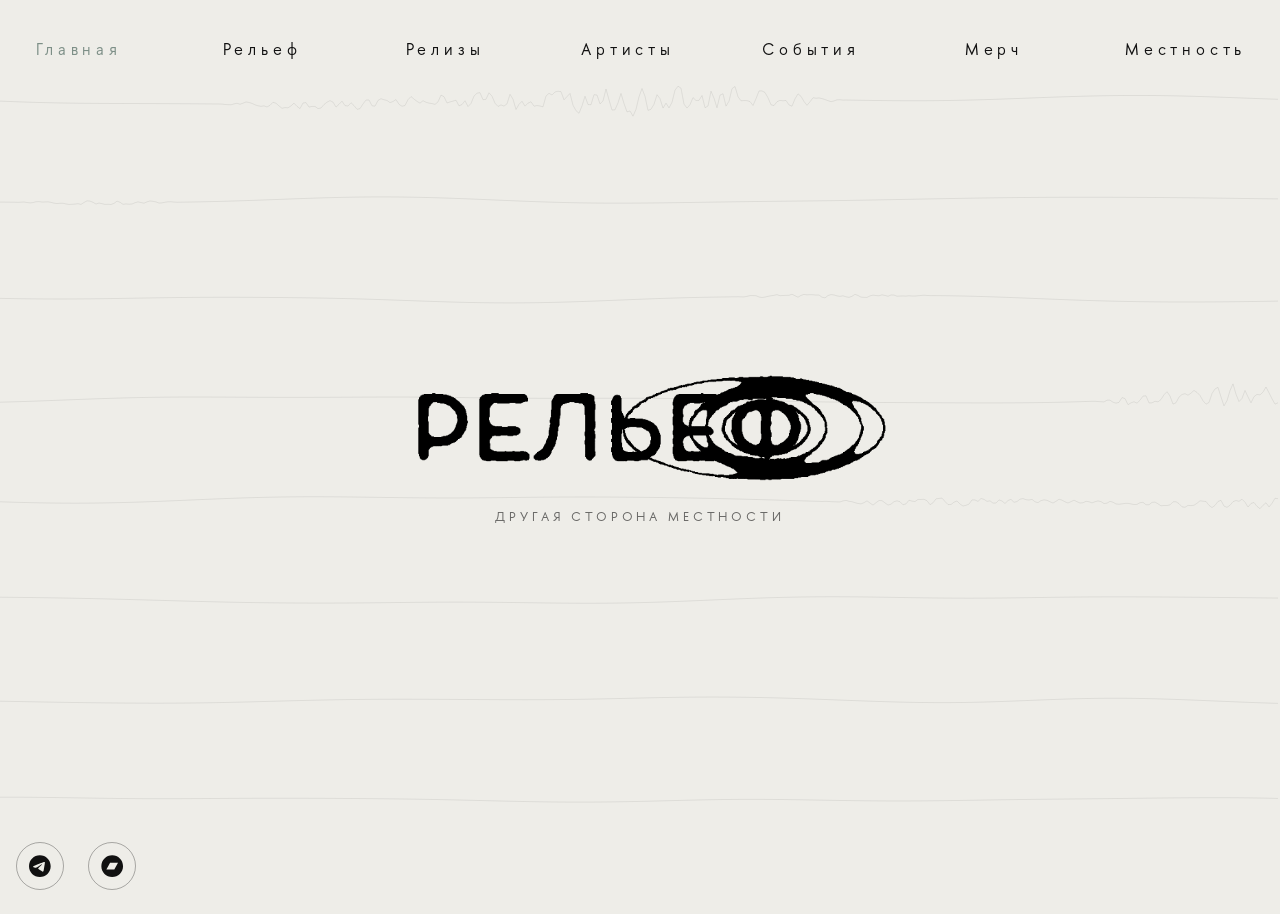
<file: index.html>
<!DOCTYPE html><html  lang="en" class="relief-html"><head><meta charset="utf-8"><meta name="viewport" content="width=device-width, initial-scale=1"><title>Рельеф — другая сторона Местности</title><style>body{background-color:#000!important;margin:0;max-width:100%;overflow-x:hidden}#app,body{min-height:100vh}#app{font-weight:400;letter-spacing:.3em;-webkit-font-smoothing:antialiased;-moz-osx-font-smoothing:grayscale;color:#2c3e50;text-align:center}#nav{min-height:10vh;padding:30px}#nav a{color:#f5fafa;font-size:1em;font-weight:lighter}@media(max-width:768px){#nav a{letter-spacing:.1em}}#nav a.router-link-exact-active{color:#91a79d}.hamburger{cursor:pointer}.h80{min-height:80vh}.button{margin:8px}.fade-enter-active,.fade-leave-active{transition:opacity .5s}.fade-enter,.fade-leave-to{opacity:0}html{height:100%}html.relief-html{background-color:#eeede8!important}html.relief-html body{background-color:transparent!important}.home{background:linear-gradient(180deg,#000 0,#000 5%,transparent 10%,transparent 80%,#000 90%,#000),url(/static/lofi_background.webp) no-repeat 50% fixed!important;background-color:#000;background-size:100% 100%,cover}.logo{font-size:3em;font-weight:400;letter-spacing:.5em;margin-bottom:10%;text-align:center}@media(max-width:768px){.logo{font-size:2em;letter-spacing:.1em}}footer{bottom:0;left:0;min-height:10vh;padding:16px;width:100%}footer a.btn{font-size:1em}@media(max-width:768px){footer a.btn{font-size:.8em;letter-spacing:.1em}}</style><style>.relief-eeg[data-v-58de19c1]{height:100vh;inset:0;pointer-events:none;position:fixed;width:100vw;z-index:-1}</style><style>.hamburger-wrapper[data-v-c39f59b6]{display:flex}.desktop-menu[data-v-c39f59b6]{display:none}.desktop-menu-item[data-v-c39f59b6]{display:block;padding:0;width:10%}@media(min-width:958px){.hamburger-wrapper[data-v-c39f59b6],.mobile-menu[data-v-c39f59b6],.mobile-overlay[data-v-c39f59b6]{display:none!important}.desktop-menu[data-v-c39f59b6]{display:flex;flex-direction:row;gap:1rem;justify-content:flex-start;width:100%}}.hamburger-btn[data-v-c39f59b6]{background:none;border:none;cursor:pointer;padding:.5rem;position:relative;z-index:1001}.hamburger-icon[data-v-c39f59b6]{color:#fff;font-size:1.5rem;transition:transform .3s ease}.hamburger-btn.is-active .hamburger-icon[data-v-c39f59b6]{transform:rotate(90deg)}.mobile-overlay[data-v-c39f59b6]{-webkit-backdrop-filter:blur(4px);backdrop-filter:blur(4px);background:#000000b3;inset:0;position:fixed;z-index:999}.mobile-menu[data-v-c39f59b6]{background:linear-gradient(180deg,#141414fa,#0a0a0afa);box-shadow:-4px 0 20px #00000080;height:100vh;padding:5rem 1.5rem 2rem;position:fixed;right:0;top:0;width:280px;z-index:1000}.mobile-nav[data-v-c39f59b6]{display:flex;flex-direction:column;gap:.5rem}.mobile-nav-item[data-v-c39f59b6]{border-bottom:1px solid hsla(0,0%,100%,.1)}.mobile-nav-item[data-v-c39f59b6]:last-child{border-bottom:none}.mobile-link[data-v-c39f59b6]{color:#fff;display:block;font-family:NotoSans,sans-serif;font-size:1.1rem;letter-spacing:.15em;padding:1rem .5rem;text-decoration:none;transition:all .3s ease}.mobile-link.router-link-exact-active[data-v-c39f59b6],.mobile-link[data-v-c39f59b6]:hover{color:#91a79d;padding-left:1rem}.mobile-link.cocomat-font[data-v-c39f59b6]{font-family:Cocomat,sans-serif}.mobile-link.sister-link[data-v-c39f59b6]{margin-top:.5rem}.relief-theme .hamburger-icon[data-v-c39f59b6]{color:#000}.relief-theme .mobile-overlay[data-v-c39f59b6]{background:#eeede8b3}.relief-theme .mobile-menu[data-v-c39f59b6]{background:#eeede8;box-shadow:-4px 0 20px #0000001f}.relief-theme .mobile-nav-item[data-v-c39f59b6]{border-bottom-color:#0000001a}.relief-theme .mobile-link[data-v-c39f59b6]{color:#000}.relief-theme #nav a[data-v-c39f59b6]{color:#111}.relief-theme #nav a.router-link-exact-active[data-v-c39f59b6],.relief-theme .mobile-link.router-link-exact-active[data-v-c39f59b6]{color:#7d8f87}.fade-enter-active[data-v-c39f59b6],.fade-leave-active[data-v-c39f59b6]{transition:opacity .3s ease}.fade-enter-from[data-v-c39f59b6],.fade-leave-to[data-v-c39f59b6]{opacity:0}.slide-enter-active[data-v-c39f59b6],.slide-leave-active[data-v-c39f59b6]{transition:transform .3s ease}.slide-enter-from[data-v-c39f59b6],.slide-leave-to[data-v-c39f59b6]{transform:translate(100%)}</style><style>.relief-logo-link[data-v-128add60]{cursor:pointer;display:contents}.relief-logo-link img[data-v-128add60]{cursor:pointer}.relief-logo-wrap[data-v-128add60]{margin:0;position:relative;width:min(560px,80vw)}.relief-logo[data-v-128add60]{display:block;height:auto;position:relative;width:100%}.relief-disc[data-v-128add60]{animation:relief-disc-spin-128add60 14s linear infinite paused;aspect-ratio:1;left:50%;opacity:0;pointer-events:none;position:absolute;top:50%;transform:translate(-50%,-50%);transition:opacity .6s ease;width:min(440px,70vw)}.relief-logo-wrap:hover .relief-disc[data-v-128add60]{animation-play-state:running;opacity:.35}@keyframes relief-disc-spin-128add60{0%{transform:translate(-50%,-50%) rotate(0)}to{transform:translate(-50%,-50%) rotate(1turn)}}@media(prefers-reduced-motion:reduce){.relief-disc[data-v-128add60]{animation:none}}.relief-sub[data-v-128add60]{color:#111;font-family:var(--relief-font);font-size:.8rem;letter-spacing:.3em;margin-top:1.5rem;opacity:.6;text-transform:uppercase}.footer-links[data-v-128add60]{display:flex;flex-wrap:wrap;gap:1.5rem;padding:1.5rem 1rem}@media(max-width:768px){.footer-links[data-v-128add60]{justify-content:center}}.social-link[data-v-128add60]{align-items:center;border:1px solid rgba(0,0,0,.3);border-radius:50%;color:#111;display:inline-flex;height:48px;justify-content:center;text-decoration:none;transition:all .3s ease;width:48px}.social-link[data-v-128add60]:hover{border-color:#7d8f87;color:#7d8f87}.social-icon[data-v-128add60]{font-size:1.4rem}</style><link rel="stylesheet" href="/_nuxt/entry.CvAKaAgn.css" crossorigin><link rel="preload" as="fetch" crossorigin="anonymous" href="/_payload.json?85d0f3d5-90ee-4ded-a186-210b0059dc92"><link rel="modulepreload" as="script" crossorigin href="/_nuxt/DzOICe0I.js"><link rel="modulepreload" as="script" crossorigin href="/_nuxt/95Q56pVb.js"><link rel="modulepreload" as="script" crossorigin href="/_nuxt/CHwMQsHH.js"><script type="module" src="/_nuxt/DzOICe0I.js" crossorigin></script><meta name="description" content="Рельеф — другая сторона «Местности»: нойз, конкрит, лефтфилд и направления, которые еще не получили названия."><meta name="format-detection" content="telephone=no"><meta property="og:site_name" content="Mestnost Records"><meta property="og:type" content="website"><meta property="og:image" content="https://mestnostrecords.com/static/relief/relief_logo.png"><meta property="og:locale" content="ru_RU"><meta name="twitter:card" content="summary_large_image"><link rel="icon" type="image/x-icon" href="/favicon.ico"><meta property="og:title" content="Рельеф — другая сторона Местности"><meta property="og:description" content="Рельеф — другая сторона «Местности»: нойз, конкрит, лефтфилд и направления, которые еще не получили названия."></head><body><div id="__nuxt"><div id="app" class="relief-theme"><canvas class="relief-eeg" aria-hidden="true" data-v-58de19c1></canvas><div class="w-100" data-v-c39f59b6><div id="nav" class="row justify-content-between" data-v-c39f59b6><div class="hamburger-wrapper d-flex w-80 justify-content-end" data-v-c39f59b6><button class="hamburger-btn" aria-label="Toggle menu" data-v-c39f59b6><!----></button></div><!----><!----><div class="desktop-menu row justify-content-between" data-v-c39f59b6><!--[--><div class="desktop-menu-item" data-v-c39f59b6><a aria-current="page" href="/" class="router-link-active router-link-exact-active btn text-nowrap px-2" data-v-c39f59b6>Главная</a></div><div class="desktop-menu-item" data-v-c39f59b6><a href="/about" class="btn text-nowrap px-2 cocomat-font" data-v-c39f59b6>Рельеф</a></div><div class="desktop-menu-item" data-v-c39f59b6><a href="/releases" class="btn text-nowrap px-2" data-v-c39f59b6>Релизы</a></div><div class="desktop-menu-item" data-v-c39f59b6><a href="/artists" class="btn text-nowrap px-2" data-v-c39f59b6>Артисты</a></div><div class="desktop-menu-item" data-v-c39f59b6><a href="/events" class="btn text-nowrap px-2" data-v-c39f59b6>События</a></div><div class="desktop-menu-item" data-v-c39f59b6><a href="/merch" class="btn text-nowrap px-2" data-v-c39f59b6>Мерч</a></div><div class="desktop-menu-item" data-v-c39f59b6><a href="https://mestnostrecords.com" rel="noopener noreferrer" class="btn text-nowrap px-2 sister-link" data-v-c39f59b6>Местность</a></div><!--]--></div></div></div><div class="relief-home" data-v-128add60><div class="container-fluid h80" data-v-128add60><div class="d-flex flex-column align-items-center justify-content-center h80" data-v-128add60><h1 class="relief-logo-wrap" data-v-128add60><a href="/about" class="relief-logo-link" aria-label="О Рельефе" data-v-128add60><img src="/static/relief/relief_disc.webp" alt aria-hidden="true" class="relief-disc" data-v-128add60><img src="/static/relief/relief_logo.webp" alt="Рельеф" class="relief-logo" width="816" height="159" data-v-128add60></a></h1><p class="relief-sub" data-v-128add60>другая сторона Местности</p></div></div><footer class="footer-links" data-v-128add60><a href="https://t.me/mestnost_label" target="_blank" rel="noopener noreferrer" class="social-link" title="Telegram" data-v-128add60><!----></a><a href="https://mestnost.bandcamp.com" target="_blank" rel="noopener noreferrer" class="social-link" title="Bandcamp" data-v-128add60><!----></a></footer></div></div></div><div id="teleports"></div><script>window.__NUXT__={};window.__NUXT__.config={public:{yandexMetrikaId:"73630327",siteUrl:"https://mestnostrecords.com",reliefSite:true},app:{baseURL:"/",buildId:"85d0f3d5-90ee-4ded-a186-210b0059dc92",buildAssetsDir:"/_nuxt/",cdnURL:""}}</script><script type="application/json" data-nuxt-data="nuxt-app" data-ssr="true" id="__NUXT_DATA__" data-src="/_payload.json?85d0f3d5-90ee-4ded-a186-210b0059dc92">[{"state":1,"once":3,"_errors":4,"serverRendered":6,"path":7,"prerenderedAt":8},["Reactive",2],{},["Set"],["ShallowReactive",5],{},true,"/",1794853927895]</script></body></html>
</file>
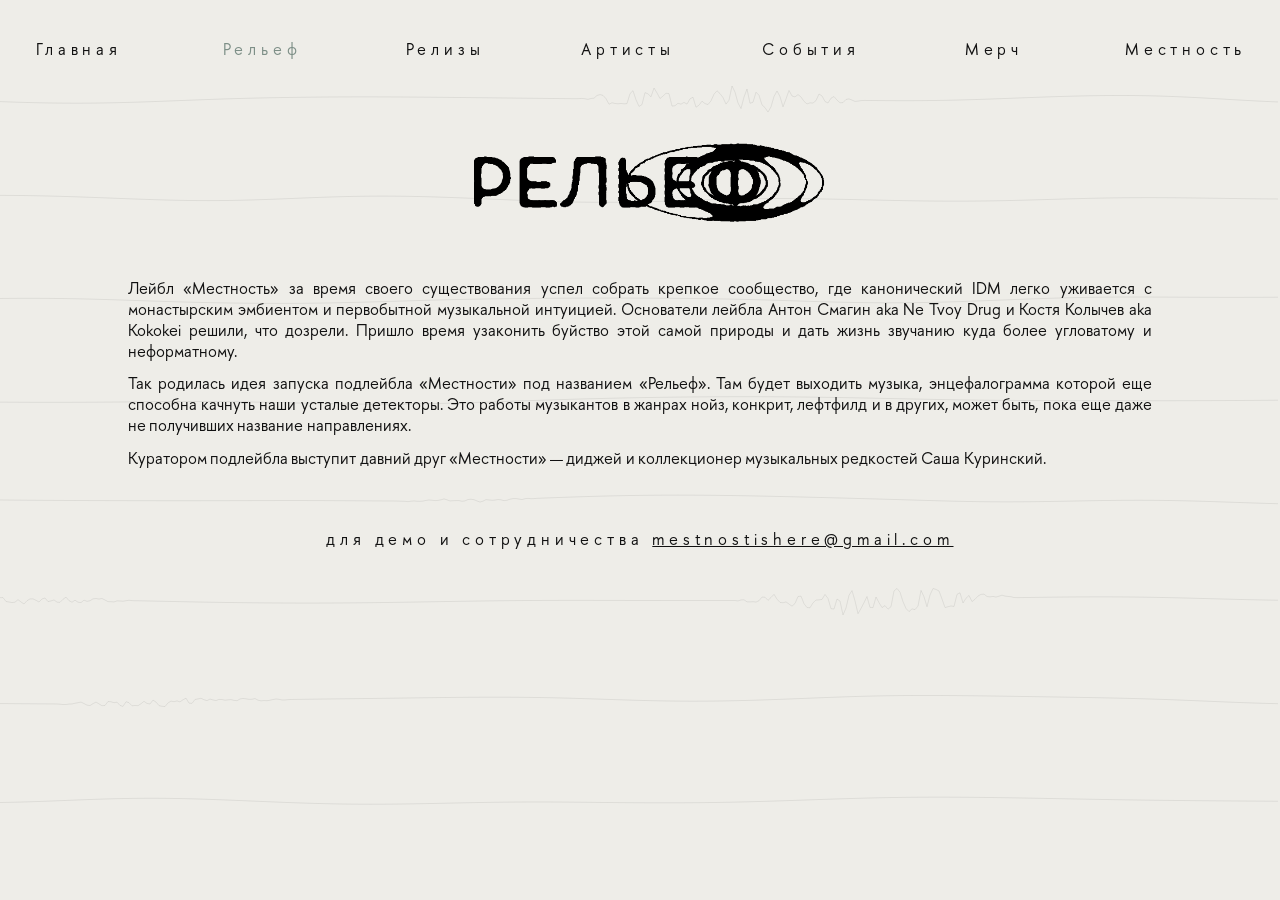
<file: about/index.html>
<!DOCTYPE html><html  lang="en" class="relief-html"><head><meta charset="utf-8"><meta name="viewport" content="width=device-width, initial-scale=1"><title>О рельефе — Relief</title><style>body{background-color:#000!important;margin:0;max-width:100%;overflow-x:hidden}#app,body{min-height:100vh}#app{font-weight:400;letter-spacing:.3em;-webkit-font-smoothing:antialiased;-moz-osx-font-smoothing:grayscale;color:#2c3e50;text-align:center}#nav{min-height:10vh;padding:30px}#nav a{color:#f5fafa;font-size:1em;font-weight:lighter}@media(max-width:768px){#nav a{letter-spacing:.1em}}#nav a.router-link-exact-active{color:#91a79d}.hamburger{cursor:pointer}.h80{min-height:80vh}.button{margin:8px}.fade-enter-active,.fade-leave-active{transition:opacity .5s}.fade-enter,.fade-leave-to{opacity:0}html{height:100%}html.relief-html{background-color:#eeede8!important}html.relief-html body{background-color:transparent!important}.home{background:linear-gradient(180deg,#000 0,#000 5%,transparent 10%,transparent 80%,#000 90%,#000),url(/static/lofi_background.webp) no-repeat 50% fixed!important;background-color:#000;background-size:100% 100%,cover}.logo{font-size:3em;font-weight:400;letter-spacing:.5em;margin-bottom:10%;text-align:center}@media(max-width:768px){.logo{font-size:2em;letter-spacing:.1em}}footer{bottom:0;left:0;min-height:10vh;padding:16px;width:100%}footer a.btn{font-size:1em}@media(max-width:768px){footer a.btn{font-size:.8em;letter-spacing:.1em}}</style><style>.relief-eeg[data-v-58de19c1]{height:100vh;inset:0;pointer-events:none;position:fixed;width:100vw;z-index:-1}</style><style>.hamburger-wrapper[data-v-c39f59b6]{display:flex}.desktop-menu[data-v-c39f59b6]{display:none}.desktop-menu-item[data-v-c39f59b6]{display:block;padding:0;width:10%}@media(min-width:958px){.hamburger-wrapper[data-v-c39f59b6],.mobile-menu[data-v-c39f59b6],.mobile-overlay[data-v-c39f59b6]{display:none!important}.desktop-menu[data-v-c39f59b6]{display:flex;flex-direction:row;gap:1rem;justify-content:flex-start;width:100%}}.hamburger-btn[data-v-c39f59b6]{background:none;border:none;cursor:pointer;padding:.5rem;position:relative;z-index:1001}.hamburger-icon[data-v-c39f59b6]{color:#fff;font-size:1.5rem;transition:transform .3s ease}.hamburger-btn.is-active .hamburger-icon[data-v-c39f59b6]{transform:rotate(90deg)}.mobile-overlay[data-v-c39f59b6]{-webkit-backdrop-filter:blur(4px);backdrop-filter:blur(4px);background:#000000b3;inset:0;position:fixed;z-index:999}.mobile-menu[data-v-c39f59b6]{background:linear-gradient(180deg,#141414fa,#0a0a0afa);box-shadow:-4px 0 20px #00000080;height:100vh;padding:5rem 1.5rem 2rem;position:fixed;right:0;top:0;width:280px;z-index:1000}.mobile-nav[data-v-c39f59b6]{display:flex;flex-direction:column;gap:.5rem}.mobile-nav-item[data-v-c39f59b6]{border-bottom:1px solid hsla(0,0%,100%,.1)}.mobile-nav-item[data-v-c39f59b6]:last-child{border-bottom:none}.mobile-link[data-v-c39f59b6]{color:#fff;display:block;font-family:NotoSans,sans-serif;font-size:1.1rem;letter-spacing:.15em;padding:1rem .5rem;text-decoration:none;transition:all .3s ease}.mobile-link.router-link-exact-active[data-v-c39f59b6],.mobile-link[data-v-c39f59b6]:hover{color:#91a79d;padding-left:1rem}.mobile-link.cocomat-font[data-v-c39f59b6]{font-family:Cocomat,sans-serif}.mobile-link.sister-link[data-v-c39f59b6]{margin-top:.5rem}.relief-theme .hamburger-icon[data-v-c39f59b6]{color:#000}.relief-theme .mobile-overlay[data-v-c39f59b6]{background:#eeede8b3}.relief-theme .mobile-menu[data-v-c39f59b6]{background:#eeede8;box-shadow:-4px 0 20px #0000001f}.relief-theme .mobile-nav-item[data-v-c39f59b6]{border-bottom-color:#0000001a}.relief-theme .mobile-link[data-v-c39f59b6]{color:#000}.relief-theme #nav a[data-v-c39f59b6]{color:#111}.relief-theme #nav a.router-link-exact-active[data-v-c39f59b6],.relief-theme .mobile-link.router-link-exact-active[data-v-c39f59b6]{color:#7d8f87}.fade-enter-active[data-v-c39f59b6],.fade-leave-active[data-v-c39f59b6]{transition:opacity .3s ease}.fade-enter-from[data-v-c39f59b6],.fade-leave-to[data-v-c39f59b6]{opacity:0}.slide-enter-active[data-v-c39f59b6],.slide-leave-active[data-v-c39f59b6]{transition:transform .3s ease}.slide-enter-from[data-v-c39f59b6],.slide-leave-to[data-v-c39f59b6]{transform:translate(100%)}</style><style>h1[data-v-b31a10d9]{color:#111}.about-logo-wrap[data-v-b31a10d9]{margin:2rem 0 1rem}.about-logo[data-v-b31a10d9]{height:auto;max-width:420px;width:60%}.description[data-v-b31a10d9]{color:#111;font-family:var(--relief-font);margin:3% 10%;text-align:justify}@media only screen and (max-width:768px){.description[data-v-b31a10d9]{font-size:1em;margin:4% 10%}}.contact[data-v-b31a10d9],.contact a[data-v-b31a10d9]{color:#111}</style><link rel="stylesheet" href="/_nuxt/entry.CvAKaAgn.css" crossorigin><link rel="preload" as="fetch" crossorigin="anonymous" href="/about/_payload.json?85d0f3d5-90ee-4ded-a186-210b0059dc92"><link rel="modulepreload" as="script" crossorigin href="/_nuxt/DzOICe0I.js"><link rel="modulepreload" as="script" crossorigin href="/_nuxt/AG9w7dD0.js"><link rel="modulepreload" as="script" crossorigin href="/_nuxt/CHwMQsHH.js"><script type="module" src="/_nuxt/DzOICe0I.js" crossorigin></script><meta name="description" content="Рельеф — другая сторона «Местности». Куратор — Саша Куринский."><meta name="format-detection" content="telephone=no"><meta property="og:site_name" content="Mestnost Records"><meta property="og:type" content="website"><meta property="og:image" content="https://mestnostrecords.com/static/mestnost_og_default.jpg"><meta property="og:locale" content="ru_RU"><meta name="twitter:card" content="summary_large_image"><link rel="icon" type="image/x-icon" href="/favicon.ico"><meta property="og:title" content="О рельефе — Relief"></head><body><div id="__nuxt"><div id="app" class="relief-theme"><canvas class="relief-eeg" aria-hidden="true" data-v-58de19c1></canvas><div class="w-100" data-v-c39f59b6><div id="nav" class="row justify-content-between" data-v-c39f59b6><div class="hamburger-wrapper d-flex w-80 justify-content-end" data-v-c39f59b6><button class="hamburger-btn" aria-label="Toggle menu" data-v-c39f59b6><!----></button></div><!----><!----><div class="desktop-menu row justify-content-between" data-v-c39f59b6><!--[--><div class="desktop-menu-item" data-v-c39f59b6><a href="/" class="btn text-nowrap px-2" data-v-c39f59b6>Главная</a></div><div class="desktop-menu-item" data-v-c39f59b6><a aria-current="page" href="/about" class="router-link-active router-link-exact-active btn text-nowrap px-2 cocomat-font" data-v-c39f59b6>Рельеф</a></div><div class="desktop-menu-item" data-v-c39f59b6><a href="/releases" class="btn text-nowrap px-2" data-v-c39f59b6>Релизы</a></div><div class="desktop-menu-item" data-v-c39f59b6><a href="/artists" class="btn text-nowrap px-2" data-v-c39f59b6>Артисты</a></div><div class="desktop-menu-item" data-v-c39f59b6><a href="/events" class="btn text-nowrap px-2" data-v-c39f59b6>События</a></div><div class="desktop-menu-item" data-v-c39f59b6><a href="/merch" class="btn text-nowrap px-2" data-v-c39f59b6>Мерч</a></div><div class="desktop-menu-item" data-v-c39f59b6><a href="https://mestnostrecords.com" rel="noopener noreferrer" class="btn text-nowrap px-2 sister-link" data-v-c39f59b6>Местность</a></div><!--]--></div></div></div><div class="about" data-v-b31a10d9><div class="row" data-v-b31a10d9><div class="col-md-12 mt-3" data-v-b31a10d9><h1 class="about-logo-wrap" data-v-b31a10d9><img src="/static/relief/relief_logo.webp" alt="РЕЛЬЕФ" class="about-logo" width="816" height="159" data-v-b31a10d9></h1></div><div class="col-md-12" data-v-b31a10d9><div class="description" lang="ru" data-v-b31a10d9><p class="mb-3" data-v-b31a10d9> Лейбл «Местность» за время своего существования успел собрать крепкое сообщество, где канонический IDM легко уживается с монастырским эмбиентом и первобытной музыкальной интуицией. Основатели лейбла Антон Смагин aka Ne Tvoy Drug и Костя Колычев aka Kokokei решили, что дозрели. Пришло время узаконить буйство этой самой природы и дать жизнь звучанию куда более угловатому и неформатному. </p><p class="mb-3" data-v-b31a10d9> Так родилась идея запуска подлейбла «Местности» под названием «Рельеф». Там будет выходить музыка, энцефалограмма которой еще способна качнуть наши усталые детекторы. Это работы музыкантов в жанрах нойз, конкрит, лефтфилд и в других, может быть, пока еще даже не получивших название направлениях. </p><p class="mb-3" data-v-b31a10d9> Куратором подлейбла выступит давний друг «Местности» — диджей и коллекционер музыкальных редкостей Саша Куринский. </p></div></div><p class="contact mt-5 mb-5" data-v-b31a10d9> для демо и сотрудничества <a href="mailto:mestnostishere@gmail.com" data-v-b31a10d9>mestnostishere@gmail.com</a></p></div></div></div></div><div id="teleports"></div><script>window.__NUXT__={};window.__NUXT__.config={public:{yandexMetrikaId:"73630327",siteUrl:"https://mestnostrecords.com",reliefSite:true},app:{baseURL:"/",buildId:"85d0f3d5-90ee-4ded-a186-210b0059dc92",buildAssetsDir:"/_nuxt/",cdnURL:""}}</script><script type="application/json" data-nuxt-data="nuxt-app" data-ssr="true" id="__NUXT_DATA__" data-src="/about/_payload.json?85d0f3d5-90ee-4ded-a186-210b0059dc92">[{"state":1,"once":3,"_errors":4,"serverRendered":6,"path":7,"prerenderedAt":8},["Reactive",2],{},["Set"],["ShallowReactive",5],{},true,"/about",1794853927950]</script></body></html>
</file>
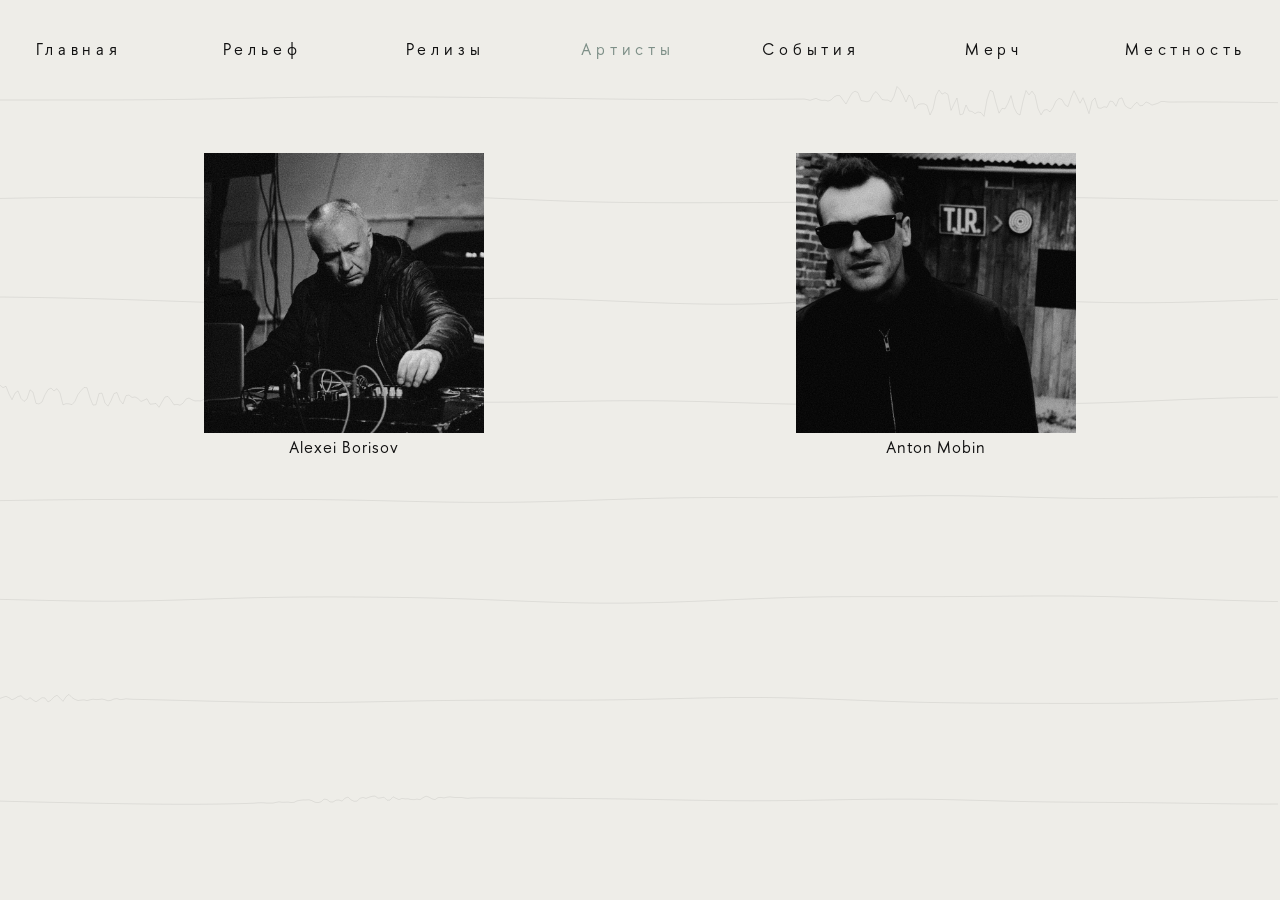
<file: artists/index.html>
<!DOCTYPE html><html  lang="en" class="relief-html"><head><meta charset="utf-8"><meta name="viewport" content="width=device-width, initial-scale=1"><title>Артисты — Relief</title><style>body{background-color:#000!important;margin:0;max-width:100%;overflow-x:hidden}#app,body{min-height:100vh}#app{font-weight:400;letter-spacing:.3em;-webkit-font-smoothing:antialiased;-moz-osx-font-smoothing:grayscale;color:#2c3e50;text-align:center}#nav{min-height:10vh;padding:30px}#nav a{color:#f5fafa;font-size:1em;font-weight:lighter}@media(max-width:768px){#nav a{letter-spacing:.1em}}#nav a.router-link-exact-active{color:#91a79d}.hamburger{cursor:pointer}.h80{min-height:80vh}.button{margin:8px}.fade-enter-active,.fade-leave-active{transition:opacity .5s}.fade-enter,.fade-leave-to{opacity:0}html{height:100%}html.relief-html{background-color:#eeede8!important}html.relief-html body{background-color:transparent!important}.home{background:linear-gradient(180deg,#000 0,#000 5%,transparent 10%,transparent 80%,#000 90%,#000),url(/static/lofi_background.webp) no-repeat 50% fixed!important;background-color:#000;background-size:100% 100%,cover}.logo{font-size:3em;font-weight:400;letter-spacing:.5em;margin-bottom:10%;text-align:center}@media(max-width:768px){.logo{font-size:2em;letter-spacing:.1em}}footer{bottom:0;left:0;min-height:10vh;padding:16px;width:100%}footer a.btn{font-size:1em}@media(max-width:768px){footer a.btn{font-size:.8em;letter-spacing:.1em}}</style><style>.relief-eeg[data-v-58de19c1]{height:100vh;inset:0;pointer-events:none;position:fixed;width:100vw;z-index:-1}</style><style>.hamburger-wrapper[data-v-c39f59b6]{display:flex}.desktop-menu[data-v-c39f59b6]{display:none}.desktop-menu-item[data-v-c39f59b6]{display:block;padding:0;width:10%}@media(min-width:958px){.hamburger-wrapper[data-v-c39f59b6],.mobile-menu[data-v-c39f59b6],.mobile-overlay[data-v-c39f59b6]{display:none!important}.desktop-menu[data-v-c39f59b6]{display:flex;flex-direction:row;gap:1rem;justify-content:flex-start;width:100%}}.hamburger-btn[data-v-c39f59b6]{background:none;border:none;cursor:pointer;padding:.5rem;position:relative;z-index:1001}.hamburger-icon[data-v-c39f59b6]{color:#fff;font-size:1.5rem;transition:transform .3s ease}.hamburger-btn.is-active .hamburger-icon[data-v-c39f59b6]{transform:rotate(90deg)}.mobile-overlay[data-v-c39f59b6]{-webkit-backdrop-filter:blur(4px);backdrop-filter:blur(4px);background:#000000b3;inset:0;position:fixed;z-index:999}.mobile-menu[data-v-c39f59b6]{background:linear-gradient(180deg,#141414fa,#0a0a0afa);box-shadow:-4px 0 20px #00000080;height:100vh;padding:5rem 1.5rem 2rem;position:fixed;right:0;top:0;width:280px;z-index:1000}.mobile-nav[data-v-c39f59b6]{display:flex;flex-direction:column;gap:.5rem}.mobile-nav-item[data-v-c39f59b6]{border-bottom:1px solid hsla(0,0%,100%,.1)}.mobile-nav-item[data-v-c39f59b6]:last-child{border-bottom:none}.mobile-link[data-v-c39f59b6]{color:#fff;display:block;font-family:NotoSans,sans-serif;font-size:1.1rem;letter-spacing:.15em;padding:1rem .5rem;text-decoration:none;transition:all .3s ease}.mobile-link.router-link-exact-active[data-v-c39f59b6],.mobile-link[data-v-c39f59b6]:hover{color:#91a79d;padding-left:1rem}.mobile-link.cocomat-font[data-v-c39f59b6]{font-family:Cocomat,sans-serif}.mobile-link.sister-link[data-v-c39f59b6]{margin-top:.5rem}.relief-theme .hamburger-icon[data-v-c39f59b6]{color:#000}.relief-theme .mobile-overlay[data-v-c39f59b6]{background:#eeede8b3}.relief-theme .mobile-menu[data-v-c39f59b6]{background:#eeede8;box-shadow:-4px 0 20px #0000001f}.relief-theme .mobile-nav-item[data-v-c39f59b6]{border-bottom-color:#0000001a}.relief-theme .mobile-link[data-v-c39f59b6]{color:#000}.relief-theme #nav a[data-v-c39f59b6]{color:#111}.relief-theme #nav a.router-link-exact-active[data-v-c39f59b6],.relief-theme .mobile-link.router-link-exact-active[data-v-c39f59b6]{color:#7d8f87}.fade-enter-active[data-v-c39f59b6],.fade-leave-active[data-v-c39f59b6]{transition:opacity .3s ease}.fade-enter-from[data-v-c39f59b6],.fade-leave-to[data-v-c39f59b6]{opacity:0}.slide-enter-active[data-v-c39f59b6],.slide-leave-active[data-v-c39f59b6]{transition:transform .3s ease}.slide-enter-from[data-v-c39f59b6],.slide-leave-to[data-v-c39f59b6]{transform:translate(100%)}</style><style>.description[data-v-ed528f39]{color:#111;cursor:pointer;font-family:var(--relief-font);font-size:1em;font-weight:400;letter-spacing:.06em;line-height:1.3}.description[data-v-ed528f39]:hover{color:#7d8f87}.p-5[data-v-ed528f39]{justify-content:space-around}.crop[data-v-ed528f39]{height:280px;-o-object-fit:cover;object-fit:cover;width:280px}@media only screen and (max-width:1000px){.crop[data-v-ed528f39]{height:210px;width:210px}}</style><link rel="stylesheet" href="/_nuxt/entry.CvAKaAgn.css" crossorigin><link rel="preload" as="fetch" crossorigin="anonymous" href="/artists/_payload.json?85d0f3d5-90ee-4ded-a186-210b0059dc92"><link rel="modulepreload" as="script" crossorigin href="/_nuxt/DzOICe0I.js"><link rel="modulepreload" as="script" crossorigin href="/_nuxt/D0Y71sRt.js"><script type="module" src="/_nuxt/DzOICe0I.js" crossorigin></script><meta hid="description" name="description" content="Московский лейбл «Местность»"><meta name="format-detection" content="telephone=no"><meta property="og:site_name" content="Mestnost Records"><meta property="og:type" content="website"><meta property="og:image" content="https://mestnostrecords.com/static/mestnost_og_default.jpg"><meta property="og:locale" content="ru_RU"><meta name="twitter:card" content="summary_large_image"><link rel="icon" type="image/x-icon" href="/favicon.ico"><meta property="og:title" content="Артисты — Relief"></head><body><div id="__nuxt"><div id="app" class="relief-theme"><canvas class="relief-eeg" aria-hidden="true" data-v-58de19c1></canvas><div class="w-100" data-v-c39f59b6><div id="nav" class="row justify-content-between" data-v-c39f59b6><div class="hamburger-wrapper d-flex w-80 justify-content-end" data-v-c39f59b6><button class="hamburger-btn" aria-label="Toggle menu" data-v-c39f59b6><!----></button></div><!----><!----><div class="desktop-menu row justify-content-between" data-v-c39f59b6><!--[--><div class="desktop-menu-item" data-v-c39f59b6><a href="/" class="btn text-nowrap px-2" data-v-c39f59b6>Главная</a></div><div class="desktop-menu-item" data-v-c39f59b6><a href="/about" class="btn text-nowrap px-2 cocomat-font" data-v-c39f59b6>Рельеф</a></div><div class="desktop-menu-item" data-v-c39f59b6><a href="/releases" class="btn text-nowrap px-2" data-v-c39f59b6>Релизы</a></div><div class="desktop-menu-item" data-v-c39f59b6><a aria-current="page" href="/artists" class="router-link-active router-link-exact-active btn text-nowrap px-2" data-v-c39f59b6>Артисты</a></div><div class="desktop-menu-item" data-v-c39f59b6><a href="/events" class="btn text-nowrap px-2" data-v-c39f59b6>События</a></div><div class="desktop-menu-item" data-v-c39f59b6><a href="/merch" class="btn text-nowrap px-2" data-v-c39f59b6>Мерч</a></div><div class="desktop-menu-item" data-v-c39f59b6><a href="https://mestnostrecords.com" rel="noopener noreferrer" class="btn text-nowrap px-2 sister-link" data-v-c39f59b6>Местность</a></div><!--]--></div></div></div><div class="artists" data-v-ed528f39><div class="container-fluid" data-v-ed528f39><div class="row p-5" data-v-ed528f39><!--[--><div class="col-md-4 col-sm-6 col-12 align-items-center" data-v-ed528f39><a href="/artists/alexei-borisov" class="btn" data-v-ed528f39><div class="mb-1 align-middle" data-v-ed528f39><img src="/static/relief/borisov_face_relief.webp" alt="Alexei Borisov" class="crop" loading="lazy" data-v-ed528f39></div><p class="description" data-v-ed528f39>Alexei Borisov</p></a></div><div class="col-md-4 col-sm-6 col-12 align-items-center" data-v-ed528f39><a href="/artists/anton-mobin" class="btn" data-v-ed528f39><div class="mb-1 align-middle" data-v-ed528f39><img src="/static/relief/anton_mobin_face_relief.webp" alt="Anton Mobin" class="crop" loading="lazy" data-v-ed528f39></div><p class="description" data-v-ed528f39>Anton Mobin</p></a></div><!--]--></div></div></div></div></div><div id="teleports"></div><script>window.__NUXT__={};window.__NUXT__.config={public:{yandexMetrikaId:"73630327",siteUrl:"https://mestnostrecords.com",reliefSite:true},app:{baseURL:"/",buildId:"85d0f3d5-90ee-4ded-a186-210b0059dc92",buildAssetsDir:"/_nuxt/",cdnURL:""}}</script><script type="application/json" data-nuxt-data="nuxt-app" data-ssr="true" id="__NUXT_DATA__" data-src="/artists/_payload.json?85d0f3d5-90ee-4ded-a186-210b0059dc92">[{"state":1,"once":3,"_errors":4,"serverRendered":6,"path":7,"prerenderedAt":8},["Reactive",2],{},["Set"],["ShallowReactive",5],{},true,"/artists",1794853927951]</script></body></html>
</file>
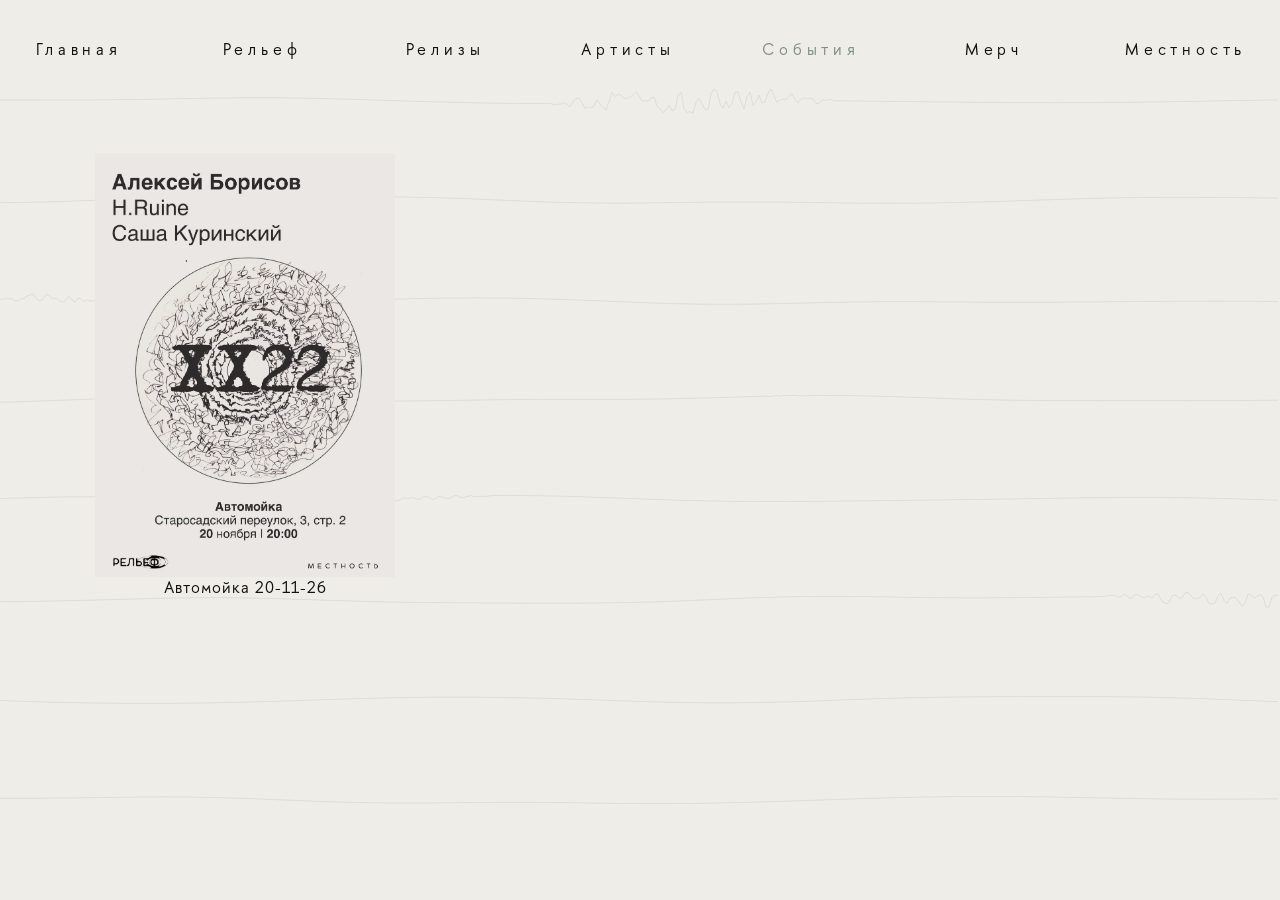
<file: events/index.html>
<!DOCTYPE html><html  lang="en" class="relief-html"><head><meta charset="utf-8"><meta name="viewport" content="width=device-width, initial-scale=1"><title>События — Relief</title><style>body{background-color:#000!important;margin:0;max-width:100%;overflow-x:hidden}#app,body{min-height:100vh}#app{font-weight:400;letter-spacing:.3em;-webkit-font-smoothing:antialiased;-moz-osx-font-smoothing:grayscale;color:#2c3e50;text-align:center}#nav{min-height:10vh;padding:30px}#nav a{color:#f5fafa;font-size:1em;font-weight:lighter}@media(max-width:768px){#nav a{letter-spacing:.1em}}#nav a.router-link-exact-active{color:#91a79d}.hamburger{cursor:pointer}.h80{min-height:80vh}.button{margin:8px}.fade-enter-active,.fade-leave-active{transition:opacity .5s}.fade-enter,.fade-leave-to{opacity:0}html{height:100%}html.relief-html{background-color:#eeede8!important}html.relief-html body{background-color:transparent!important}.home{background:linear-gradient(180deg,#000 0,#000 5%,transparent 10%,transparent 80%,#000 90%,#000),url(/static/lofi_background.webp) no-repeat 50% fixed!important;background-color:#000;background-size:100% 100%,cover}.logo{font-size:3em;font-weight:400;letter-spacing:.5em;margin-bottom:10%;text-align:center}@media(max-width:768px){.logo{font-size:2em;letter-spacing:.1em}}footer{bottom:0;left:0;min-height:10vh;padding:16px;width:100%}footer a.btn{font-size:1em}@media(max-width:768px){footer a.btn{font-size:.8em;letter-spacing:.1em}}</style><style>.relief-eeg[data-v-58de19c1]{height:100vh;inset:0;pointer-events:none;position:fixed;width:100vw;z-index:-1}</style><style>.hamburger-wrapper[data-v-c39f59b6]{display:flex}.desktop-menu[data-v-c39f59b6]{display:none}.desktop-menu-item[data-v-c39f59b6]{display:block;padding:0;width:10%}@media(min-width:958px){.hamburger-wrapper[data-v-c39f59b6],.mobile-menu[data-v-c39f59b6],.mobile-overlay[data-v-c39f59b6]{display:none!important}.desktop-menu[data-v-c39f59b6]{display:flex;flex-direction:row;gap:1rem;justify-content:flex-start;width:100%}}.hamburger-btn[data-v-c39f59b6]{background:none;border:none;cursor:pointer;padding:.5rem;position:relative;z-index:1001}.hamburger-icon[data-v-c39f59b6]{color:#fff;font-size:1.5rem;transition:transform .3s ease}.hamburger-btn.is-active .hamburger-icon[data-v-c39f59b6]{transform:rotate(90deg)}.mobile-overlay[data-v-c39f59b6]{-webkit-backdrop-filter:blur(4px);backdrop-filter:blur(4px);background:#000000b3;inset:0;position:fixed;z-index:999}.mobile-menu[data-v-c39f59b6]{background:linear-gradient(180deg,#141414fa,#0a0a0afa);box-shadow:-4px 0 20px #00000080;height:100vh;padding:5rem 1.5rem 2rem;position:fixed;right:0;top:0;width:280px;z-index:1000}.mobile-nav[data-v-c39f59b6]{display:flex;flex-direction:column;gap:.5rem}.mobile-nav-item[data-v-c39f59b6]{border-bottom:1px solid hsla(0,0%,100%,.1)}.mobile-nav-item[data-v-c39f59b6]:last-child{border-bottom:none}.mobile-link[data-v-c39f59b6]{color:#fff;display:block;font-family:NotoSans,sans-serif;font-size:1.1rem;letter-spacing:.15em;padding:1rem .5rem;text-decoration:none;transition:all .3s ease}.mobile-link.router-link-exact-active[data-v-c39f59b6],.mobile-link[data-v-c39f59b6]:hover{color:#91a79d;padding-left:1rem}.mobile-link.cocomat-font[data-v-c39f59b6]{font-family:Cocomat,sans-serif}.mobile-link.sister-link[data-v-c39f59b6]{margin-top:.5rem}.relief-theme .hamburger-icon[data-v-c39f59b6]{color:#000}.relief-theme .mobile-overlay[data-v-c39f59b6]{background:#eeede8b3}.relief-theme .mobile-menu[data-v-c39f59b6]{background:#eeede8;box-shadow:-4px 0 20px #0000001f}.relief-theme .mobile-nav-item[data-v-c39f59b6]{border-bottom-color:#0000001a}.relief-theme .mobile-link[data-v-c39f59b6]{color:#000}.relief-theme #nav a[data-v-c39f59b6]{color:#111}.relief-theme #nav a.router-link-exact-active[data-v-c39f59b6],.relief-theme .mobile-link.router-link-exact-active[data-v-c39f59b6]{color:#7d8f87}.fade-enter-active[data-v-c39f59b6],.fade-leave-active[data-v-c39f59b6]{transition:opacity .3s ease}.fade-enter-from[data-v-c39f59b6],.fade-leave-to[data-v-c39f59b6]{opacity:0}.slide-enter-active[data-v-c39f59b6],.slide-leave-active[data-v-c39f59b6]{transition:transform .3s ease}.slide-enter-from[data-v-c39f59b6],.slide-leave-to[data-v-c39f59b6]{transform:translate(100%)}</style><style>.description[data-v-b9a6eaee]{color:#111;cursor:pointer;font-family:var(--relief-font)!important;font-size:1em;font-weight:400;letter-spacing:.06em;line-height:1.3}.description[data-v-b9a6eaee]:hover{color:#7d8f87}.event-image[data-v-b9a6eaee]{display:block;height:auto;margin:0 auto;max-width:300px;width:100%}</style><link rel="stylesheet" href="/_nuxt/entry.CvAKaAgn.css" crossorigin><link rel="preload" as="fetch" crossorigin="anonymous" href="/events/_payload.json?85d0f3d5-90ee-4ded-a186-210b0059dc92"><link rel="modulepreload" as="script" crossorigin href="/_nuxt/DzOICe0I.js"><link rel="modulepreload" as="script" crossorigin href="/_nuxt/CtgVPkzG.js"><script type="module" src="/_nuxt/DzOICe0I.js" crossorigin></script><meta hid="description" name="description" content="Московский лейбл «Местность»"><meta name="format-detection" content="telephone=no"><meta property="og:site_name" content="Mestnost Records"><meta property="og:type" content="website"><meta property="og:image" content="https://mestnostrecords.com/static/mestnost_og_default.jpg"><meta property="og:locale" content="ru_RU"><meta name="twitter:card" content="summary_large_image"><link rel="icon" type="image/x-icon" href="/favicon.ico"><meta property="og:title" content="События — Relief"></head><body><div id="__nuxt"><div id="app" class="relief-theme"><canvas class="relief-eeg" aria-hidden="true" data-v-58de19c1></canvas><div class="w-100" data-v-c39f59b6><div id="nav" class="row justify-content-between" data-v-c39f59b6><div class="hamburger-wrapper d-flex w-80 justify-content-end" data-v-c39f59b6><button class="hamburger-btn" aria-label="Toggle menu" data-v-c39f59b6><!----></button></div><!----><!----><div class="desktop-menu row justify-content-between" data-v-c39f59b6><!--[--><div class="desktop-menu-item" data-v-c39f59b6><a href="/" class="btn text-nowrap px-2" data-v-c39f59b6>Главная</a></div><div class="desktop-menu-item" data-v-c39f59b6><a href="/about" class="btn text-nowrap px-2 cocomat-font" data-v-c39f59b6>Рельеф</a></div><div class="desktop-menu-item" data-v-c39f59b6><a href="/releases" class="btn text-nowrap px-2" data-v-c39f59b6>Релизы</a></div><div class="desktop-menu-item" data-v-c39f59b6><a href="/artists" class="btn text-nowrap px-2" data-v-c39f59b6>Артисты</a></div><div class="desktop-menu-item" data-v-c39f59b6><a aria-current="page" href="/events" class="router-link-active router-link-exact-active btn text-nowrap px-2" data-v-c39f59b6>События</a></div><div class="desktop-menu-item" data-v-c39f59b6><a href="/merch" class="btn text-nowrap px-2" data-v-c39f59b6>Мерч</a></div><div class="desktop-menu-item" data-v-c39f59b6><a href="https://mestnostrecords.com" rel="noopener noreferrer" class="btn text-nowrap px-2 sister-link" data-v-c39f59b6>Местность</a></div><!--]--></div></div></div><div class="events" data-v-b9a6eaee><div class="container-fluid" data-v-b9a6eaee><div class="row p-5" data-v-b9a6eaee><!--[--><div class="col-md-4 col-sm-6 col-12 align-items-center" data-v-b9a6eaee><a href="/events/20-11-26-avtomoyka" class="btn" data-v-b9a6eaee><img src="/static/20-11-26-avtomoyka.webp" alt="20 ноября | Автомойка" class="event-image" loading="lazy" data-v-b9a6eaee><div data-v-b9a6eaee><p class="description" data-v-b9a6eaee>Автомойка 20-11-26</p></div></a></div><!--]--></div></div></div></div></div><div id="teleports"></div><script>window.__NUXT__={};window.__NUXT__.config={public:{yandexMetrikaId:"73630327",siteUrl:"https://mestnostrecords.com",reliefSite:true},app:{baseURL:"/",buildId:"85d0f3d5-90ee-4ded-a186-210b0059dc92",buildAssetsDir:"/_nuxt/",cdnURL:""}}</script><script type="application/json" data-nuxt-data="nuxt-app" data-ssr="true" id="__NUXT_DATA__" data-src="/events/_payload.json?85d0f3d5-90ee-4ded-a186-210b0059dc92">[{"state":1,"once":3,"_errors":4,"serverRendered":6,"path":7,"prerenderedAt":8},["Reactive",2],{},["Set"],["ShallowReactive",5],{},true,"/events",1794853927951]</script></body></html>
</file>
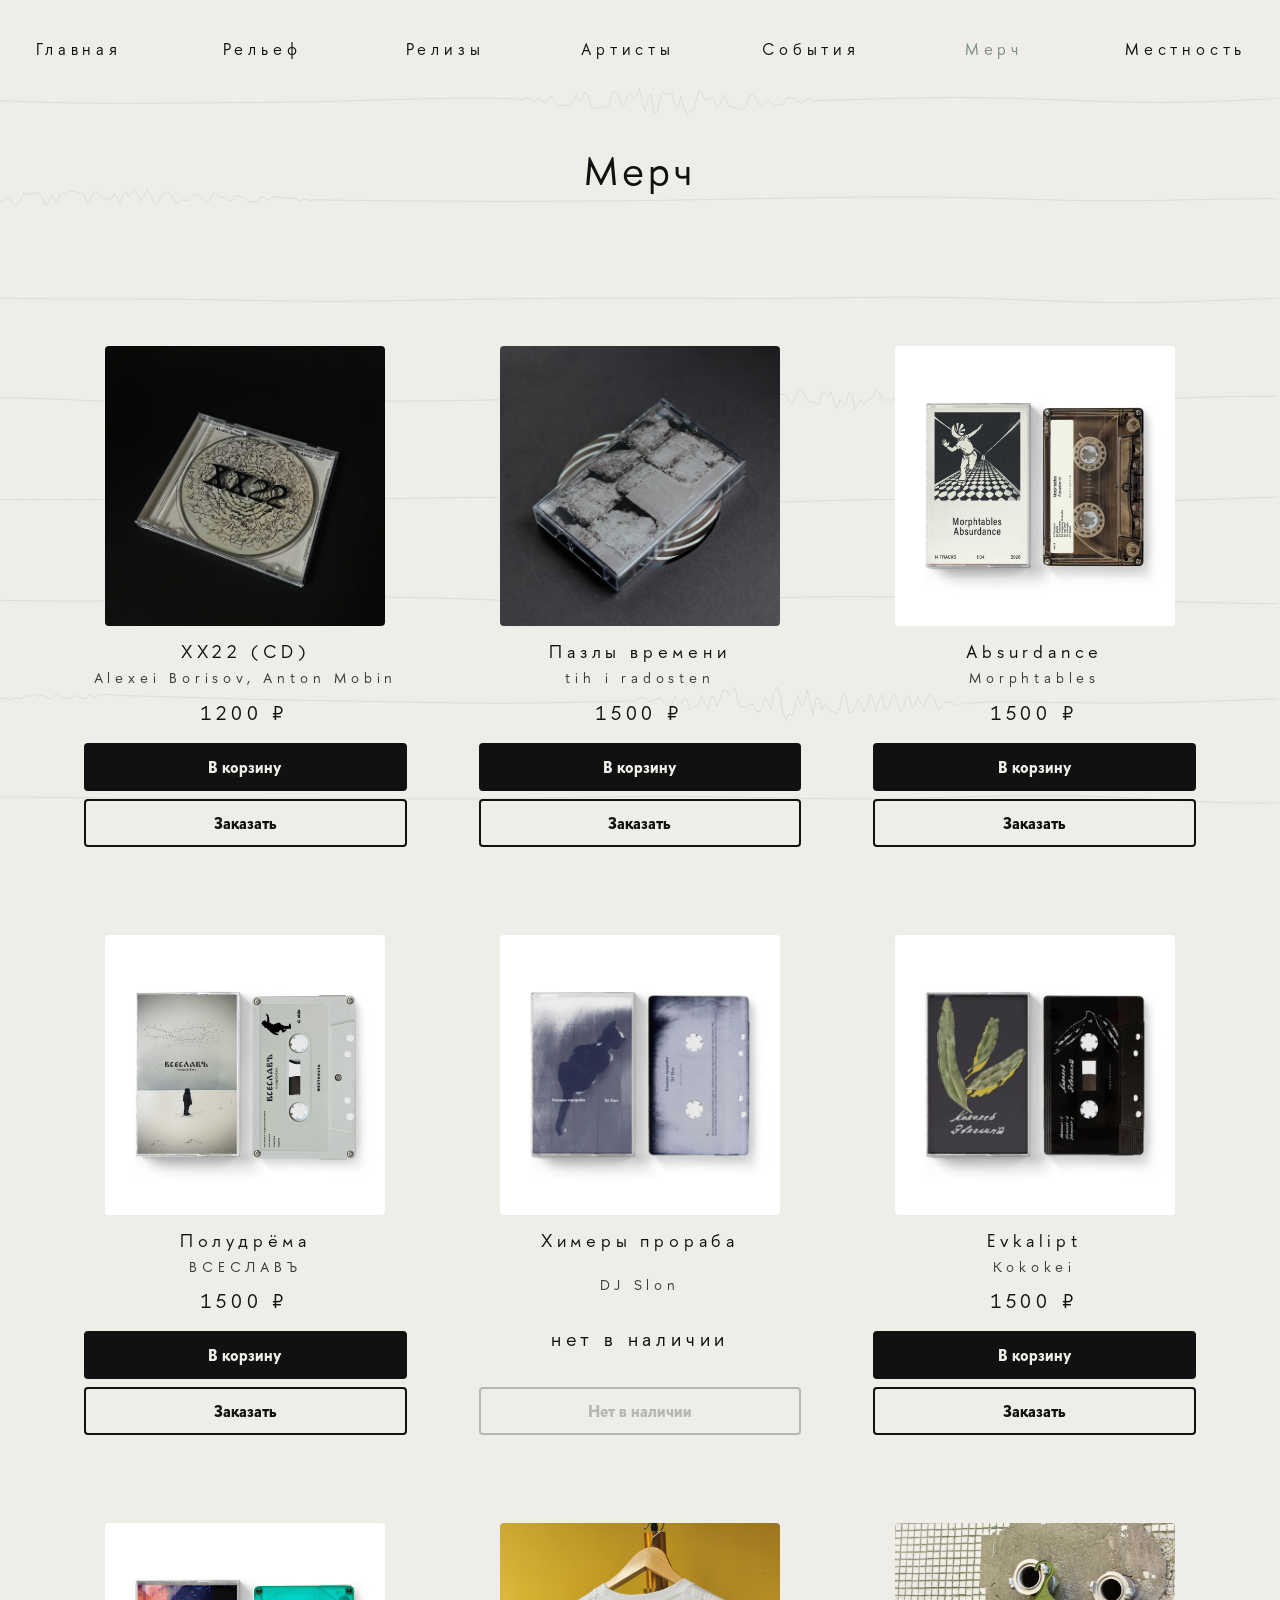
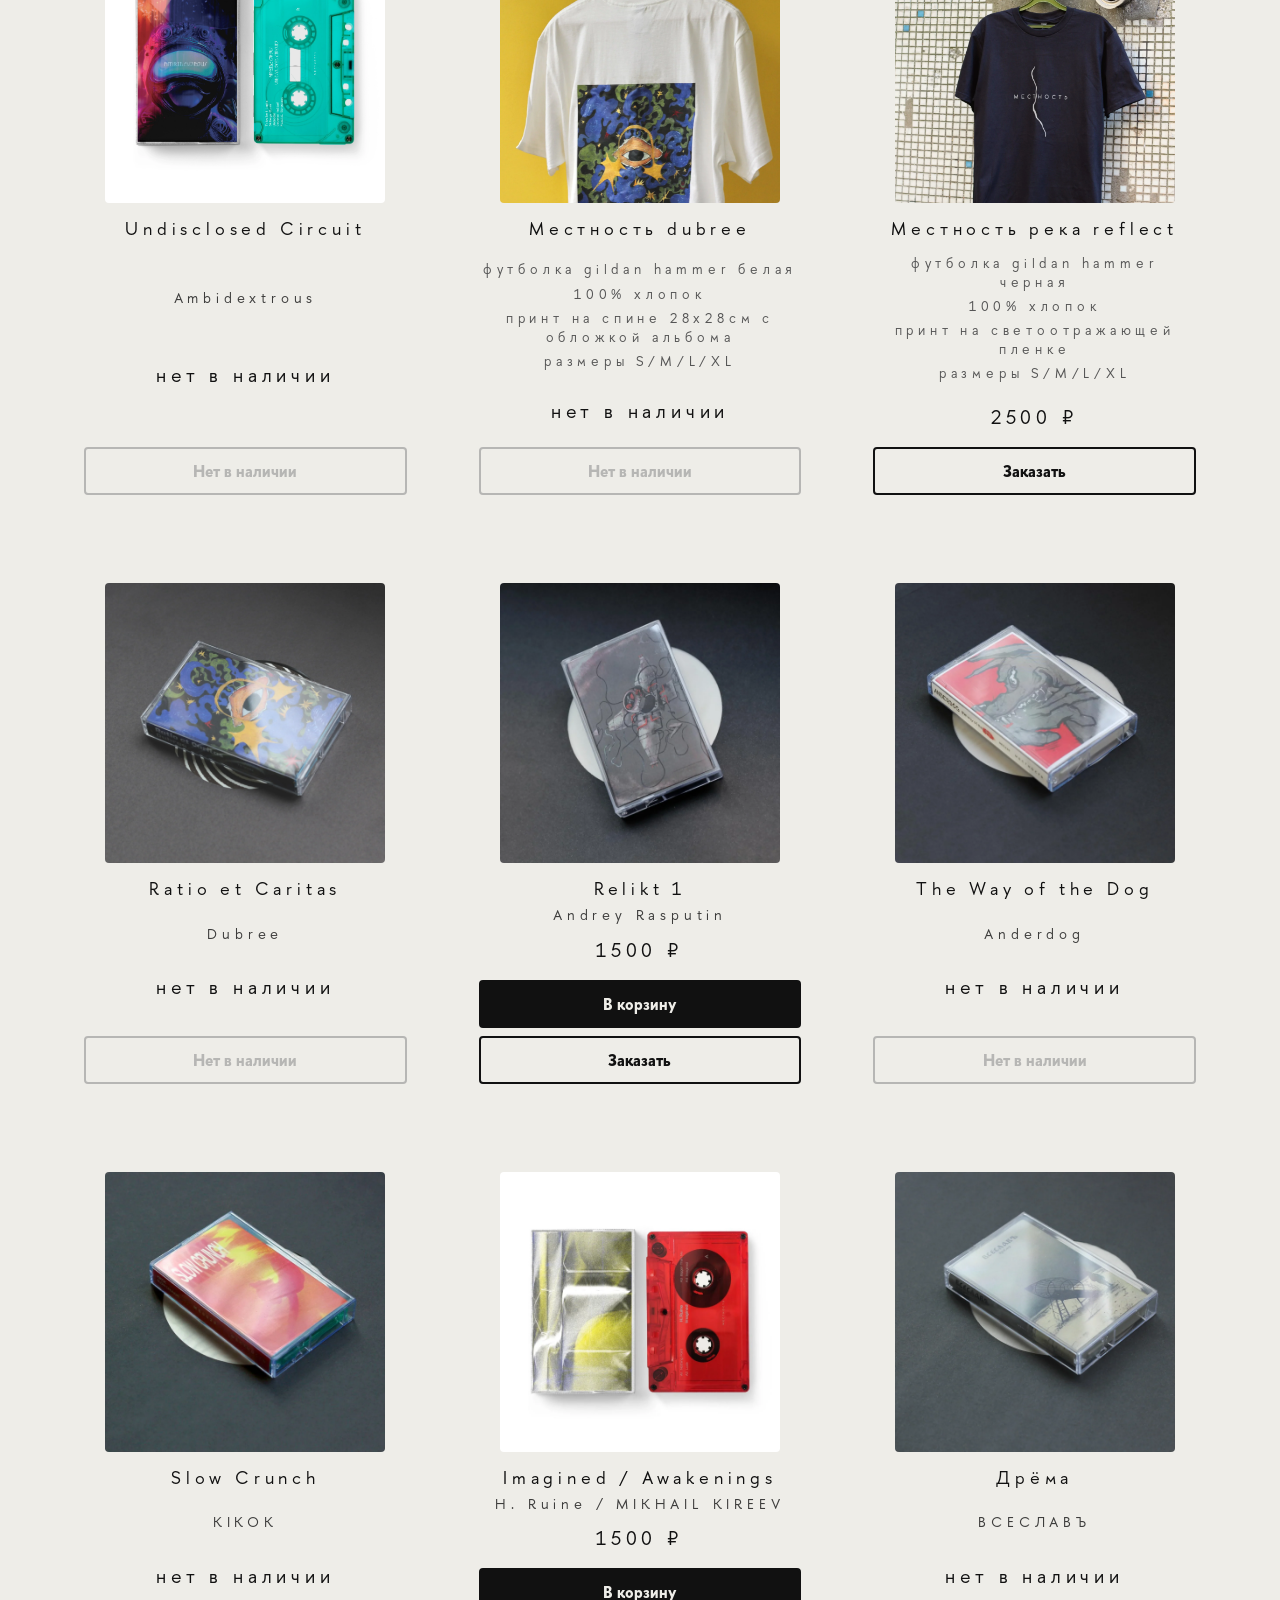
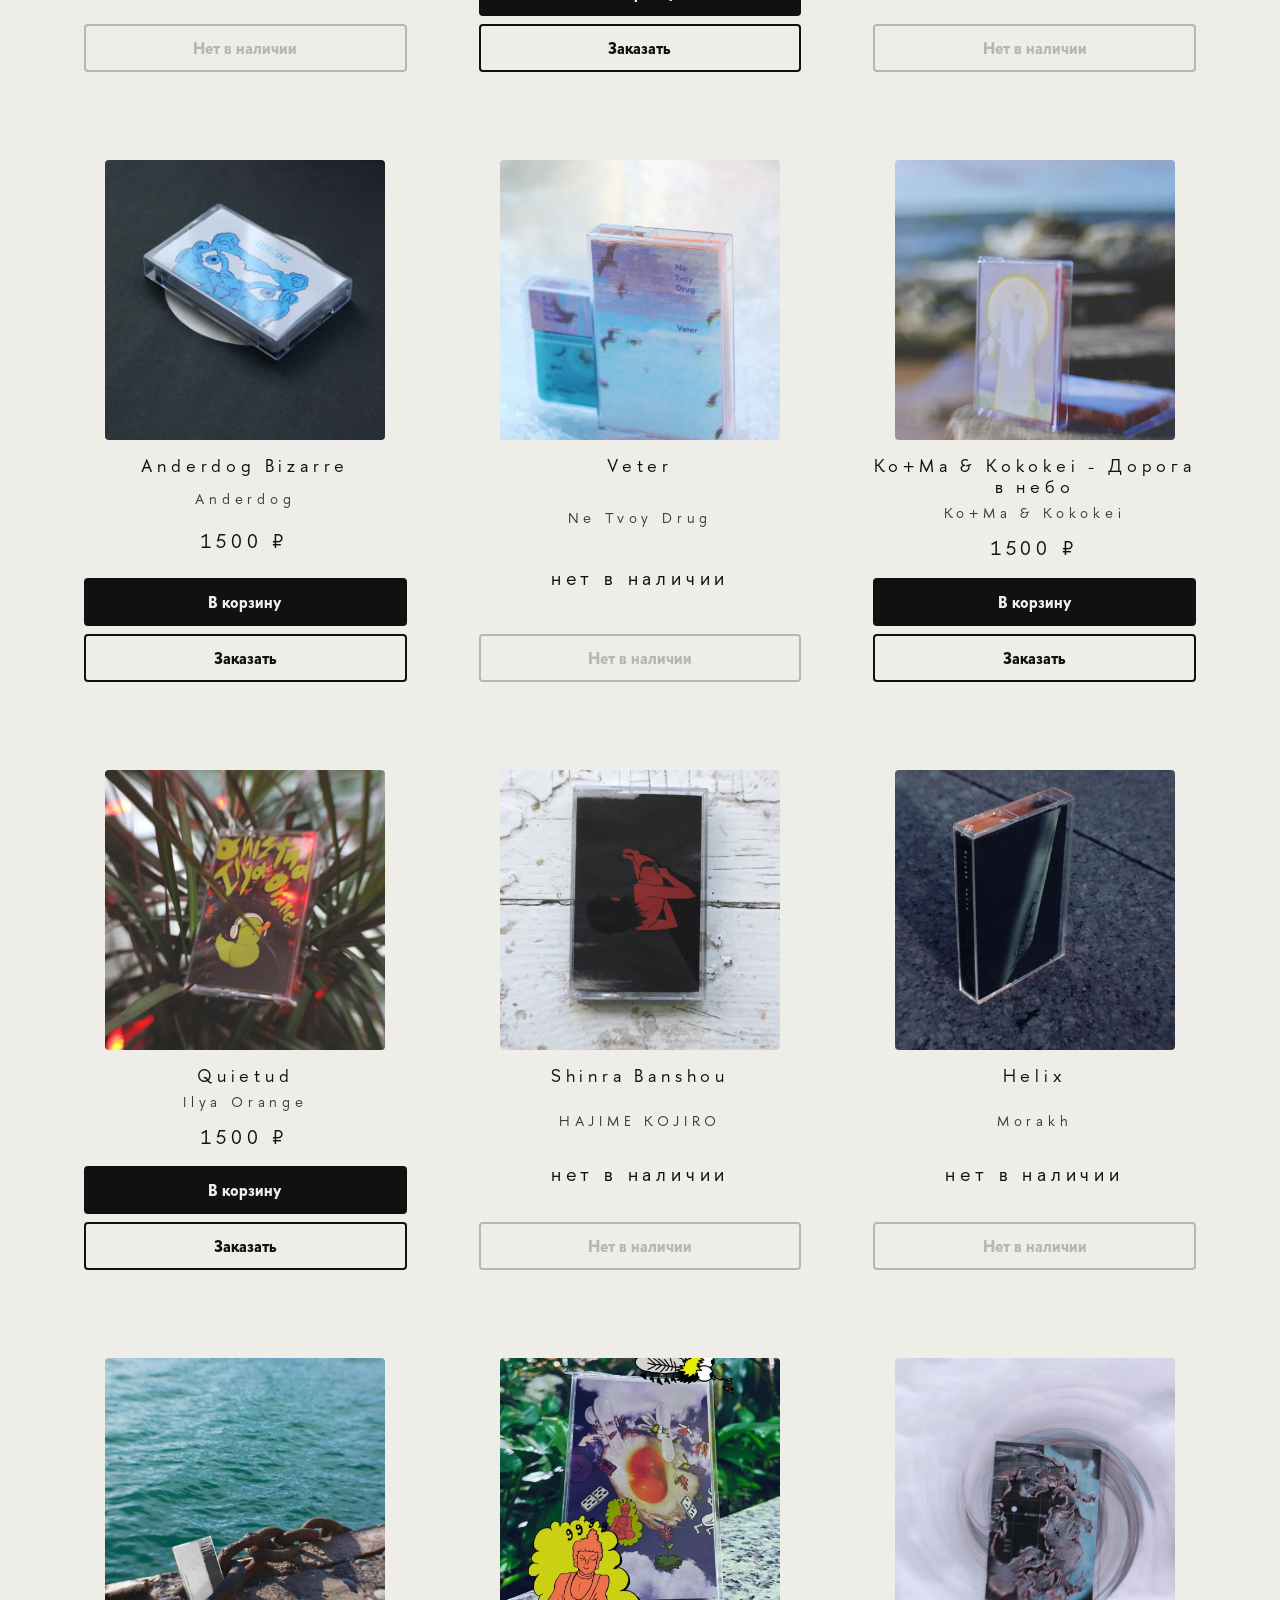
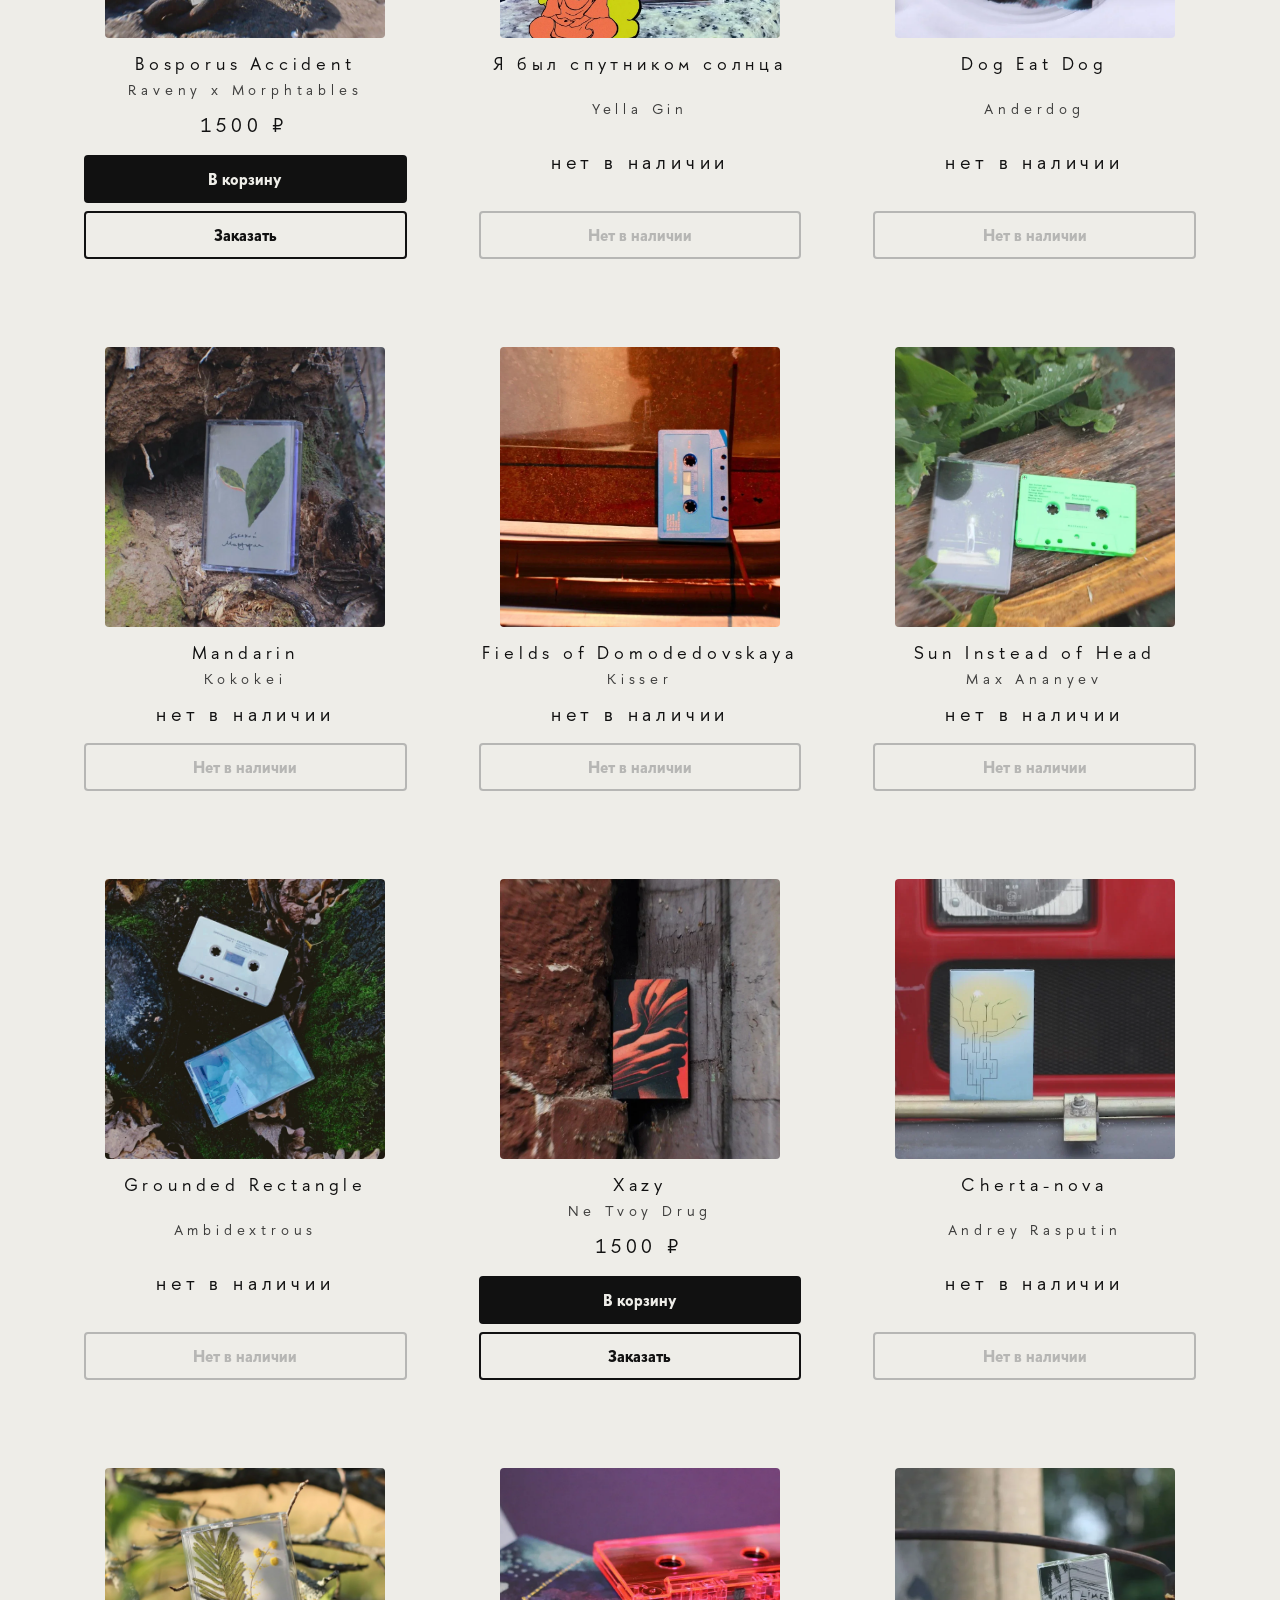
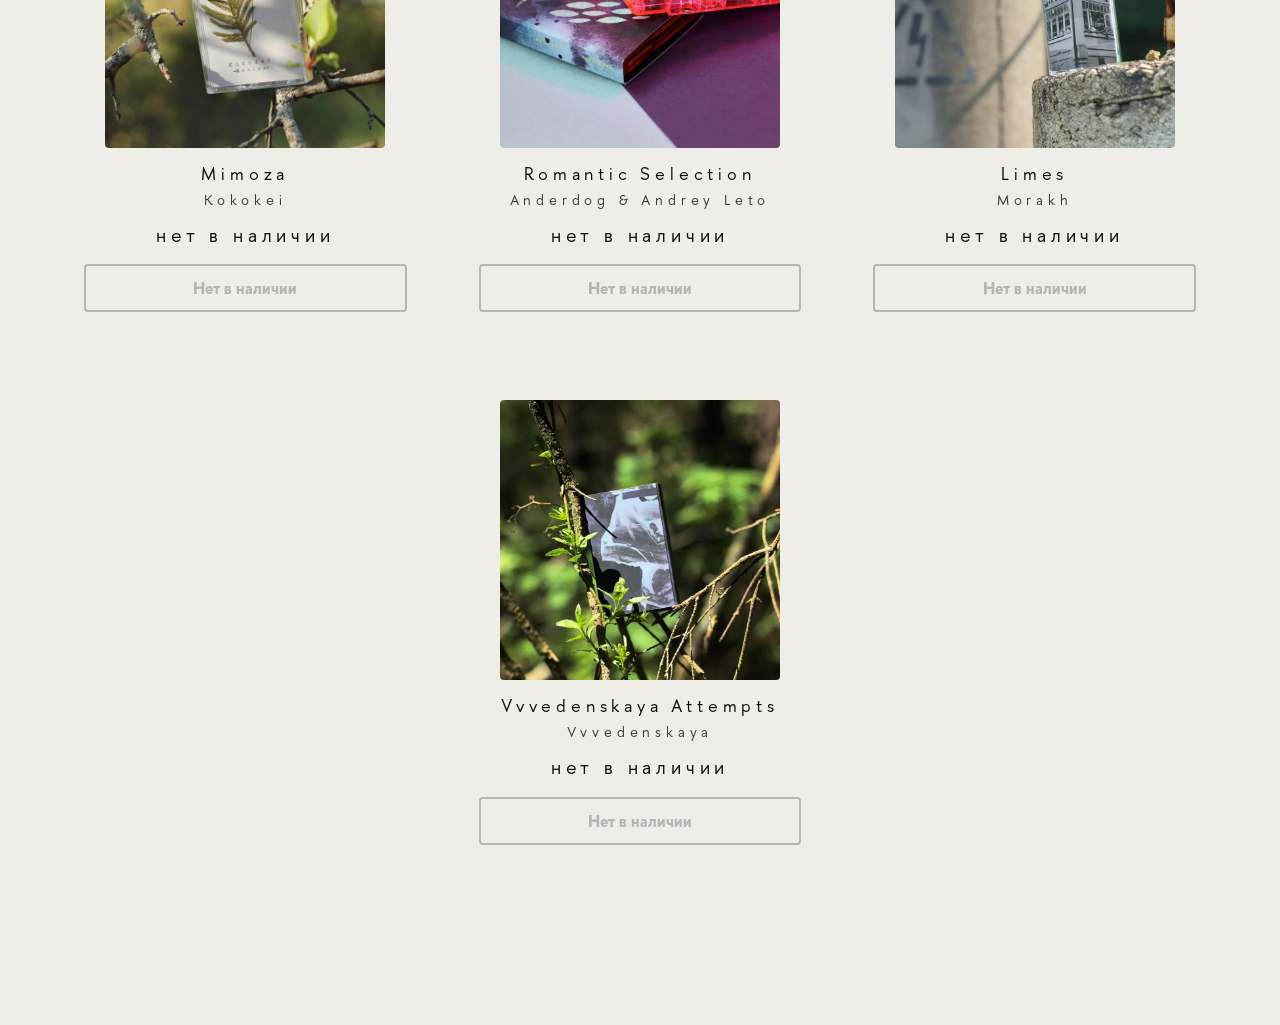
<file: merch/index.html>
<!DOCTYPE html><html  lang="en" class="relief-html"><head><meta charset="utf-8"><meta name="viewport" content="width=device-width, initial-scale=1"><title>Мерч — Relief</title><style>body{background-color:#000!important;margin:0;max-width:100%;overflow-x:hidden}#app,body{min-height:100vh}#app{font-weight:400;letter-spacing:.3em;-webkit-font-smoothing:antialiased;-moz-osx-font-smoothing:grayscale;color:#2c3e50;text-align:center}#nav{min-height:10vh;padding:30px}#nav a{color:#f5fafa;font-size:1em;font-weight:lighter}@media(max-width:768px){#nav a{letter-spacing:.1em}}#nav a.router-link-exact-active{color:#91a79d}.hamburger{cursor:pointer}.h80{min-height:80vh}.button{margin:8px}.fade-enter-active,.fade-leave-active{transition:opacity .5s}.fade-enter,.fade-leave-to{opacity:0}html{height:100%}html.relief-html{background-color:#eeede8!important}html.relief-html body{background-color:transparent!important}.home{background:linear-gradient(180deg,#000 0,#000 5%,transparent 10%,transparent 80%,#000 90%,#000),url(/static/lofi_background.webp) no-repeat 50% fixed!important;background-color:#000;background-size:100% 100%,cover}.logo{font-size:3em;font-weight:400;letter-spacing:.5em;margin-bottom:10%;text-align:center}@media(max-width:768px){.logo{font-size:2em;letter-spacing:.1em}}footer{bottom:0;left:0;min-height:10vh;padding:16px;width:100%}footer a.btn{font-size:1em}@media(max-width:768px){footer a.btn{font-size:.8em;letter-spacing:.1em}}</style><style>.relief-eeg[data-v-58de19c1]{height:100vh;inset:0;pointer-events:none;position:fixed;width:100vw;z-index:-1}</style><style>.hamburger-wrapper[data-v-c39f59b6]{display:flex}.desktop-menu[data-v-c39f59b6]{display:none}.desktop-menu-item[data-v-c39f59b6]{display:block;padding:0;width:10%}@media(min-width:958px){.hamburger-wrapper[data-v-c39f59b6],.mobile-menu[data-v-c39f59b6],.mobile-overlay[data-v-c39f59b6]{display:none!important}.desktop-menu[data-v-c39f59b6]{display:flex;flex-direction:row;gap:1rem;justify-content:flex-start;width:100%}}.hamburger-btn[data-v-c39f59b6]{background:none;border:none;cursor:pointer;padding:.5rem;position:relative;z-index:1001}.hamburger-icon[data-v-c39f59b6]{color:#fff;font-size:1.5rem;transition:transform .3s ease}.hamburger-btn.is-active .hamburger-icon[data-v-c39f59b6]{transform:rotate(90deg)}.mobile-overlay[data-v-c39f59b6]{-webkit-backdrop-filter:blur(4px);backdrop-filter:blur(4px);background:#000000b3;inset:0;position:fixed;z-index:999}.mobile-menu[data-v-c39f59b6]{background:linear-gradient(180deg,#141414fa,#0a0a0afa);box-shadow:-4px 0 20px #00000080;height:100vh;padding:5rem 1.5rem 2rem;position:fixed;right:0;top:0;width:280px;z-index:1000}.mobile-nav[data-v-c39f59b6]{display:flex;flex-direction:column;gap:.5rem}.mobile-nav-item[data-v-c39f59b6]{border-bottom:1px solid hsla(0,0%,100%,.1)}.mobile-nav-item[data-v-c39f59b6]:last-child{border-bottom:none}.mobile-link[data-v-c39f59b6]{color:#fff;display:block;font-family:NotoSans,sans-serif;font-size:1.1rem;letter-spacing:.15em;padding:1rem .5rem;text-decoration:none;transition:all .3s ease}.mobile-link.router-link-exact-active[data-v-c39f59b6],.mobile-link[data-v-c39f59b6]:hover{color:#91a79d;padding-left:1rem}.mobile-link.cocomat-font[data-v-c39f59b6]{font-family:Cocomat,sans-serif}.mobile-link.sister-link[data-v-c39f59b6]{margin-top:.5rem}.relief-theme .hamburger-icon[data-v-c39f59b6]{color:#000}.relief-theme .mobile-overlay[data-v-c39f59b6]{background:#eeede8b3}.relief-theme .mobile-menu[data-v-c39f59b6]{background:#eeede8;box-shadow:-4px 0 20px #0000001f}.relief-theme .mobile-nav-item[data-v-c39f59b6]{border-bottom-color:#0000001a}.relief-theme .mobile-link[data-v-c39f59b6]{color:#000}.relief-theme #nav a[data-v-c39f59b6]{color:#111}.relief-theme #nav a.router-link-exact-active[data-v-c39f59b6],.relief-theme .mobile-link.router-link-exact-active[data-v-c39f59b6]{color:#7d8f87}.fade-enter-active[data-v-c39f59b6],.fade-leave-active[data-v-c39f59b6]{transition:opacity .3s ease}.fade-enter-from[data-v-c39f59b6],.fade-leave-to[data-v-c39f59b6]{opacity:0}.slide-enter-active[data-v-c39f59b6],.slide-leave-active[data-v-c39f59b6]{transition:transform .3s ease}.slide-enter-from[data-v-c39f59b6],.slide-leave-to[data-v-c39f59b6]{transform:translate(100%)}</style><style>.merch-page[data-v-d1f62ecb]{background-color:#000;min-height:100vh;padding-bottom:80px}.merch-heading[data-v-d1f62ecb]{color:#fff;font-family:NotoSans,sans-serif;font-weight:700;letter-spacing:.1em}.p-5[data-v-d1f62ecb]{justify-content:space-around}.relief-theme .merch-page[data-v-d1f62ecb]{background-color:transparent}.relief-theme .merch-heading[data-v-d1f62ecb]{color:#111;font-weight:400}</style><style>.merch-item[data-v-a8cd3ad9]{padding:16px}.merch-card[data-v-a8cd3ad9]{background-color:#000c;border-radius:8px;display:flex;flex-direction:column;height:100%;padding:20px;text-align:center;transition:transform .3s ease,box-shadow .3s ease}.merch-card[data-v-a8cd3ad9]:hover{box-shadow:0 10px 25px #0000004d;transform:translateY(-5px)}.merch-image-container[data-v-a8cd3ad9]{margin-bottom:15px}.merch-image[data-v-a8cd3ad9]{border-radius:4px;height:280px;max-width:280px;-o-object-fit:cover;object-fit:cover;transition:transform .2s ease,opacity .2s ease;width:100%}.merch-image[data-v-a8cd3ad9]:hover{opacity:.9;transform:scale(1.05)}.merch-info[data-v-a8cd3ad9]{display:flex;flex-direction:column;flex-grow:1;justify-content:space-between}.merch-title[data-v-a8cd3ad9]{font-size:1.1em;font-weight:700;margin-bottom:5px}.merch-artist[data-v-a8cd3ad9],.merch-title[data-v-a8cd3ad9]{font-family:NotoSans,sans-serif}.merch-artist[data-v-a8cd3ad9]{font-size:.9em;margin-bottom:10px;opacity:.8}.merch-price[data-v-a8cd3ad9]{color:#fff;font-family:NotoSans,sans-serif;font-size:1.2em;font-weight:700;margin-bottom:15px}.merch-buttons[data-v-a8cd3ad9]{display:flex;flex-direction:column;gap:8px}.cart-btn[data-v-a8cd3ad9]{background-color:#fff;border:2px solid #fff;border-radius:4px;color:#000;cursor:pointer;font-family:NotoSans,sans-serif;font-weight:700;padding:10px 20px;text-decoration:none;transition:all .3s ease}.cart-btn[data-v-a8cd3ad9]:hover{background-color:#ffffffd9;border-color:#ffffffd9}.cart-btn.in-cart[data-v-a8cd3ad9]{background-color:transparent;border-color:#fff;color:#fff}.cart-btn.in-cart[data-v-a8cd3ad9]:hover{background-color:#ffffff1a}.order-btn[data-v-a8cd3ad9]{background:transparent;border:2px solid #fff;border-radius:4px;color:#fff;font-family:NotoSans,sans-serif;font-weight:700;padding:10px 20px;text-decoration:none;transition:all .3s ease}.order-btn[data-v-a8cd3ad9]:hover{background-color:#fff;border-color:#fff;color:#000}.order-btn.out-of-stock[data-v-a8cd3ad9]{border-color:#666;color:#666;cursor:not-allowed}.order-btn.out-of-stock[data-v-a8cd3ad9]:hover{background-color:transparent;border-color:#666;color:#666}.relief-theme .merch-card[data-v-a8cd3ad9]{background-color:transparent}.relief-theme .merch-card[data-v-a8cd3ad9]:hover{box-shadow:none}.relief-theme .merch-artist[data-v-a8cd3ad9],.relief-theme .merch-price[data-v-a8cd3ad9],.relief-theme .merch-title[data-v-a8cd3ad9]{color:#111!important;font-weight:400}.relief-theme .cart-btn[data-v-a8cd3ad9]{background-color:#111;border-color:#111;color:#eeede8}.relief-theme .cart-btn[data-v-a8cd3ad9]:hover{background-color:#7d8f87;border-color:#7d8f87}.relief-theme .cart-btn.in-cart[data-v-a8cd3ad9],.relief-theme .order-btn[data-v-a8cd3ad9]{background-color:transparent;border-color:#111;color:#111}.relief-theme .cart-btn.in-cart[data-v-a8cd3ad9]:hover,.relief-theme .order-btn[data-v-a8cd3ad9]:hover{background-color:#111;color:#eeede8}.relief-theme .order-btn.out-of-stock[data-v-a8cd3ad9],.relief-theme .order-btn.out-of-stock[data-v-a8cd3ad9]:hover{background-color:transparent;border-color:#999;color:#999}@media only screen and (max-width:1000px){.merch-image[data-v-a8cd3ad9]{height:210px;width:210px}.merch-title[data-v-a8cd3ad9]{font-size:1em}.merch-artist[data-v-a8cd3ad9]{font-size:.8em}.merch-price[data-v-a8cd3ad9]{font-size:1.1em}}</style><style>.modal-overlay[data-v-aae53aad]{align-items:center;animation:fadeIn-aae53aad .3s ease;background-color:#000c;display:flex;height:100%;justify-content:center;left:0;position:fixed;top:0;width:100%;z-index:1000}.modal-content[data-v-aae53aad]{animation:slideIn-aae53aad .3s ease;background-color:#1a1a1a;border-radius:8px;max-height:90vh;max-width:500px;overflow-y:auto;width:90%}.modal-header[data-v-aae53aad]{align-items:center;border-bottom:1px solid #333;display:flex;justify-content:space-between;padding:20px}.modal-title[data-v-aae53aad]{color:#fff;font-family:NotoSans,sans-serif;font-weight:700;margin:0}.close-btn[data-v-aae53aad]{align-items:center;background:none;border:none;color:#999;cursor:pointer;display:flex;font-size:24px;height:30px;justify-content:center;padding:0;width:30px}.close-btn[data-v-aae53aad]:hover{color:#fff}.modal-body[data-v-aae53aad]{padding:20px}.form-group[data-v-aae53aad]{margin-bottom:20px}.form-label[data-v-aae53aad]{display:block;font-weight:700;margin-bottom:8px}.form-control[data-v-aae53aad],.form-label[data-v-aae53aad]{color:#fff;font-family:NotoSans,sans-serif}.form-control[data-v-aae53aad]{background-color:#2a2a2a;border:1px solid #333;border-radius:4px;font-size:14px;padding:12px;width:100%}.form-control[data-v-aae53aad]:focus{border-color:#91a79d;box-shadow:0 0 0 2px #91a79d33;outline:none}.form-control[data-v-aae53aad]::-moz-placeholder{color:#666}.form-control[data-v-aae53aad]::placeholder{color:#666}.form-actions[data-v-aae53aad]{display:flex;gap:10px;justify-content:flex-end;margin-top:30px}.btn[data-v-aae53aad]{border:none;border-radius:4px;cursor:pointer;font-family:NotoSans,sans-serif;font-weight:700;padding:10px 20px;text-decoration:none;transition:all .3s ease}.btn-primary[data-v-aae53aad]{background-color:#91a79d;color:#000}.btn-primary[data-v-aae53aad]:hover:not(:disabled){background-color:#7a8f7f}.btn-primary[data-v-aae53aad]:disabled{cursor:not-allowed;opacity:.6}.btn-secondary[data-v-aae53aad]{background-color:transparent;border:1px solid #333;color:#999}.btn-secondary[data-v-aae53aad]:hover{background-color:#333;color:#fff}.success-message[data-v-aae53aad]{color:#fff;text-align:center}.success-icon[data-v-aae53aad]{color:#91a79d;font-size:48px;margin-bottom:20px}.success-message h5[data-v-aae53aad]{font-family:NotoSans,sans-serif;font-weight:700;margin-bottom:10px}.success-message p[data-v-aae53aad]{font-family:NotoSans,sans-serif;margin-bottom:30px;opacity:.8}.error-message[data-v-aae53aad]{color:#fff;text-align:center}.error-icon[data-v-aae53aad]{color:#ff6b6b;font-size:48px;margin-bottom:20px}.error-message h5[data-v-aae53aad]{color:#ff6b6b;font-family:NotoSans,sans-serif;font-weight:700;margin-bottom:10px}.error-message p[data-v-aae53aad]{font-family:NotoSans,sans-serif;margin-bottom:30px;opacity:.8}.error-actions[data-v-aae53aad]{display:flex;flex-wrap:wrap;gap:10px;justify-content:center}@keyframes fadeIn-aae53aad{0%{opacity:0}to{opacity:1}}@keyframes slideIn-aae53aad{0%{opacity:0;transform:translateY(-20px)}to{opacity:1;transform:translateY(0)}}@media only screen and (max-width:768px){.modal-content[data-v-aae53aad]{margin:10px;width:95%}.form-actions[data-v-aae53aad]{flex-direction:column}.btn[data-v-aae53aad]{width:100%}}</style><style>.tshirt-item[data-v-99bf8b7d]{padding:16px}.tshirt-card[data-v-99bf8b7d]{background-color:#000c;border-radius:8px;display:flex;flex-direction:column;height:100%;padding:20px;text-align:center;transition:transform .3s ease,box-shadow .3s ease}.tshirt-card[data-v-99bf8b7d]:hover{box-shadow:0 10px 25px #0000004d;transform:translateY(-5px)}.tshirt-image-container[data-v-99bf8b7d]{margin-bottom:15px}.tshirt-image[data-v-99bf8b7d]{border-radius:4px;height:280px;max-width:280px;-o-object-fit:cover;object-fit:cover;transition:transform .2s ease,opacity .2s ease;width:100%}.tshirt-image[data-v-99bf8b7d]:hover{opacity:.9;transform:scale(1.05)}.tshirt-info[data-v-99bf8b7d]{display:flex;flex-direction:column;flex-grow:1;justify-content:space-between}.tshirt-title[data-v-99bf8b7d]{font-family:NotoSans,sans-serif;font-size:1.1em;font-weight:700;margin-bottom:15px}.tshirt-description[data-v-99bf8b7d]{margin-bottom:15px;text-align:center}.description-line[data-v-99bf8b7d]{color:#999;font-family:NotoSans,sans-serif;font-size:.85em;line-height:1.4;margin-bottom:5px}.tshirt-price[data-v-99bf8b7d]{font-size:1.2em;margin-bottom:15px}.order-btn[data-v-99bf8b7d],.tshirt-price[data-v-99bf8b7d]{color:#91a79d;font-family:NotoSans,sans-serif;font-weight:700}.order-btn[data-v-99bf8b7d]{background:transparent;border:2px solid #91a79d;border-radius:4px;padding:10px 20px;text-decoration:none;transition:all .3s ease}.order-btn[data-v-99bf8b7d]:hover{background-color:#91a79d;border-color:#91a79d;color:#000}.order-btn.out-of-stock[data-v-99bf8b7d]{border-color:#666;color:#666;cursor:not-allowed}.order-btn.out-of-stock[data-v-99bf8b7d]:hover{background-color:transparent;border-color:#666;color:#666}.relief-theme .tshirt-card[data-v-99bf8b7d]{background-color:transparent}.relief-theme .tshirt-card[data-v-99bf8b7d]:hover{box-shadow:none}.relief-theme .tshirt-price[data-v-99bf8b7d],.relief-theme .tshirt-title[data-v-99bf8b7d]{color:#111!important;font-weight:400}.relief-theme .description-line[data-v-99bf8b7d]{color:#555}.relief-theme .order-btn[data-v-99bf8b7d]{border-color:#111;color:#111}.relief-theme .order-btn[data-v-99bf8b7d]:hover{background-color:#111;color:#eeede8}.relief-theme .order-btn.out-of-stock[data-v-99bf8b7d],.relief-theme .order-btn.out-of-stock[data-v-99bf8b7d]:hover{background-color:transparent;border-color:#999;color:#999}@media only screen and (max-width:1000px){.tshirt-image[data-v-99bf8b7d]{height:210px;width:210px}.tshirt-title[data-v-99bf8b7d]{font-size:1em}.description-line[data-v-99bf8b7d]{font-size:.75em}.tshirt-price[data-v-99bf8b7d]{font-size:1.1em}}</style><style>.cart-bar[data-v-190973bd]{background-color:#1a1a1a;border-top:1px solid #333;bottom:0;font-family:NotoSans,sans-serif;left:0;letter-spacing:normal;position:fixed;right:0;z-index:900}.cart-bar-main[data-v-190973bd]{cursor:pointer;justify-content:space-between;padding:12px 24px;-webkit-user-select:none;-moz-user-select:none;user-select:none}.cart-bar-info[data-v-190973bd],.cart-bar-main[data-v-190973bd]{align-items:center;display:flex}.cart-bar-info[data-v-190973bd]{gap:16px}.cart-count[data-v-190973bd]{color:#fff;font-size:14px;font-weight:700}.cart-hint[data-v-190973bd]{color:#fff9;font-size:13px}.cart-bar-right[data-v-190973bd]{align-items:center;display:flex;gap:16px}.cart-total[data-v-190973bd]{color:#fff;font-size:16px;font-weight:700}.btn-checkout[data-v-190973bd]{background-color:#fff;border:none;border-radius:4px;color:#000;cursor:pointer;font-family:NotoSans,sans-serif;font-size:13px;font-weight:700;padding:8px 20px;transition:background-color .3s ease}.btn-checkout[data-v-190973bd]:hover{background-color:#ffffffd9}.expand-arrow[data-v-190973bd]{color:#999;font-size:12px;margin-left:4px}.cart-items-list[data-v-190973bd]{border-top:1px solid #333;padding:0 24px 16px}.cart-item-row[data-v-190973bd]{align-items:center;border-bottom:1px solid #2a2a2a;display:flex;padding:8px 0}.cart-item-title[data-v-190973bd]{color:#fff;flex:1;font-size:13px}.cart-item-price[data-v-190973bd]{color:#999;font-size:13px;margin-right:12px}.cart-item-remove[data-v-190973bd]{background:none;border:none;color:#666;cursor:pointer;font-size:20px;line-height:1;padding:0 4px}.cart-item-remove[data-v-190973bd]:hover{color:#ff6b6b}.cart-actions-row[data-v-190973bd]{display:flex;justify-content:flex-end;padding:8px 0 0}.btn-clear[data-v-190973bd]{background:none;border:none;color:#666;cursor:pointer;font-family:NotoSans,sans-serif;font-size:12px;padding:4px 0;transition:color .2s ease}.btn-clear[data-v-190973bd]:hover{color:#ff6b6b}.slide-up-enter-active[data-v-190973bd],.slide-up-leave-active[data-v-190973bd]{transition:transform .3s ease,opacity .3s ease}.slide-up-enter-from[data-v-190973bd],.slide-up-leave-to[data-v-190973bd]{opacity:0;transform:translateY(100%)}@media only screen and (max-width:768px){.cart-bar-main[data-v-190973bd]{flex-wrap:wrap;gap:8px;padding:10px 16px}.cart-bar-info[data-v-190973bd],.cart-bar-right[data-v-190973bd]{flex:1 1 100%;justify-content:space-between}.cart-items-list[data-v-190973bd]{padding:0 16px 12px}}</style><style>.modal-overlay[data-v-6572748a]{align-items:center;animation:fadeIn-6572748a .3s ease;background-color:#000c;display:flex;height:100%;justify-content:center;left:0;position:fixed;top:0;width:100%;z-index:1000}.modal-content[data-v-6572748a]{animation:slideIn-6572748a .3s ease;background-color:#1a1a1a;border-radius:8px;letter-spacing:normal;max-height:90vh;max-width:500px;overflow-y:auto;width:90%}.modal-header[data-v-6572748a]{align-items:center;border-bottom:1px solid #333;display:flex;justify-content:space-between;padding:20px}.modal-title[data-v-6572748a]{color:#fff;font-family:NotoSans,sans-serif;font-weight:700;margin:0}.close-btn[data-v-6572748a]{align-items:center;background:none;border:none;color:#999;cursor:pointer;display:flex;font-size:24px;height:30px;justify-content:center;padding:0;width:30px}.close-btn[data-v-6572748a]:hover{color:#fff}.modal-body[data-v-6572748a]{padding:20px}.cart-summary[data-v-6572748a]{border-bottom:1px solid #333;margin-bottom:24px;padding-bottom:16px}.summary-item[data-v-6572748a]{align-items:center;color:#fff;display:flex;font-family:-apple-system,BlinkMacSystemFont,Segoe UI,Roboto,sans-serif;font-size:13px;justify-content:space-between;padding:6px 0}.summary-item-title[data-v-6572748a]{flex:1;margin-right:12px}.summary-item-price[data-v-6572748a]{color:#999;white-space:nowrap}.summary-totals[data-v-6572748a]{border-top:1px solid #2a2a2a;margin-top:12px;padding-top:12px}.summary-row[data-v-6572748a]{color:#999;display:flex;font-family:-apple-system,BlinkMacSystemFont,Segoe UI,Roboto,sans-serif;font-size:13px;justify-content:space-between;padding:4px 0}.discount-row[data-v-6572748a]{color:#ffffffb3}.total-row[data-v-6572748a]{color:#fff;font-size:15px;font-weight:700;margin-top:4px}.form-group[data-v-6572748a]{margin-bottom:20px}.form-label[data-v-6572748a]{color:#fff;display:block;font-family:NotoSans,sans-serif;font-weight:700;margin-bottom:8px}.form-control[data-v-6572748a]{background-color:#2a2a2a;border:1px solid #333;border-radius:4px;color:#fff;font-family:-apple-system,BlinkMacSystemFont,Segoe UI,Roboto,sans-serif;font-size:14px;padding:12px;width:100%}.form-control[data-v-6572748a]:focus{border-color:#fff;box-shadow:0 0 0 2px #ffffff26;outline:none}.form-control[data-v-6572748a]::-moz-placeholder{color:#666}.form-control[data-v-6572748a]::placeholder{color:#666}.form-actions[data-v-6572748a]{display:flex;gap:10px;justify-content:flex-end;margin-top:30px}.btn[data-v-6572748a]{border:none;border-radius:4px;cursor:pointer;font-family:NotoSans,sans-serif;font-weight:700;padding:10px 20px;text-decoration:none;transition:all .3s ease}.btn-primary[data-v-6572748a]{background-color:#fff;color:#000}.btn-primary[data-v-6572748a]:hover:not(:disabled){background-color:#ffffffd9}.btn-primary[data-v-6572748a]:disabled{cursor:not-allowed;opacity:.6}.btn-secondary[data-v-6572748a]{background-color:transparent;border:1px solid #333;color:#999}.btn-secondary[data-v-6572748a]:hover{background-color:#333;color:#fff}.success-message[data-v-6572748a]{color:#fff;text-align:center}.success-icon[data-v-6572748a]{color:#fff;font-size:48px;margin-bottom:20px}.success-message h5[data-v-6572748a]{font-family:NotoSans,sans-serif;font-weight:700;margin-bottom:10px}.success-message p[data-v-6572748a]{font-family:NotoSans,sans-serif;margin-bottom:30px;opacity:.8}.error-message[data-v-6572748a]{color:#fff;text-align:center}.error-icon[data-v-6572748a]{color:#ff6b6b;font-size:48px;margin-bottom:20px}.error-message h5[data-v-6572748a]{color:#ff6b6b;font-family:NotoSans,sans-serif;font-weight:700;margin-bottom:10px}.error-message p[data-v-6572748a]{font-family:NotoSans,sans-serif;margin-bottom:30px;opacity:.8}.error-actions[data-v-6572748a]{display:flex;flex-wrap:wrap;gap:10px;justify-content:center}@keyframes fadeIn-6572748a{0%{opacity:0}to{opacity:1}}@keyframes slideIn-6572748a{0%{opacity:0;transform:translateY(-20px)}to{opacity:1;transform:translateY(0)}}@media only screen and (max-width:768px){.modal-content[data-v-6572748a]{margin:10px;width:95%}.form-actions[data-v-6572748a]{flex-direction:column}.btn[data-v-6572748a]{width:100%}}</style><link rel="stylesheet" href="/_nuxt/entry.CvAKaAgn.css" crossorigin><link rel="stylesheet" href="/_nuxt/index.CQwPehRQ.css" crossorigin><link rel="preload" as="fetch" crossorigin="anonymous" href="/merch/_payload.json?85d0f3d5-90ee-4ded-a186-210b0059dc92"><link rel="modulepreload" as="script" crossorigin href="/_nuxt/DzOICe0I.js"><link rel="modulepreload" as="script" crossorigin href="/_nuxt/CLMTdgxk.js"><script type="module" src="/_nuxt/DzOICe0I.js" crossorigin></script><meta hid="description" name="description" content="Московский лейбл «Местность»"><meta name="format-detection" content="telephone=no"><meta property="og:site_name" content="Mestnost Records"><meta property="og:type" content="website"><meta property="og:image" content="https://mestnostrecords.com/static/mestnost_og_default.jpg"><meta property="og:locale" content="ru_RU"><meta name="twitter:card" content="summary_large_image"><link rel="icon" type="image/x-icon" href="/favicon.ico"><meta property="og:title" content="Мерч — Relief"></head><body><div id="__nuxt"><div id="app" class="relief-theme"><canvas class="relief-eeg" aria-hidden="true" data-v-58de19c1></canvas><div class="w-100" data-v-c39f59b6><div id="nav" class="row justify-content-between" data-v-c39f59b6><div class="hamburger-wrapper d-flex w-80 justify-content-end" data-v-c39f59b6><button class="hamburger-btn" aria-label="Toggle menu" data-v-c39f59b6><!----></button></div><!----><!----><div class="desktop-menu row justify-content-between" data-v-c39f59b6><!--[--><div class="desktop-menu-item" data-v-c39f59b6><a href="/" class="btn text-nowrap px-2" data-v-c39f59b6>Главная</a></div><div class="desktop-menu-item" data-v-c39f59b6><a href="/about" class="btn text-nowrap px-2 cocomat-font" data-v-c39f59b6>Рельеф</a></div><div class="desktop-menu-item" data-v-c39f59b6><a href="/releases" class="btn text-nowrap px-2" data-v-c39f59b6>Релизы</a></div><div class="desktop-menu-item" data-v-c39f59b6><a href="/artists" class="btn text-nowrap px-2" data-v-c39f59b6>Артисты</a></div><div class="desktop-menu-item" data-v-c39f59b6><a href="/events" class="btn text-nowrap px-2" data-v-c39f59b6>События</a></div><div class="desktop-menu-item" data-v-c39f59b6><a aria-current="page" href="/merch" class="router-link-active router-link-exact-active btn text-nowrap px-2" data-v-c39f59b6>Мерч</a></div><div class="desktop-menu-item" data-v-c39f59b6><a href="https://mestnostrecords.com" rel="noopener noreferrer" class="btn text-nowrap px-2 sister-link" data-v-c39f59b6>Местность</a></div><!--]--></div></div></div><div class="merch-page" data-v-d1f62ecb><div class="container-fluid" data-v-d1f62ecb><div class="row p-5" data-v-d1f62ecb><div class="col-12" data-v-d1f62ecb><h1 class="merch-heading text-center mb-5" data-v-d1f62ecb>Мерч</h1></div></div><div class="row p-5" data-v-d1f62ecb><!--[--><!--[--><div class="merch-item col-md-4 col-sm-6 col-12 align-items-center mb-4" data-v-d1f62ecb data-v-a8cd3ad9><div class="merch-card" data-v-a8cd3ad9><div class="merch-image-container" data-v-a8cd3ad9><img onerror="this.setAttribute(&#39;data-error&#39;, 1)" alt="XX22 (CD)" loading="lazy" data-nuxt-img srcset="/_ipx/f_webp&amp;q_85/static/relief/xx22_cd.webp 1x, /_ipx/f_webp&amp;q_85/static/relief/xx22_cd.webp 2x" class="merch-image" style="cursor:pointer;" src="/_ipx/f_webp&amp;q_85/static/relief/xx22_cd.webp" data-v-a8cd3ad9></div><div class="merch-info" data-v-a8cd3ad9><h5 class="merch-title text-white" data-v-a8cd3ad9>XX22 (CD)</h5><p class="merch-artist text-white" data-v-a8cd3ad9>Alexei Borisov, Anton Mobin</p><p class="merch-price text-white" data-v-a8cd3ad9>1200 ₽</p><div class="merch-buttons" data-v-a8cd3ad9><button class="btn cart-btn" data-v-a8cd3ad9>В корзину</button><button class="btn btn-outline-light order-btn" data-v-a8cd3ad9>Заказать</button></div></div></div><!----></div><!----><!--]--><!--[--><div class="merch-item col-md-4 col-sm-6 col-12 align-items-center mb-4" data-v-d1f62ecb data-v-a8cd3ad9><div class="merch-card" data-v-a8cd3ad9><div class="merch-image-container" data-v-a8cd3ad9><img onerror="this.setAttribute(&#39;data-error&#39;, 1)" alt="Пазлы времени" loading="lazy" data-nuxt-img srcset="/_ipx/f_webp&amp;q_85/static/pazly_vremeni_cassette_2.webp 1x, /_ipx/f_webp&amp;q_85/static/pazly_vremeni_cassette_2.webp 2x" class="merch-image" style="cursor:pointer;" src="/_ipx/f_webp&amp;q_85/static/pazly_vremeni_cassette_2.webp" data-v-a8cd3ad9></div><div class="merch-info" data-v-a8cd3ad9><h5 class="merch-title text-white" data-v-a8cd3ad9>Пазлы времени</h5><p class="merch-artist text-white" data-v-a8cd3ad9>tih i radosten</p><p class="merch-price text-white" data-v-a8cd3ad9>1500 ₽</p><div class="merch-buttons" data-v-a8cd3ad9><button class="btn cart-btn" data-v-a8cd3ad9>В корзину</button><button class="btn btn-outline-light order-btn" data-v-a8cd3ad9>Заказать</button></div></div></div><!----></div><!----><!--]--><!--[--><div class="merch-item col-md-4 col-sm-6 col-12 align-items-center mb-4" data-v-d1f62ecb data-v-a8cd3ad9><div class="merch-card" data-v-a8cd3ad9><div class="merch-image-container" data-v-a8cd3ad9><img onerror="this.setAttribute(&#39;data-error&#39;, 1)" alt="Absurdance" loading="lazy" data-nuxt-img srcset="/_ipx/f_webp&amp;q_85/static/absurdance_cassette_2.webp 1x, /_ipx/f_webp&amp;q_85/static/absurdance_cassette_2.webp 2x" class="merch-image" style="cursor:pointer;" src="/_ipx/f_webp&amp;q_85/static/absurdance_cassette_2.webp" data-v-a8cd3ad9></div><div class="merch-info" data-v-a8cd3ad9><h5 class="merch-title text-white" data-v-a8cd3ad9>Absurdance</h5><p class="merch-artist text-white" data-v-a8cd3ad9>Morphtables</p><p class="merch-price text-white" data-v-a8cd3ad9>1500 ₽</p><div class="merch-buttons" data-v-a8cd3ad9><button class="btn cart-btn" data-v-a8cd3ad9>В корзину</button><button class="btn btn-outline-light order-btn" data-v-a8cd3ad9>Заказать</button></div></div></div><!----></div><!----><!--]--><!--[--><div class="merch-item col-md-4 col-sm-6 col-12 align-items-center mb-4" data-v-d1f62ecb data-v-a8cd3ad9><div class="merch-card" data-v-a8cd3ad9><div class="merch-image-container" data-v-a8cd3ad9><img onerror="this.setAttribute(&#39;data-error&#39;, 1)" alt="Полудрёма" loading="lazy" data-nuxt-img srcset="/_ipx/f_webp&amp;q_85/static/poludryoma_cassette_2.webp 1x, /_ipx/f_webp&amp;q_85/static/poludryoma_cassette_2.webp 2x" class="merch-image" style="cursor:pointer;" src="/_ipx/f_webp&amp;q_85/static/poludryoma_cassette_2.webp" data-v-a8cd3ad9></div><div class="merch-info" data-v-a8cd3ad9><h5 class="merch-title text-white" data-v-a8cd3ad9>Полудрёма</h5><p class="merch-artist text-white" data-v-a8cd3ad9>ВСЕСЛАВЪ</p><p class="merch-price text-white" data-v-a8cd3ad9>1500 ₽</p><div class="merch-buttons" data-v-a8cd3ad9><button class="btn cart-btn" data-v-a8cd3ad9>В корзину</button><button class="btn btn-outline-light order-btn" data-v-a8cd3ad9>Заказать</button></div></div></div><!----></div><!----><!--]--><!--[--><div class="merch-item col-md-4 col-sm-6 col-12 align-items-center mb-4" data-v-d1f62ecb data-v-a8cd3ad9><div class="merch-card" data-v-a8cd3ad9><div class="merch-image-container" data-v-a8cd3ad9><img onerror="this.setAttribute(&#39;data-error&#39;, 1)" alt="Химеры прораба" loading="lazy" data-nuxt-img srcset="/_ipx/f_webp&amp;q_85/static/dj_slon_cassette_2.webp 1x, /_ipx/f_webp&amp;q_85/static/dj_slon_cassette_2.webp 2x" class="merch-image" style="cursor:pointer;" src="/_ipx/f_webp&amp;q_85/static/dj_slon_cassette_2.webp" data-v-a8cd3ad9></div><div class="merch-info" data-v-a8cd3ad9><h5 class="merch-title text-white" data-v-a8cd3ad9>Химеры прораба</h5><p class="merch-artist text-white" data-v-a8cd3ad9>DJ Slon</p><p class="merch-price text-white" data-v-a8cd3ad9>нет в наличии</p><div class="merch-buttons" data-v-a8cd3ad9><!----><button class="out-of-stock btn btn-outline-light order-btn" disabled data-v-a8cd3ad9>Нет в наличии</button></div></div></div><!----></div><!----><!--]--><!--[--><div class="merch-item col-md-4 col-sm-6 col-12 align-items-center mb-4" data-v-d1f62ecb data-v-a8cd3ad9><div class="merch-card" data-v-a8cd3ad9><div class="merch-image-container" data-v-a8cd3ad9><img onerror="this.setAttribute(&#39;data-error&#39;, 1)" alt="Evkalipt" loading="lazy" data-nuxt-img srcset="/_ipx/f_webp&amp;q_85/static/evkalipt_cassette_2.webp 1x, /_ipx/f_webp&amp;q_85/static/evkalipt_cassette_2.webp 2x" class="merch-image" style="cursor:pointer;" src="/_ipx/f_webp&amp;q_85/static/evkalipt_cassette_2.webp" data-v-a8cd3ad9></div><div class="merch-info" data-v-a8cd3ad9><h5 class="merch-title text-white" data-v-a8cd3ad9>Evkalipt</h5><p class="merch-artist text-white" data-v-a8cd3ad9>Kokokei</p><p class="merch-price text-white" data-v-a8cd3ad9>1500 ₽</p><div class="merch-buttons" data-v-a8cd3ad9><button class="btn cart-btn" data-v-a8cd3ad9>В корзину</button><button class="btn btn-outline-light order-btn" data-v-a8cd3ad9>Заказать</button></div></div></div><!----></div><!----><!--]--><!--[--><div class="merch-item col-md-4 col-sm-6 col-12 align-items-center mb-4" data-v-d1f62ecb data-v-a8cd3ad9><div class="merch-card" data-v-a8cd3ad9><div class="merch-image-container" data-v-a8cd3ad9><img onerror="this.setAttribute(&#39;data-error&#39;, 1)" alt="Undisclosed Circuit" loading="lazy" data-nuxt-img srcset="/_ipx/f_webp&amp;q_85/static/ambidextrous_undisclosed_circuit_cassette_2.webp 1x, /_ipx/f_webp&amp;q_85/static/ambidextrous_undisclosed_circuit_cassette_2.webp 2x" class="merch-image" style="cursor:pointer;" src="/_ipx/f_webp&amp;q_85/static/ambidextrous_undisclosed_circuit_cassette_2.webp" data-v-a8cd3ad9></div><div class="merch-info" data-v-a8cd3ad9><h5 class="merch-title text-white" data-v-a8cd3ad9>Undisclosed Circuit</h5><p class="merch-artist text-white" data-v-a8cd3ad9>Ambidextrous</p><p class="merch-price text-white" data-v-a8cd3ad9>нет в наличии</p><div class="merch-buttons" data-v-a8cd3ad9><!----><button class="out-of-stock btn btn-outline-light order-btn" disabled data-v-a8cd3ad9>Нет в наличии</button></div></div></div><!----></div><!----><!--]--><!--[--><!----><div class="tshirt-item col-md-4 col-sm-6 col-12 align-items-center mb-4" data-v-d1f62ecb data-v-99bf8b7d><div class="tshirt-card" data-v-99bf8b7d><div class="tshirt-image-container" data-v-99bf8b7d><img onerror="this.setAttribute(&#39;data-error&#39;, 1)" alt="Местность dubree" loading="lazy" data-nuxt-img srcset="/_ipx/f_webp&amp;q_85/static/dubree_t_shirt.webp 1x, /_ipx/f_webp&amp;q_85/static/dubree_t_shirt.webp 2x" class="tshirt-image" src="/_ipx/f_webp&amp;q_85/static/dubree_t_shirt.webp" data-v-99bf8b7d></div><div class="tshirt-info" data-v-99bf8b7d><h5 class="tshirt-title text-white" data-v-99bf8b7d>Местность dubree</h5><div class="tshirt-description" data-v-99bf8b7d><!--[--><p class="description-line" data-v-99bf8b7d>футболка gildan hammer белая</p><p class="description-line" data-v-99bf8b7d>100% хлопок</p><p class="description-line" data-v-99bf8b7d>принт на спине 28х28см с обложкой альбома</p><p class="description-line" data-v-99bf8b7d>размеры S/M/L/XL</p><!--]--></div><p class="tshirt-price text-white" data-v-99bf8b7d>нет в наличии</p><button class="out-of-stock btn btn-outline-light order-btn" disabled data-v-99bf8b7d>Нет в наличии</button></div></div><!----></div><!--]--><!--[--><!----><div class="tshirt-item col-md-4 col-sm-6 col-12 align-items-center mb-4" data-v-d1f62ecb data-v-99bf8b7d><div class="tshirt-card" data-v-99bf8b7d><div class="tshirt-image-container" data-v-99bf8b7d><img onerror="this.setAttribute(&#39;data-error&#39;, 1)" alt="Местность река reflect" loading="lazy" data-nuxt-img srcset="/_ipx/f_webp&amp;q_85/static/mestnost_t_shirt.webp 1x, /_ipx/f_webp&amp;q_85/static/mestnost_t_shirt.webp 2x" class="tshirt-image" src="/_ipx/f_webp&amp;q_85/static/mestnost_t_shirt.webp" data-v-99bf8b7d></div><div class="tshirt-info" data-v-99bf8b7d><h5 class="tshirt-title text-white" data-v-99bf8b7d>Местность река reflect</h5><div class="tshirt-description" data-v-99bf8b7d><!--[--><p class="description-line" data-v-99bf8b7d>футболка gildan hammer черная</p><p class="description-line" data-v-99bf8b7d>100% хлопок</p><p class="description-line" data-v-99bf8b7d>принт на светоотражающей пленке</p><p class="description-line" data-v-99bf8b7d>размеры S/M/L/XL</p><!--]--></div><p class="tshirt-price text-white" data-v-99bf8b7d>2500 ₽</p><button class="btn btn-outline-light order-btn" data-v-99bf8b7d>Заказать</button></div></div><!----></div><!--]--><!--[--><div class="merch-item col-md-4 col-sm-6 col-12 align-items-center mb-4" data-v-d1f62ecb data-v-a8cd3ad9><div class="merch-card" data-v-a8cd3ad9><div class="merch-image-container" data-v-a8cd3ad9><img onerror="this.setAttribute(&#39;data-error&#39;, 1)" alt="Ratio et Сaritas" loading="lazy" data-nuxt-img srcset="/_ipx/f_webp&amp;q_85/static/ratio_et_caritas_cassette_2.webp 1x, /_ipx/f_webp&amp;q_85/static/ratio_et_caritas_cassette_2.webp 2x" class="merch-image" style="cursor:pointer;" src="/_ipx/f_webp&amp;q_85/static/ratio_et_caritas_cassette_2.webp" data-v-a8cd3ad9></div><div class="merch-info" data-v-a8cd3ad9><h5 class="merch-title text-white" data-v-a8cd3ad9>Ratio et Сaritas</h5><p class="merch-artist text-white" data-v-a8cd3ad9>Dubree</p><p class="merch-price text-white" data-v-a8cd3ad9>нет в наличии</p><div class="merch-buttons" data-v-a8cd3ad9><!----><button class="out-of-stock btn btn-outline-light order-btn" disabled data-v-a8cd3ad9>Нет в наличии</button></div></div></div><!----></div><!----><!--]--><!--[--><div class="merch-item col-md-4 col-sm-6 col-12 align-items-center mb-4" data-v-d1f62ecb data-v-a8cd3ad9><div class="merch-card" data-v-a8cd3ad9><div class="merch-image-container" data-v-a8cd3ad9><img onerror="this.setAttribute(&#39;data-error&#39;, 1)" alt="Relikt 1" loading="lazy" data-nuxt-img srcset="/_ipx/f_webp&amp;q_85/static/relikt_1_cassette_2.webp 1x, /_ipx/f_webp&amp;q_85/static/relikt_1_cassette_2.webp 2x" class="merch-image" style="cursor:pointer;" src="/_ipx/f_webp&amp;q_85/static/relikt_1_cassette_2.webp" data-v-a8cd3ad9></div><div class="merch-info" data-v-a8cd3ad9><h5 class="merch-title text-white" data-v-a8cd3ad9>Relikt 1</h5><p class="merch-artist text-white" data-v-a8cd3ad9>Andrey Rasputin</p><p class="merch-price text-white" data-v-a8cd3ad9>1500 ₽</p><div class="merch-buttons" data-v-a8cd3ad9><button class="btn cart-btn" data-v-a8cd3ad9>В корзину</button><button class="btn btn-outline-light order-btn" data-v-a8cd3ad9>Заказать</button></div></div></div><!----></div><!----><!--]--><!--[--><div class="merch-item col-md-4 col-sm-6 col-12 align-items-center mb-4" data-v-d1f62ecb data-v-a8cd3ad9><div class="merch-card" data-v-a8cd3ad9><div class="merch-image-container" data-v-a8cd3ad9><img onerror="this.setAttribute(&#39;data-error&#39;, 1)" alt="The Way of the Dog" loading="lazy" data-nuxt-img srcset="/_ipx/f_webp&amp;q_85/static/the_way_of_the_dog_cassette_2.webp 1x, /_ipx/f_webp&amp;q_85/static/the_way_of_the_dog_cassette_2.webp 2x" class="merch-image" style="cursor:pointer;" src="/_ipx/f_webp&amp;q_85/static/the_way_of_the_dog_cassette_2.webp" data-v-a8cd3ad9></div><div class="merch-info" data-v-a8cd3ad9><h5 class="merch-title text-white" data-v-a8cd3ad9>The Way of the Dog</h5><p class="merch-artist text-white" data-v-a8cd3ad9>Anderdog</p><p class="merch-price text-white" data-v-a8cd3ad9>нет в наличии</p><div class="merch-buttons" data-v-a8cd3ad9><!----><button class="out-of-stock btn btn-outline-light order-btn" disabled data-v-a8cd3ad9>Нет в наличии</button></div></div></div><!----></div><!----><!--]--><!--[--><div class="merch-item col-md-4 col-sm-6 col-12 align-items-center mb-4" data-v-d1f62ecb data-v-a8cd3ad9><div class="merch-card" data-v-a8cd3ad9><div class="merch-image-container" data-v-a8cd3ad9><img onerror="this.setAttribute(&#39;data-error&#39;, 1)" alt="Slow Crunch" loading="lazy" data-nuxt-img srcset="/_ipx/f_webp&amp;q_85/static/slow_crunch_cassette_2.webp 1x, /_ipx/f_webp&amp;q_85/static/slow_crunch_cassette_2.webp 2x" class="merch-image" style="cursor:pointer;" src="/_ipx/f_webp&amp;q_85/static/slow_crunch_cassette_2.webp" data-v-a8cd3ad9></div><div class="merch-info" data-v-a8cd3ad9><h5 class="merch-title text-white" data-v-a8cd3ad9>Slow Crunch</h5><p class="merch-artist text-white" data-v-a8cd3ad9>KIKOK</p><p class="merch-price text-white" data-v-a8cd3ad9>нет в наличии</p><div class="merch-buttons" data-v-a8cd3ad9><!----><button class="out-of-stock btn btn-outline-light order-btn" disabled data-v-a8cd3ad9>Нет в наличии</button></div></div></div><!----></div><!----><!--]--><!--[--><div class="merch-item col-md-4 col-sm-6 col-12 align-items-center mb-4" data-v-d1f62ecb data-v-a8cd3ad9><div class="merch-card" data-v-a8cd3ad9><div class="merch-image-container" data-v-a8cd3ad9><img onerror="this.setAttribute(&#39;data-error&#39;, 1)" alt="Imagined / Awakenings" loading="lazy" data-nuxt-img srcset="/_ipx/f_webp&amp;q_85/static/imagined_awakenings_cassette_2.webp 1x, /_ipx/f_webp&amp;q_85/static/imagined_awakenings_cassette_2.webp 2x" class="merch-image" style="cursor:pointer;" src="/_ipx/f_webp&amp;q_85/static/imagined_awakenings_cassette_2.webp" data-v-a8cd3ad9></div><div class="merch-info" data-v-a8cd3ad9><h5 class="merch-title text-white" data-v-a8cd3ad9>Imagined / Awakenings</h5><p class="merch-artist text-white" data-v-a8cd3ad9>H. Ruine / MIKHAIL KIREEV</p><p class="merch-price text-white" data-v-a8cd3ad9>1500 ₽</p><div class="merch-buttons" data-v-a8cd3ad9><button class="btn cart-btn" data-v-a8cd3ad9>В корзину</button><button class="btn btn-outline-light order-btn" data-v-a8cd3ad9>Заказать</button></div></div></div><!----></div><!----><!--]--><!--[--><div class="merch-item col-md-4 col-sm-6 col-12 align-items-center mb-4" data-v-d1f62ecb data-v-a8cd3ad9><div class="merch-card" data-v-a8cd3ad9><div class="merch-image-container" data-v-a8cd3ad9><img onerror="this.setAttribute(&#39;data-error&#39;, 1)" alt="Дрёма" loading="lazy" data-nuxt-img srcset="/_ipx/f_webp&amp;q_85/static/vseslav_cassette_2.webp 1x, /_ipx/f_webp&amp;q_85/static/vseslav_cassette_2.webp 2x" class="merch-image" style="cursor:pointer;" src="/_ipx/f_webp&amp;q_85/static/vseslav_cassette_2.webp" data-v-a8cd3ad9></div><div class="merch-info" data-v-a8cd3ad9><h5 class="merch-title text-white" data-v-a8cd3ad9>Дрёма</h5><p class="merch-artist text-white" data-v-a8cd3ad9>ВСЕСЛАВЪ</p><p class="merch-price text-white" data-v-a8cd3ad9>нет в наличии</p><div class="merch-buttons" data-v-a8cd3ad9><!----><button class="out-of-stock btn btn-outline-light order-btn" disabled data-v-a8cd3ad9>Нет в наличии</button></div></div></div><!----></div><!----><!--]--><!--[--><div class="merch-item col-md-4 col-sm-6 col-12 align-items-center mb-4" data-v-d1f62ecb data-v-a8cd3ad9><div class="merch-card" data-v-a8cd3ad9><div class="merch-image-container" data-v-a8cd3ad9><img onerror="this.setAttribute(&#39;data-error&#39;, 1)" alt="Anderdog Bizarre" loading="lazy" data-nuxt-img srcset="/_ipx/f_webp&amp;q_85/static/anderdog_bizarre_cassette_2.webp 1x, /_ipx/f_webp&amp;q_85/static/anderdog_bizarre_cassette_2.webp 2x" class="merch-image" style="cursor:pointer;" src="/_ipx/f_webp&amp;q_85/static/anderdog_bizarre_cassette_2.webp" data-v-a8cd3ad9></div><div class="merch-info" data-v-a8cd3ad9><h5 class="merch-title text-white" data-v-a8cd3ad9>Anderdog Bizarre</h5><p class="merch-artist text-white" data-v-a8cd3ad9>Anderdog</p><p class="merch-price text-white" data-v-a8cd3ad9>1500 ₽</p><div class="merch-buttons" data-v-a8cd3ad9><button class="btn cart-btn" data-v-a8cd3ad9>В корзину</button><button class="btn btn-outline-light order-btn" data-v-a8cd3ad9>Заказать</button></div></div></div><!----></div><!----><!--]--><!--[--><div class="merch-item col-md-4 col-sm-6 col-12 align-items-center mb-4" data-v-d1f62ecb data-v-a8cd3ad9><div class="merch-card" data-v-a8cd3ad9><div class="merch-image-container" data-v-a8cd3ad9><img onerror="this.setAttribute(&#39;data-error&#39;, 1)" alt="Veter" loading="lazy" data-nuxt-img srcset="/_ipx/f_webp&amp;q_85/static/veter_cassette_2.webp 1x, /_ipx/f_webp&amp;q_85/static/veter_cassette_2.webp 2x" class="merch-image" style="cursor:pointer;" src="/_ipx/f_webp&amp;q_85/static/veter_cassette_2.webp" data-v-a8cd3ad9></div><div class="merch-info" data-v-a8cd3ad9><h5 class="merch-title text-white" data-v-a8cd3ad9>Veter</h5><p class="merch-artist text-white" data-v-a8cd3ad9>Ne Tvoy Drug</p><p class="merch-price text-white" data-v-a8cd3ad9>нет в наличии</p><div class="merch-buttons" data-v-a8cd3ad9><!----><button class="out-of-stock btn btn-outline-light order-btn" disabled data-v-a8cd3ad9>Нет в наличии</button></div></div></div><!----></div><!----><!--]--><!--[--><div class="merch-item col-md-4 col-sm-6 col-12 align-items-center mb-4" data-v-d1f62ecb data-v-a8cd3ad9><div class="merch-card" data-v-a8cd3ad9><div class="merch-image-container" data-v-a8cd3ad9><img onerror="this.setAttribute(&#39;data-error&#39;, 1)" alt="Ko+Ma &amp; Kokokei - Дорога в небо" loading="lazy" data-nuxt-img srcset="/_ipx/f_webp&amp;q_85/static/koma_doroga_v_nebo_cassette_2.webp 1x, /_ipx/f_webp&amp;q_85/static/koma_doroga_v_nebo_cassette_2.webp 2x" class="merch-image" style="cursor:pointer;" src="/_ipx/f_webp&amp;q_85/static/koma_doroga_v_nebo_cassette_2.webp" data-v-a8cd3ad9></div><div class="merch-info" data-v-a8cd3ad9><h5 class="merch-title text-white" data-v-a8cd3ad9>Ko+Ma &amp; Kokokei - Дорога в небо</h5><p class="merch-artist text-white" data-v-a8cd3ad9>Ko+Ma &amp; Kokokei</p><p class="merch-price text-white" data-v-a8cd3ad9>1500 ₽</p><div class="merch-buttons" data-v-a8cd3ad9><button class="btn cart-btn" data-v-a8cd3ad9>В корзину</button><button class="btn btn-outline-light order-btn" data-v-a8cd3ad9>Заказать</button></div></div></div><!----></div><!----><!--]--><!--[--><div class="merch-item col-md-4 col-sm-6 col-12 align-items-center mb-4" data-v-d1f62ecb data-v-a8cd3ad9><div class="merch-card" data-v-a8cd3ad9><div class="merch-image-container" data-v-a8cd3ad9><img onerror="this.setAttribute(&#39;data-error&#39;, 1)" alt="Quietud" loading="lazy" data-nuxt-img srcset="/_ipx/f_webp&amp;q_85/static/quietud_cassette_2.webp 1x, /_ipx/f_webp&amp;q_85/static/quietud_cassette_2.webp 2x" class="merch-image" style="cursor:pointer;" src="/_ipx/f_webp&amp;q_85/static/quietud_cassette_2.webp" data-v-a8cd3ad9></div><div class="merch-info" data-v-a8cd3ad9><h5 class="merch-title text-white" data-v-a8cd3ad9>Quietud</h5><p class="merch-artist text-white" data-v-a8cd3ad9>Ilya Orange</p><p class="merch-price text-white" data-v-a8cd3ad9>1500 ₽</p><div class="merch-buttons" data-v-a8cd3ad9><button class="btn cart-btn" data-v-a8cd3ad9>В корзину</button><button class="btn btn-outline-light order-btn" data-v-a8cd3ad9>Заказать</button></div></div></div><!----></div><!----><!--]--><!--[--><div class="merch-item col-md-4 col-sm-6 col-12 align-items-center mb-4" data-v-d1f62ecb data-v-a8cd3ad9><div class="merch-card" data-v-a8cd3ad9><div class="merch-image-container" data-v-a8cd3ad9><img onerror="this.setAttribute(&#39;data-error&#39;, 1)" alt="Shinra Banshou" loading="lazy" data-nuxt-img srcset="/_ipx/f_webp&amp;q_85/static/shinra_banshou_cassette_2.webp 1x, /_ipx/f_webp&amp;q_85/static/shinra_banshou_cassette_2.webp 2x" class="merch-image" style="cursor:pointer;" src="/_ipx/f_webp&amp;q_85/static/shinra_banshou_cassette_2.webp" data-v-a8cd3ad9></div><div class="merch-info" data-v-a8cd3ad9><h5 class="merch-title text-white" data-v-a8cd3ad9>Shinra Banshou</h5><p class="merch-artist text-white" data-v-a8cd3ad9>HAJIME KOJIRO</p><p class="merch-price text-white" data-v-a8cd3ad9>нет в наличии</p><div class="merch-buttons" data-v-a8cd3ad9><!----><button class="out-of-stock btn btn-outline-light order-btn" disabled data-v-a8cd3ad9>Нет в наличии</button></div></div></div><!----></div><!----><!--]--><!--[--><div class="merch-item col-md-4 col-sm-6 col-12 align-items-center mb-4" data-v-d1f62ecb data-v-a8cd3ad9><div class="merch-card" data-v-a8cd3ad9><div class="merch-image-container" data-v-a8cd3ad9><img onerror="this.setAttribute(&#39;data-error&#39;, 1)" alt="Helix" loading="lazy" data-nuxt-img srcset="/_ipx/f_webp&amp;q_85/static/helix_cassette_cassette_2.webp 1x, /_ipx/f_webp&amp;q_85/static/helix_cassette_cassette_2.webp 2x" class="merch-image" style="cursor:pointer;" src="/_ipx/f_webp&amp;q_85/static/helix_cassette_cassette_2.webp" data-v-a8cd3ad9></div><div class="merch-info" data-v-a8cd3ad9><h5 class="merch-title text-white" data-v-a8cd3ad9>Helix</h5><p class="merch-artist text-white" data-v-a8cd3ad9>Morakh</p><p class="merch-price text-white" data-v-a8cd3ad9>нет в наличии</p><div class="merch-buttons" data-v-a8cd3ad9><!----><button class="out-of-stock btn btn-outline-light order-btn" disabled data-v-a8cd3ad9>Нет в наличии</button></div></div></div><!----></div><!----><!--]--><!--[--><div class="merch-item col-md-4 col-sm-6 col-12 align-items-center mb-4" data-v-d1f62ecb data-v-a8cd3ad9><div class="merch-card" data-v-a8cd3ad9><div class="merch-image-container" data-v-a8cd3ad9><img onerror="this.setAttribute(&#39;data-error&#39;, 1)" alt="Bosporus Accident" loading="lazy" data-nuxt-img srcset="/_ipx/f_webp&amp;q_85/static/bosporus_accident_cassette_2.webp 1x, /_ipx/f_webp&amp;q_85/static/bosporus_accident_cassette_2.webp 2x" class="merch-image" style="cursor:pointer;" src="/_ipx/f_webp&amp;q_85/static/bosporus_accident_cassette_2.webp" data-v-a8cd3ad9></div><div class="merch-info" data-v-a8cd3ad9><h5 class="merch-title text-white" data-v-a8cd3ad9>Bosporus Accident</h5><p class="merch-artist text-white" data-v-a8cd3ad9>Raveny x Morphtables</p><p class="merch-price text-white" data-v-a8cd3ad9>1500 ₽</p><div class="merch-buttons" data-v-a8cd3ad9><button class="btn cart-btn" data-v-a8cd3ad9>В корзину</button><button class="btn btn-outline-light order-btn" data-v-a8cd3ad9>Заказать</button></div></div></div><!----></div><!----><!--]--><!--[--><div class="merch-item col-md-4 col-sm-6 col-12 align-items-center mb-4" data-v-d1f62ecb data-v-a8cd3ad9><div class="merch-card" data-v-a8cd3ad9><div class="merch-image-container" data-v-a8cd3ad9><img onerror="this.setAttribute(&#39;data-error&#39;, 1)" alt="Я был спутником солнца" loading="lazy" data-nuxt-img srcset="/_ipx/f_webp&amp;q_85/static/yella_gin_cassette_2.webp 1x, /_ipx/f_webp&amp;q_85/static/yella_gin_cassette_2.webp 2x" class="merch-image" style="cursor:pointer;" src="/_ipx/f_webp&amp;q_85/static/yella_gin_cassette_2.webp" data-v-a8cd3ad9></div><div class="merch-info" data-v-a8cd3ad9><h5 class="merch-title text-white" data-v-a8cd3ad9>Я был спутником солнца</h5><p class="merch-artist text-white" data-v-a8cd3ad9>Yella Gin</p><p class="merch-price text-white" data-v-a8cd3ad9>нет в наличии</p><div class="merch-buttons" data-v-a8cd3ad9><!----><button class="out-of-stock btn btn-outline-light order-btn" disabled data-v-a8cd3ad9>Нет в наличии</button></div></div></div><!----></div><!----><!--]--><!--[--><div class="merch-item col-md-4 col-sm-6 col-12 align-items-center mb-4" data-v-d1f62ecb data-v-a8cd3ad9><div class="merch-card" data-v-a8cd3ad9><div class="merch-image-container" data-v-a8cd3ad9><img onerror="this.setAttribute(&#39;data-error&#39;, 1)" alt="Dog Eat Dog" loading="lazy" data-nuxt-img srcset="/_ipx/f_webp&amp;q_85/static/dog_eat_dog_cassette_2.webp 1x, /_ipx/f_webp&amp;q_85/static/dog_eat_dog_cassette_2.webp 2x" class="merch-image" style="cursor:pointer;" src="/_ipx/f_webp&amp;q_85/static/dog_eat_dog_cassette_2.webp" data-v-a8cd3ad9></div><div class="merch-info" data-v-a8cd3ad9><h5 class="merch-title text-white" data-v-a8cd3ad9>Dog Eat Dog</h5><p class="merch-artist text-white" data-v-a8cd3ad9>Anderdog</p><p class="merch-price text-white" data-v-a8cd3ad9>нет в наличии</p><div class="merch-buttons" data-v-a8cd3ad9><!----><button class="out-of-stock btn btn-outline-light order-btn" disabled data-v-a8cd3ad9>Нет в наличии</button></div></div></div><!----></div><!----><!--]--><!--[--><div class="merch-item col-md-4 col-sm-6 col-12 align-items-center mb-4" data-v-d1f62ecb data-v-a8cd3ad9><div class="merch-card" data-v-a8cd3ad9><div class="merch-image-container" data-v-a8cd3ad9><img onerror="this.setAttribute(&#39;data-error&#39;, 1)" alt="Mandarin" loading="lazy" data-nuxt-img srcset="/_ipx/f_webp&amp;q_85/static/mandarin_cassette_2.webp 1x, /_ipx/f_webp&amp;q_85/static/mandarin_cassette_2.webp 2x" class="merch-image" style="cursor:pointer;" src="/_ipx/f_webp&amp;q_85/static/mandarin_cassette_2.webp" data-v-a8cd3ad9></div><div class="merch-info" data-v-a8cd3ad9><h5 class="merch-title text-white" data-v-a8cd3ad9>Mandarin</h5><p class="merch-artist text-white" data-v-a8cd3ad9>Kokokei</p><p class="merch-price text-white" data-v-a8cd3ad9>нет в наличии</p><div class="merch-buttons" data-v-a8cd3ad9><!----><button class="out-of-stock btn btn-outline-light order-btn" disabled data-v-a8cd3ad9>Нет в наличии</button></div></div></div><!----></div><!----><!--]--><!--[--><div class="merch-item col-md-4 col-sm-6 col-12 align-items-center mb-4" data-v-d1f62ecb data-v-a8cd3ad9><div class="merch-card" data-v-a8cd3ad9><div class="merch-image-container" data-v-a8cd3ad9><img onerror="this.setAttribute(&#39;data-error&#39;, 1)" alt="Fields of Domodedovskaya" loading="lazy" data-nuxt-img srcset="/_ipx/f_webp&amp;q_85/static/fields_of_domodedovskaya_cassette_2.webp 1x, /_ipx/f_webp&amp;q_85/static/fields_of_domodedovskaya_cassette_2.webp 2x" class="merch-image" style="cursor:pointer;" src="/_ipx/f_webp&amp;q_85/static/fields_of_domodedovskaya_cassette_2.webp" data-v-a8cd3ad9></div><div class="merch-info" data-v-a8cd3ad9><h5 class="merch-title text-white" data-v-a8cd3ad9>Fields of Domodedovskaya</h5><p class="merch-artist text-white" data-v-a8cd3ad9>Kisser</p><p class="merch-price text-white" data-v-a8cd3ad9>нет в наличии</p><div class="merch-buttons" data-v-a8cd3ad9><!----><button class="out-of-stock btn btn-outline-light order-btn" disabled data-v-a8cd3ad9>Нет в наличии</button></div></div></div><!----></div><!----><!--]--><!--[--><div class="merch-item col-md-4 col-sm-6 col-12 align-items-center mb-4" data-v-d1f62ecb data-v-a8cd3ad9><div class="merch-card" data-v-a8cd3ad9><div class="merch-image-container" data-v-a8cd3ad9><img onerror="this.setAttribute(&#39;data-error&#39;, 1)" alt="Sun Instead of Head" loading="lazy" data-nuxt-img srcset="/_ipx/f_webp&amp;q_85/static/max_ananyev_cassette_2.webp 1x, /_ipx/f_webp&amp;q_85/static/max_ananyev_cassette_2.webp 2x" class="merch-image" style="cursor:pointer;" src="/_ipx/f_webp&amp;q_85/static/max_ananyev_cassette_2.webp" data-v-a8cd3ad9></div><div class="merch-info" data-v-a8cd3ad9><h5 class="merch-title text-white" data-v-a8cd3ad9>Sun Instead of Head</h5><p class="merch-artist text-white" data-v-a8cd3ad9>Max Ananyev</p><p class="merch-price text-white" data-v-a8cd3ad9>нет в наличии</p><div class="merch-buttons" data-v-a8cd3ad9><!----><button class="out-of-stock btn btn-outline-light order-btn" disabled data-v-a8cd3ad9>Нет в наличии</button></div></div></div><!----></div><!----><!--]--><!--[--><div class="merch-item col-md-4 col-sm-6 col-12 align-items-center mb-4" data-v-d1f62ecb data-v-a8cd3ad9><div class="merch-card" data-v-a8cd3ad9><div class="merch-image-container" data-v-a8cd3ad9><img onerror="this.setAttribute(&#39;data-error&#39;, 1)" alt="Grounded Rectangle" loading="lazy" data-nuxt-img srcset="/_ipx/f_webp&amp;q_85/static/ambidextrous_cassette_2.webp 1x, /_ipx/f_webp&amp;q_85/static/ambidextrous_cassette_2.webp 2x" class="merch-image" style="cursor:pointer;" src="/_ipx/f_webp&amp;q_85/static/ambidextrous_cassette_2.webp" data-v-a8cd3ad9></div><div class="merch-info" data-v-a8cd3ad9><h5 class="merch-title text-white" data-v-a8cd3ad9>Grounded Rectangle</h5><p class="merch-artist text-white" data-v-a8cd3ad9>Ambidextrous</p><p class="merch-price text-white" data-v-a8cd3ad9>нет в наличии</p><div class="merch-buttons" data-v-a8cd3ad9><!----><button class="out-of-stock btn btn-outline-light order-btn" disabled data-v-a8cd3ad9>Нет в наличии</button></div></div></div><!----></div><!----><!--]--><!--[--><div class="merch-item col-md-4 col-sm-6 col-12 align-items-center mb-4" data-v-d1f62ecb data-v-a8cd3ad9><div class="merch-card" data-v-a8cd3ad9><div class="merch-image-container" data-v-a8cd3ad9><img onerror="this.setAttribute(&#39;data-error&#39;, 1)" alt="Xazy" loading="lazy" data-nuxt-img srcset="/_ipx/f_webp&amp;q_85/static/xazy_cassette_2.webp 1x, /_ipx/f_webp&amp;q_85/static/xazy_cassette_2.webp 2x" class="merch-image" style="cursor:pointer;" src="/_ipx/f_webp&amp;q_85/static/xazy_cassette_2.webp" data-v-a8cd3ad9></div><div class="merch-info" data-v-a8cd3ad9><h5 class="merch-title text-white" data-v-a8cd3ad9>Xazy</h5><p class="merch-artist text-white" data-v-a8cd3ad9>Ne Tvoy Drug</p><p class="merch-price text-white" data-v-a8cd3ad9>1500 ₽</p><div class="merch-buttons" data-v-a8cd3ad9><button class="btn cart-btn" data-v-a8cd3ad9>В корзину</button><button class="btn btn-outline-light order-btn" data-v-a8cd3ad9>Заказать</button></div></div></div><!----></div><!----><!--]--><!--[--><div class="merch-item col-md-4 col-sm-6 col-12 align-items-center mb-4" data-v-d1f62ecb data-v-a8cd3ad9><div class="merch-card" data-v-a8cd3ad9><div class="merch-image-container" data-v-a8cd3ad9><img onerror="this.setAttribute(&#39;data-error&#39;, 1)" alt="Cherta-nova" loading="lazy" data-nuxt-img srcset="/_ipx/f_webp&amp;q_85/static/cherta_nova_cassette_2.webp 1x, /_ipx/f_webp&amp;q_85/static/cherta_nova_cassette_2.webp 2x" class="merch-image" style="cursor:pointer;" src="/_ipx/f_webp&amp;q_85/static/cherta_nova_cassette_2.webp" data-v-a8cd3ad9></div><div class="merch-info" data-v-a8cd3ad9><h5 class="merch-title text-white" data-v-a8cd3ad9>Cherta-nova</h5><p class="merch-artist text-white" data-v-a8cd3ad9>Andrey Rasputin</p><p class="merch-price text-white" data-v-a8cd3ad9>нет в наличии</p><div class="merch-buttons" data-v-a8cd3ad9><!----><button class="out-of-stock btn btn-outline-light order-btn" disabled data-v-a8cd3ad9>Нет в наличии</button></div></div></div><!----></div><!----><!--]--><!--[--><div class="merch-item col-md-4 col-sm-6 col-12 align-items-center mb-4" data-v-d1f62ecb data-v-a8cd3ad9><div class="merch-card" data-v-a8cd3ad9><div class="merch-image-container" data-v-a8cd3ad9><img onerror="this.setAttribute(&#39;data-error&#39;, 1)" alt="Mimoza" loading="lazy" data-nuxt-img srcset="/_ipx/f_webp&amp;q_85/static/mimoza_cassette_2.webp 1x, /_ipx/f_webp&amp;q_85/static/mimoza_cassette_2.webp 2x" class="merch-image" style="cursor:pointer;" src="/_ipx/f_webp&amp;q_85/static/mimoza_cassette_2.webp" data-v-a8cd3ad9></div><div class="merch-info" data-v-a8cd3ad9><h5 class="merch-title text-white" data-v-a8cd3ad9>Mimoza</h5><p class="merch-artist text-white" data-v-a8cd3ad9>Kokokei</p><p class="merch-price text-white" data-v-a8cd3ad9>нет в наличии</p><div class="merch-buttons" data-v-a8cd3ad9><!----><button class="out-of-stock btn btn-outline-light order-btn" disabled data-v-a8cd3ad9>Нет в наличии</button></div></div></div><!----></div><!----><!--]--><!--[--><div class="merch-item col-md-4 col-sm-6 col-12 align-items-center mb-4" data-v-d1f62ecb data-v-a8cd3ad9><div class="merch-card" data-v-a8cd3ad9><div class="merch-image-container" data-v-a8cd3ad9><img onerror="this.setAttribute(&#39;data-error&#39;, 1)" alt="Romantic Selection" loading="lazy" data-nuxt-img srcset="/_ipx/f_webp&amp;q_85/static/anderdog_leto_cassette_2.webp 1x, /_ipx/f_webp&amp;q_85/static/anderdog_leto_cassette_2.webp 2x" class="merch-image" style="cursor:pointer;" src="/_ipx/f_webp&amp;q_85/static/anderdog_leto_cassette_2.webp" data-v-a8cd3ad9></div><div class="merch-info" data-v-a8cd3ad9><h5 class="merch-title text-white" data-v-a8cd3ad9>Romantic Selection</h5><p class="merch-artist text-white" data-v-a8cd3ad9>Anderdog &amp; Andrey Leto</p><p class="merch-price text-white" data-v-a8cd3ad9>нет в наличии</p><div class="merch-buttons" data-v-a8cd3ad9><!----><button class="out-of-stock btn btn-outline-light order-btn" disabled data-v-a8cd3ad9>Нет в наличии</button></div></div></div><!----></div><!----><!--]--><!--[--><div class="merch-item col-md-4 col-sm-6 col-12 align-items-center mb-4" data-v-d1f62ecb data-v-a8cd3ad9><div class="merch-card" data-v-a8cd3ad9><div class="merch-image-container" data-v-a8cd3ad9><img onerror="this.setAttribute(&#39;data-error&#39;, 1)" alt="Limes" loading="lazy" data-nuxt-img srcset="/_ipx/f_webp&amp;q_85/static/morakh_cassette_2.webp 1x, /_ipx/f_webp&amp;q_85/static/morakh_cassette_2.webp 2x" class="merch-image" style="cursor:pointer;" src="/_ipx/f_webp&amp;q_85/static/morakh_cassette_2.webp" data-v-a8cd3ad9></div><div class="merch-info" data-v-a8cd3ad9><h5 class="merch-title text-white" data-v-a8cd3ad9>Limes</h5><p class="merch-artist text-white" data-v-a8cd3ad9>Morakh</p><p class="merch-price text-white" data-v-a8cd3ad9>нет в наличии</p><div class="merch-buttons" data-v-a8cd3ad9><!----><button class="out-of-stock btn btn-outline-light order-btn" disabled data-v-a8cd3ad9>Нет в наличии</button></div></div></div><!----></div><!----><!--]--><!--[--><div class="merch-item col-md-4 col-sm-6 col-12 align-items-center mb-4" data-v-d1f62ecb data-v-a8cd3ad9><div class="merch-card" data-v-a8cd3ad9><div class="merch-image-container" data-v-a8cd3ad9><img onerror="this.setAttribute(&#39;data-error&#39;, 1)" alt="Vvvedenskaya Attempts" loading="lazy" data-nuxt-img srcset="/_ipx/f_webp&amp;q_85/static/vvvedenskaya_cassette_2.webp 1x, /_ipx/f_webp&amp;q_85/static/vvvedenskaya_cassette_2.webp 2x" class="merch-image" style="cursor:pointer;" src="/_ipx/f_webp&amp;q_85/static/vvvedenskaya_cassette_2.webp" data-v-a8cd3ad9></div><div class="merch-info" data-v-a8cd3ad9><h5 class="merch-title text-white" data-v-a8cd3ad9>Vvvedenskaya Attempts</h5><p class="merch-artist text-white" data-v-a8cd3ad9>Vvvedenskaya</p><p class="merch-price text-white" data-v-a8cd3ad9>нет в наличии</p><div class="merch-buttons" data-v-a8cd3ad9><!----><button class="out-of-stock btn btn-outline-light order-btn" disabled data-v-a8cd3ad9>Нет в наличии</button></div></div></div><!----></div><!----><!--]--><!--]--></div></div><!----><!----></div></div></div><div id="teleports"></div><script>window.__NUXT__={};window.__NUXT__.config={public:{yandexMetrikaId:"73630327",siteUrl:"https://mestnostrecords.com",reliefSite:true},app:{baseURL:"/",buildId:"85d0f3d5-90ee-4ded-a186-210b0059dc92",buildAssetsDir:"/_nuxt/",cdnURL:""}}</script><script type="application/json" data-nuxt-data="nuxt-app" data-ssr="true" id="__NUXT_DATA__" data-src="/merch/_payload.json?85d0f3d5-90ee-4ded-a186-210b0059dc92">[{"state":1,"once":3,"_errors":4,"serverRendered":6,"path":7,"prerenderedAt":8},["Reactive",2],{},["Set"],["ShallowReactive",5],{},true,"/merch",1794853927951]</script></body></html>
</file>
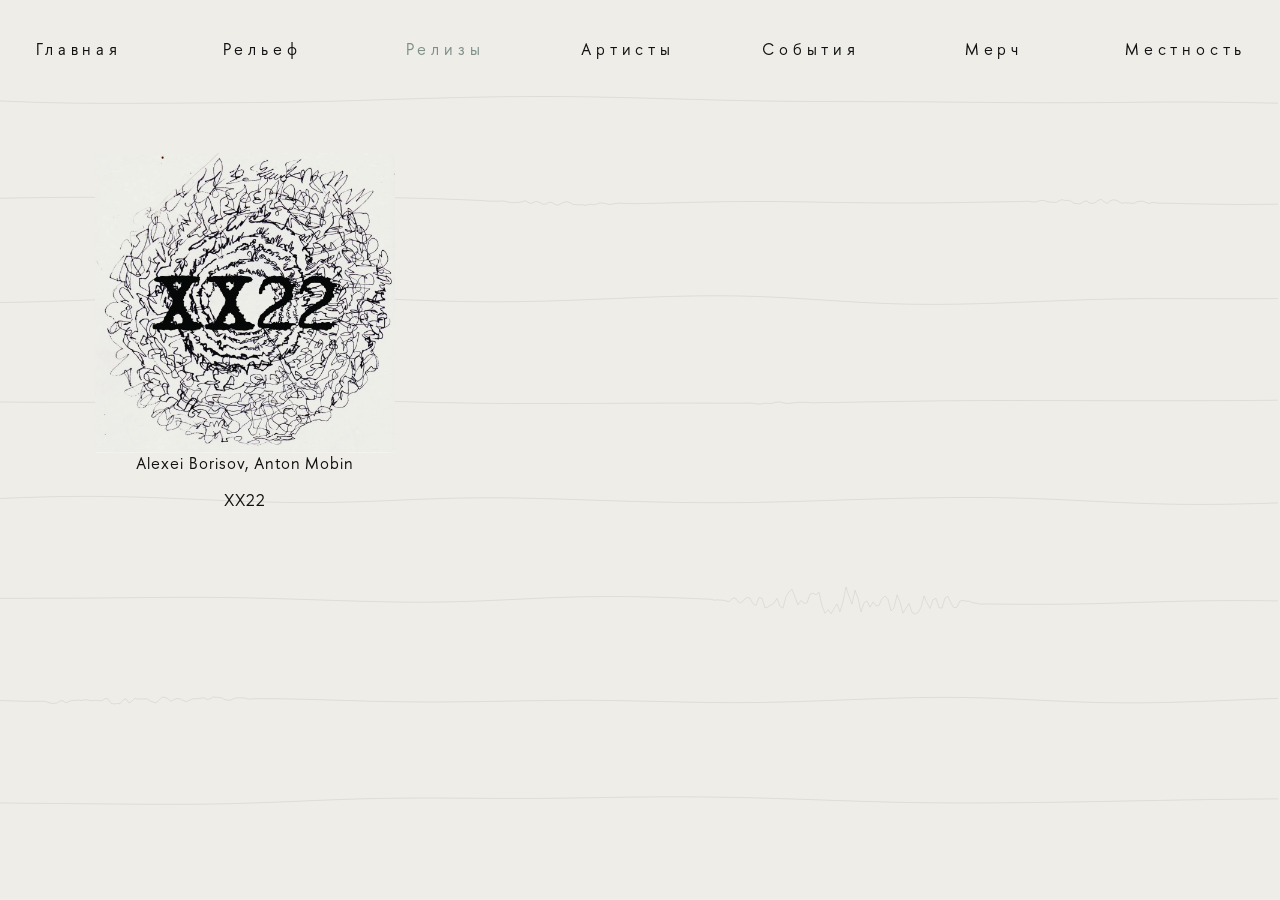
<file: releases/index.html>
<!DOCTYPE html><html  lang="en" class="relief-html"><head><meta charset="utf-8"><meta name="viewport" content="width=device-width, initial-scale=1"><title>Релизы — Relief</title><style>body{background-color:#000!important;margin:0;max-width:100%;overflow-x:hidden}#app,body{min-height:100vh}#app{font-weight:400;letter-spacing:.3em;-webkit-font-smoothing:antialiased;-moz-osx-font-smoothing:grayscale;color:#2c3e50;text-align:center}#nav{min-height:10vh;padding:30px}#nav a{color:#f5fafa;font-size:1em;font-weight:lighter}@media(max-width:768px){#nav a{letter-spacing:.1em}}#nav a.router-link-exact-active{color:#91a79d}.hamburger{cursor:pointer}.h80{min-height:80vh}.button{margin:8px}.fade-enter-active,.fade-leave-active{transition:opacity .5s}.fade-enter,.fade-leave-to{opacity:0}html{height:100%}html.relief-html{background-color:#eeede8!important}html.relief-html body{background-color:transparent!important}.home{background:linear-gradient(180deg,#000 0,#000 5%,transparent 10%,transparent 80%,#000 90%,#000),url(/static/lofi_background.webp) no-repeat 50% fixed!important;background-color:#000;background-size:100% 100%,cover}.logo{font-size:3em;font-weight:400;letter-spacing:.5em;margin-bottom:10%;text-align:center}@media(max-width:768px){.logo{font-size:2em;letter-spacing:.1em}}footer{bottom:0;left:0;min-height:10vh;padding:16px;width:100%}footer a.btn{font-size:1em}@media(max-width:768px){footer a.btn{font-size:.8em;letter-spacing:.1em}}</style><style>.relief-eeg[data-v-58de19c1]{height:100vh;inset:0;pointer-events:none;position:fixed;width:100vw;z-index:-1}</style><style>.hamburger-wrapper[data-v-c39f59b6]{display:flex}.desktop-menu[data-v-c39f59b6]{display:none}.desktop-menu-item[data-v-c39f59b6]{display:block;padding:0;width:10%}@media(min-width:958px){.hamburger-wrapper[data-v-c39f59b6],.mobile-menu[data-v-c39f59b6],.mobile-overlay[data-v-c39f59b6]{display:none!important}.desktop-menu[data-v-c39f59b6]{display:flex;flex-direction:row;gap:1rem;justify-content:flex-start;width:100%}}.hamburger-btn[data-v-c39f59b6]{background:none;border:none;cursor:pointer;padding:.5rem;position:relative;z-index:1001}.hamburger-icon[data-v-c39f59b6]{color:#fff;font-size:1.5rem;transition:transform .3s ease}.hamburger-btn.is-active .hamburger-icon[data-v-c39f59b6]{transform:rotate(90deg)}.mobile-overlay[data-v-c39f59b6]{-webkit-backdrop-filter:blur(4px);backdrop-filter:blur(4px);background:#000000b3;inset:0;position:fixed;z-index:999}.mobile-menu[data-v-c39f59b6]{background:linear-gradient(180deg,#141414fa,#0a0a0afa);box-shadow:-4px 0 20px #00000080;height:100vh;padding:5rem 1.5rem 2rem;position:fixed;right:0;top:0;width:280px;z-index:1000}.mobile-nav[data-v-c39f59b6]{display:flex;flex-direction:column;gap:.5rem}.mobile-nav-item[data-v-c39f59b6]{border-bottom:1px solid hsla(0,0%,100%,.1)}.mobile-nav-item[data-v-c39f59b6]:last-child{border-bottom:none}.mobile-link[data-v-c39f59b6]{color:#fff;display:block;font-family:NotoSans,sans-serif;font-size:1.1rem;letter-spacing:.15em;padding:1rem .5rem;text-decoration:none;transition:all .3s ease}.mobile-link.router-link-exact-active[data-v-c39f59b6],.mobile-link[data-v-c39f59b6]:hover{color:#91a79d;padding-left:1rem}.mobile-link.cocomat-font[data-v-c39f59b6]{font-family:Cocomat,sans-serif}.mobile-link.sister-link[data-v-c39f59b6]{margin-top:.5rem}.relief-theme .hamburger-icon[data-v-c39f59b6]{color:#000}.relief-theme .mobile-overlay[data-v-c39f59b6]{background:#eeede8b3}.relief-theme .mobile-menu[data-v-c39f59b6]{background:#eeede8;box-shadow:-4px 0 20px #0000001f}.relief-theme .mobile-nav-item[data-v-c39f59b6]{border-bottom-color:#0000001a}.relief-theme .mobile-link[data-v-c39f59b6]{color:#000}.relief-theme #nav a[data-v-c39f59b6]{color:#111}.relief-theme #nav a.router-link-exact-active[data-v-c39f59b6],.relief-theme .mobile-link.router-link-exact-active[data-v-c39f59b6]{color:#7d8f87}.fade-enter-active[data-v-c39f59b6],.fade-leave-active[data-v-c39f59b6]{transition:opacity .3s ease}.fade-enter-from[data-v-c39f59b6],.fade-leave-to[data-v-c39f59b6]{opacity:0}.slide-enter-active[data-v-c39f59b6],.slide-leave-active[data-v-c39f59b6]{transition:transform .3s ease}.slide-enter-from[data-v-c39f59b6],.slide-leave-to[data-v-c39f59b6]{transform:translate(100%)}</style><style>.description[data-v-ae5fe707]{color:#111;cursor:pointer;font-family:var(--relief-font)!important;font-size:1em;font-weight:400;letter-spacing:.06em;line-height:1.3}.description[data-v-ae5fe707]:hover{color:#7d8f87}.release-image[data-v-ae5fe707]{display:block;height:auto;margin:0 auto;max-width:300px;width:100%}</style><link rel="stylesheet" href="/_nuxt/entry.CvAKaAgn.css" crossorigin><link rel="preload" as="fetch" crossorigin="anonymous" href="/releases/_payload.json?85d0f3d5-90ee-4ded-a186-210b0059dc92"><link rel="modulepreload" as="script" crossorigin href="/_nuxt/DzOICe0I.js"><link rel="modulepreload" as="script" crossorigin href="/_nuxt/Dw9HdD2O.js"><script type="module" src="/_nuxt/DzOICe0I.js" crossorigin></script><meta hid="description" name="description" content="Московский лейбл «Местность»"><meta name="format-detection" content="telephone=no"><meta property="og:site_name" content="Mestnost Records"><meta property="og:type" content="website"><meta property="og:image" content="https://mestnostrecords.com/static/mestnost_og_default.jpg"><meta property="og:locale" content="ru_RU"><meta name="twitter:card" content="summary_large_image"><link rel="icon" type="image/x-icon" href="/favicon.ico"><meta property="og:title" content="Релизы — Relief"></head><body><div id="__nuxt"><div id="app" class="relief-theme"><canvas class="relief-eeg" aria-hidden="true" data-v-58de19c1></canvas><div class="w-100" data-v-c39f59b6><div id="nav" class="row justify-content-between" data-v-c39f59b6><div class="hamburger-wrapper d-flex w-80 justify-content-end" data-v-c39f59b6><button class="hamburger-btn" aria-label="Toggle menu" data-v-c39f59b6><!----></button></div><!----><!----><div class="desktop-menu row justify-content-between" data-v-c39f59b6><!--[--><div class="desktop-menu-item" data-v-c39f59b6><a href="/" class="btn text-nowrap px-2" data-v-c39f59b6>Главная</a></div><div class="desktop-menu-item" data-v-c39f59b6><a href="/about" class="btn text-nowrap px-2 cocomat-font" data-v-c39f59b6>Рельеф</a></div><div class="desktop-menu-item" data-v-c39f59b6><a aria-current="page" href="/releases" class="router-link-active router-link-exact-active btn text-nowrap px-2" data-v-c39f59b6>Релизы</a></div><div class="desktop-menu-item" data-v-c39f59b6><a href="/artists" class="btn text-nowrap px-2" data-v-c39f59b6>Артисты</a></div><div class="desktop-menu-item" data-v-c39f59b6><a href="/events" class="btn text-nowrap px-2" data-v-c39f59b6>События</a></div><div class="desktop-menu-item" data-v-c39f59b6><a href="/merch" class="btn text-nowrap px-2" data-v-c39f59b6>Мерч</a></div><div class="desktop-menu-item" data-v-c39f59b6><a href="https://mestnostrecords.com" rel="noopener noreferrer" class="btn text-nowrap px-2 sister-link" data-v-c39f59b6>Местность</a></div><!--]--></div></div></div><div class="releases" data-v-ae5fe707><div class="container-fluid" data-v-ae5fe707><div class="row p-5" data-v-ae5fe707><!--[--><div class="col-md-4 col-sm-6 col-12 align-items-center" data-v-ae5fe707><a href="/releases/xx22" class="btn" data-v-ae5fe707><img src="/static/relief/xx22_cover.webp" alt="Alexei Borisov, Anton Mobin - XX22" class="release-image" loading="lazy" data-v-ae5fe707><div data-v-ae5fe707><p class="description" data-v-ae5fe707>Alexei Borisov, Anton Mobin</p><p class="description" data-v-ae5fe707>XX22</p></div></a></div><!--]--></div></div></div></div></div><div id="teleports"></div><script>window.__NUXT__={};window.__NUXT__.config={public:{yandexMetrikaId:"73630327",siteUrl:"https://mestnostrecords.com",reliefSite:true},app:{baseURL:"/",buildId:"85d0f3d5-90ee-4ded-a186-210b0059dc92",buildAssetsDir:"/_nuxt/",cdnURL:""}}</script><script type="application/json" data-nuxt-data="nuxt-app" data-ssr="true" id="__NUXT_DATA__" data-src="/releases/_payload.json?85d0f3d5-90ee-4ded-a186-210b0059dc92">[{"state":1,"once":3,"_errors":4,"serverRendered":6,"path":7,"prerenderedAt":8},["Reactive",2],{},["Set"],["ShallowReactive",5],{},true,"/releases",1794853927951]</script></body></html>
</file>
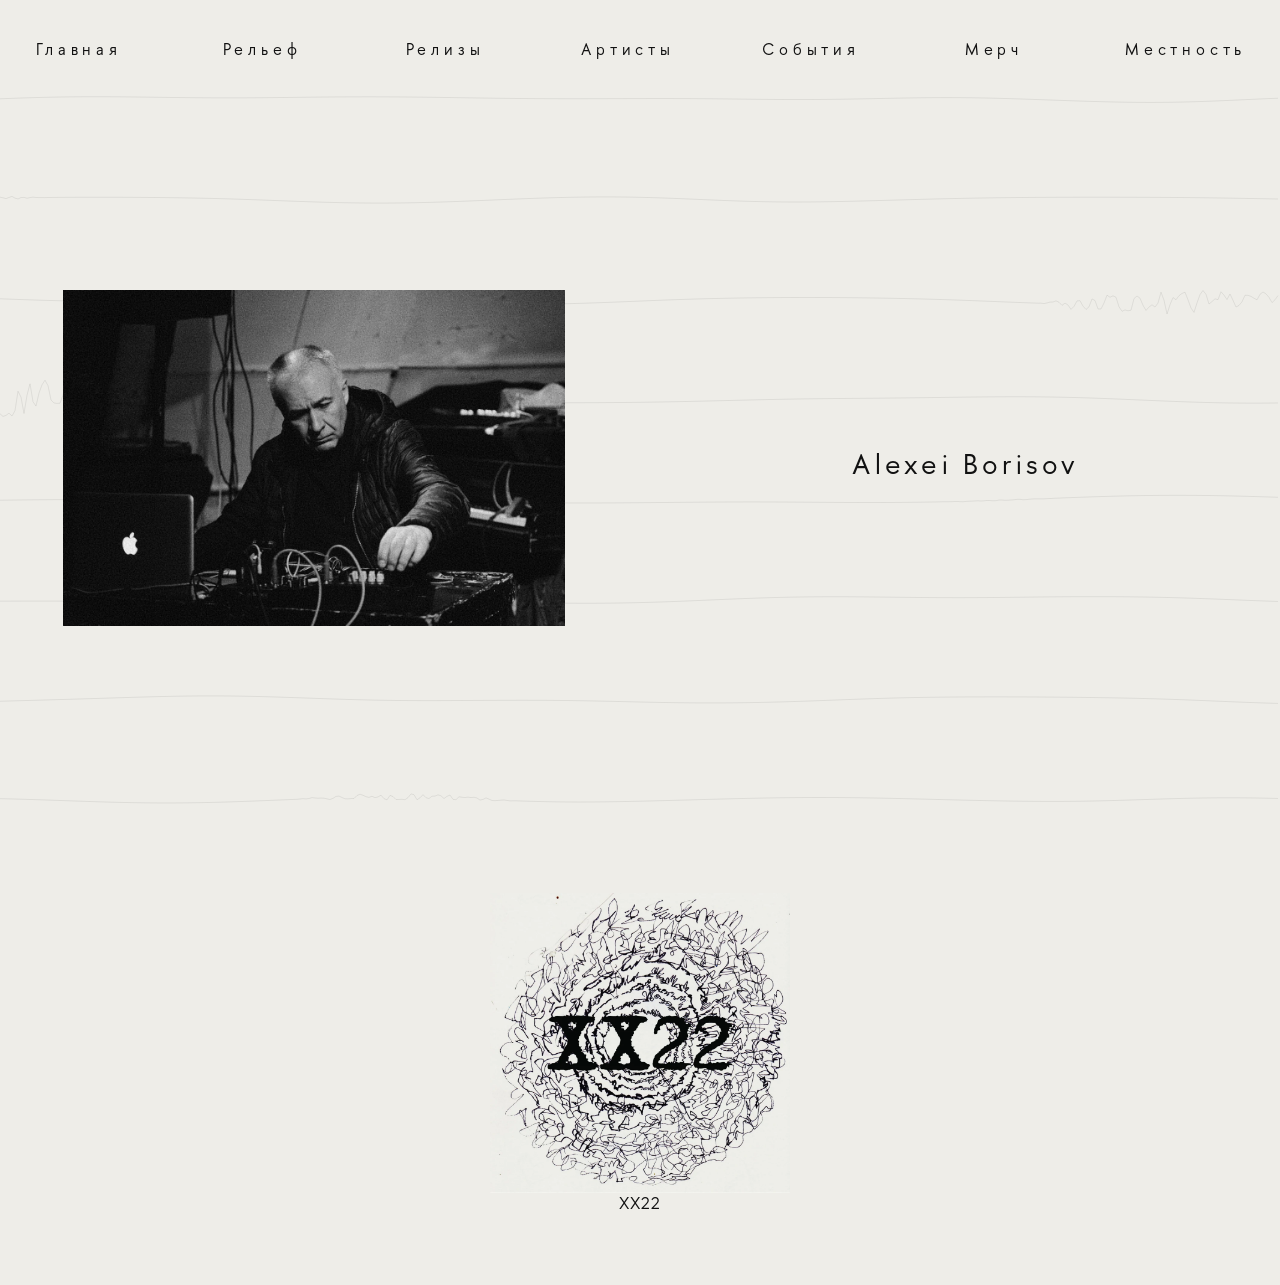
<file: artists/alexei-borisov/index.html>
<!DOCTYPE html><html  lang="en" class="relief-html"><head><meta charset="utf-8"><meta name="viewport" content="width=device-width, initial-scale=1"><title>Alexei Borisov — Relief</title><style>body{background-color:#000!important;margin:0;max-width:100%;overflow-x:hidden}#app,body{min-height:100vh}#app{font-weight:400;letter-spacing:.3em;-webkit-font-smoothing:antialiased;-moz-osx-font-smoothing:grayscale;color:#2c3e50;text-align:center}#nav{min-height:10vh;padding:30px}#nav a{color:#f5fafa;font-size:1em;font-weight:lighter}@media(max-width:768px){#nav a{letter-spacing:.1em}}#nav a.router-link-exact-active{color:#91a79d}.hamburger{cursor:pointer}.h80{min-height:80vh}.button{margin:8px}.fade-enter-active,.fade-leave-active{transition:opacity .5s}.fade-enter,.fade-leave-to{opacity:0}html{height:100%}html.relief-html{background-color:#eeede8!important}html.relief-html body{background-color:transparent!important}.home{background:linear-gradient(180deg,#000 0,#000 5%,transparent 10%,transparent 80%,#000 90%,#000),url(/static/lofi_background.webp) no-repeat 50% fixed!important;background-color:#000;background-size:100% 100%,cover}.logo{font-size:3em;font-weight:400;letter-spacing:.5em;margin-bottom:10%;text-align:center}@media(max-width:768px){.logo{font-size:2em;letter-spacing:.1em}}footer{bottom:0;left:0;min-height:10vh;padding:16px;width:100%}footer a.btn{font-size:1em}@media(max-width:768px){footer a.btn{font-size:.8em;letter-spacing:.1em}}</style><style>.relief-eeg[data-v-58de19c1]{height:100vh;inset:0;pointer-events:none;position:fixed;width:100vw;z-index:-1}</style><style>.hamburger-wrapper[data-v-c39f59b6]{display:flex}.desktop-menu[data-v-c39f59b6]{display:none}.desktop-menu-item[data-v-c39f59b6]{display:block;padding:0;width:10%}@media(min-width:958px){.hamburger-wrapper[data-v-c39f59b6],.mobile-menu[data-v-c39f59b6],.mobile-overlay[data-v-c39f59b6]{display:none!important}.desktop-menu[data-v-c39f59b6]{display:flex;flex-direction:row;gap:1rem;justify-content:flex-start;width:100%}}.hamburger-btn[data-v-c39f59b6]{background:none;border:none;cursor:pointer;padding:.5rem;position:relative;z-index:1001}.hamburger-icon[data-v-c39f59b6]{color:#fff;font-size:1.5rem;transition:transform .3s ease}.hamburger-btn.is-active .hamburger-icon[data-v-c39f59b6]{transform:rotate(90deg)}.mobile-overlay[data-v-c39f59b6]{-webkit-backdrop-filter:blur(4px);backdrop-filter:blur(4px);background:#000000b3;inset:0;position:fixed;z-index:999}.mobile-menu[data-v-c39f59b6]{background:linear-gradient(180deg,#141414fa,#0a0a0afa);box-shadow:-4px 0 20px #00000080;height:100vh;padding:5rem 1.5rem 2rem;position:fixed;right:0;top:0;width:280px;z-index:1000}.mobile-nav[data-v-c39f59b6]{display:flex;flex-direction:column;gap:.5rem}.mobile-nav-item[data-v-c39f59b6]{border-bottom:1px solid hsla(0,0%,100%,.1)}.mobile-nav-item[data-v-c39f59b6]:last-child{border-bottom:none}.mobile-link[data-v-c39f59b6]{color:#fff;display:block;font-family:NotoSans,sans-serif;font-size:1.1rem;letter-spacing:.15em;padding:1rem .5rem;text-decoration:none;transition:all .3s ease}.mobile-link.router-link-exact-active[data-v-c39f59b6],.mobile-link[data-v-c39f59b6]:hover{color:#91a79d;padding-left:1rem}.mobile-link.cocomat-font[data-v-c39f59b6]{font-family:Cocomat,sans-serif}.mobile-link.sister-link[data-v-c39f59b6]{margin-top:.5rem}.relief-theme .hamburger-icon[data-v-c39f59b6]{color:#000}.relief-theme .mobile-overlay[data-v-c39f59b6]{background:#eeede8b3}.relief-theme .mobile-menu[data-v-c39f59b6]{background:#eeede8;box-shadow:-4px 0 20px #0000001f}.relief-theme .mobile-nav-item[data-v-c39f59b6]{border-bottom-color:#0000001a}.relief-theme .mobile-link[data-v-c39f59b6]{color:#000}.relief-theme #nav a[data-v-c39f59b6]{color:#111}.relief-theme #nav a.router-link-exact-active[data-v-c39f59b6],.relief-theme .mobile-link.router-link-exact-active[data-v-c39f59b6]{color:#7d8f87}.fade-enter-active[data-v-c39f59b6],.fade-leave-active[data-v-c39f59b6]{transition:opacity .3s ease}.fade-enter-from[data-v-c39f59b6],.fade-leave-to[data-v-c39f59b6]{opacity:0}.slide-enter-active[data-v-c39f59b6],.slide-leave-active[data-v-c39f59b6]{transition:transform .3s ease}.slide-enter-from[data-v-c39f59b6],.slide-leave-to[data-v-c39f59b6]{transform:translate(100%)}</style><style>.artist-page[data-v-50b2378c]{color:#111}.artist-photo[data-v-50b2378c]{max-height:70vh;max-width:80%;-o-object-fit:cover;object-fit:cover}.artist-name[data-v-50b2378c]{font-size:clamp(1.3rem,2.2vw,2rem);letter-spacing:.15em;line-height:1.5;padding:0 1rem}.release-image[data-v-50b2378c]{display:block;height:auto;margin:0 auto;max-width:300px;width:100%}.release-title[data-v-50b2378c]{color:#111;font-family:var(--relief-font);font-size:1em;font-weight:400;letter-spacing:.06em;line-height:1.3}.release-title[data-v-50b2378c]:hover{color:#7d8f87}.fill[data-v-50b2378c]{min-height:80vh}</style><link rel="stylesheet" href="/_nuxt/entry.CvAKaAgn.css" crossorigin><link rel="preload" as="fetch" crossorigin="anonymous" href="/artists/alexei-borisov/_payload.json?85d0f3d5-90ee-4ded-a186-210b0059dc92"><link rel="modulepreload" as="script" crossorigin href="/_nuxt/DzOICe0I.js"><link rel="modulepreload" as="script" crossorigin href="/_nuxt/D5FCG2k3.js"><script type="module" src="/_nuxt/DzOICe0I.js" crossorigin></script><meta hid="description" name="description" content="Московский лейбл «Местность»"><meta name="format-detection" content="telephone=no"><meta property="og:site_name" content="Mestnost Records"><meta property="og:type" content="website"><meta property="og:image" content="https://mestnostrecords.com/static/relief/borisov_face_relief.webp"><meta property="og:locale" content="ru_RU"><meta name="twitter:card" content="summary_large_image"><link rel="icon" type="image/x-icon" href="/favicon.ico"><meta property="og:title" content="Alexei Borisov — Relief"></head><body><div id="__nuxt"><div id="app" class="relief-theme"><canvas class="relief-eeg" aria-hidden="true" data-v-58de19c1></canvas><div class="w-100" data-v-c39f59b6><div id="nav" class="row justify-content-between" data-v-c39f59b6><div class="hamburger-wrapper d-flex w-80 justify-content-end" data-v-c39f59b6><button class="hamburger-btn" aria-label="Toggle menu" data-v-c39f59b6><!----></button></div><!----><!----><div class="desktop-menu row justify-content-between" data-v-c39f59b6><!--[--><div class="desktop-menu-item" data-v-c39f59b6><a href="/" class="btn text-nowrap px-2" data-v-c39f59b6>Главная</a></div><div class="desktop-menu-item" data-v-c39f59b6><a href="/about" class="btn text-nowrap px-2 cocomat-font" data-v-c39f59b6>Рельеф</a></div><div class="desktop-menu-item" data-v-c39f59b6><a href="/releases" class="btn text-nowrap px-2" data-v-c39f59b6>Релизы</a></div><div class="desktop-menu-item" data-v-c39f59b6><a href="/artists" class="btn text-nowrap px-2" data-v-c39f59b6>Артисты</a></div><div class="desktop-menu-item" data-v-c39f59b6><a href="/events" class="btn text-nowrap px-2" data-v-c39f59b6>События</a></div><div class="desktop-menu-item" data-v-c39f59b6><a href="/merch" class="btn text-nowrap px-2" data-v-c39f59b6>Мерч</a></div><div class="desktop-menu-item" data-v-c39f59b6><a href="https://mestnostrecords.com" rel="noopener noreferrer" class="btn text-nowrap px-2 sister-link" data-v-c39f59b6>Местность</a></div><!--]--></div></div></div><div class="artist-page w-100" data-v-50b2378c><div class="row mb-5 fill d-flex" data-v-50b2378c><div class="col-12 col-md-6 align-self-center text-center" data-v-50b2378c><img src="/static/relief/borisov_face_relief.webp" alt="Alexei Borisov" class="artist-photo" data-v-50b2378c></div><div class="col-12 col-md-6 align-self-center" data-v-50b2378c><div class="mt-5 artist-info" data-v-50b2378c><h2 class="artist-name" data-v-50b2378c>Alexei Borisov</h2></div></div></div><div class="releases-section" data-v-50b2378c><div class="row p-5 justify-content-center" data-v-50b2378c><!--[--><div class="col-md-4 col-sm-6 col-12" data-v-50b2378c><a href="/releases/xx22" class="btn" data-v-50b2378c><img src="/static/relief/xx22_cover.webp" alt="Alexei Borisov, Anton Mobin - XX22" class="release-image" loading="lazy" data-v-50b2378c><p class="release-title" data-v-50b2378c>XX22</p></a></div><!--]--></div></div></div></div></div><div id="teleports"></div><script>window.__NUXT__={};window.__NUXT__.config={public:{yandexMetrikaId:"73630327",siteUrl:"https://mestnostrecords.com",reliefSite:true},app:{baseURL:"/",buildId:"85d0f3d5-90ee-4ded-a186-210b0059dc92",buildAssetsDir:"/_nuxt/",cdnURL:""}}</script><script type="application/json" data-nuxt-data="nuxt-app" data-ssr="true" id="__NUXT_DATA__" data-src="/artists/alexei-borisov/_payload.json?85d0f3d5-90ee-4ded-a186-210b0059dc92">[{"state":1,"once":3,"_errors":4,"serverRendered":6,"path":7,"prerenderedAt":8},["Reactive",2],{},["Set"],["ShallowReactive",5],{},true,"/artists/alexei-borisov",1794853928031]</script></body></html>
</file>
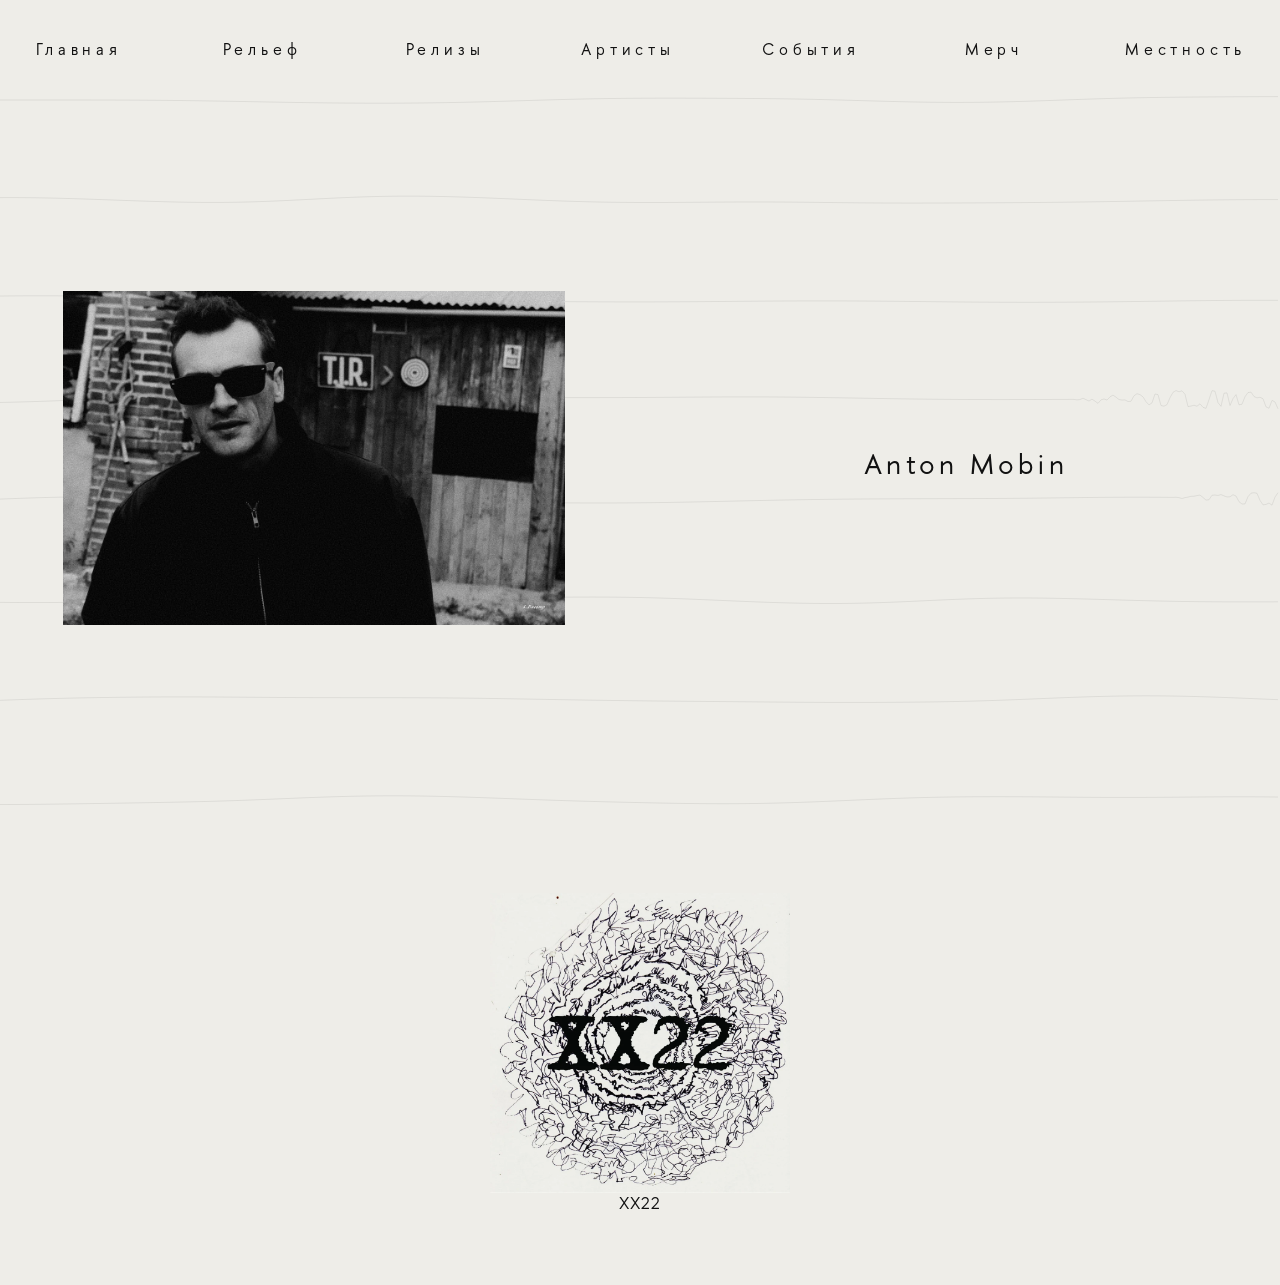
<file: artists/anton-mobin/index.html>
<!DOCTYPE html><html  lang="en" class="relief-html"><head><meta charset="utf-8"><meta name="viewport" content="width=device-width, initial-scale=1"><title>Anton Mobin — Relief</title><style>body{background-color:#000!important;margin:0;max-width:100%;overflow-x:hidden}#app,body{min-height:100vh}#app{font-weight:400;letter-spacing:.3em;-webkit-font-smoothing:antialiased;-moz-osx-font-smoothing:grayscale;color:#2c3e50;text-align:center}#nav{min-height:10vh;padding:30px}#nav a{color:#f5fafa;font-size:1em;font-weight:lighter}@media(max-width:768px){#nav a{letter-spacing:.1em}}#nav a.router-link-exact-active{color:#91a79d}.hamburger{cursor:pointer}.h80{min-height:80vh}.button{margin:8px}.fade-enter-active,.fade-leave-active{transition:opacity .5s}.fade-enter,.fade-leave-to{opacity:0}html{height:100%}html.relief-html{background-color:#eeede8!important}html.relief-html body{background-color:transparent!important}.home{background:linear-gradient(180deg,#000 0,#000 5%,transparent 10%,transparent 80%,#000 90%,#000),url(/static/lofi_background.webp) no-repeat 50% fixed!important;background-color:#000;background-size:100% 100%,cover}.logo{font-size:3em;font-weight:400;letter-spacing:.5em;margin-bottom:10%;text-align:center}@media(max-width:768px){.logo{font-size:2em;letter-spacing:.1em}}footer{bottom:0;left:0;min-height:10vh;padding:16px;width:100%}footer a.btn{font-size:1em}@media(max-width:768px){footer a.btn{font-size:.8em;letter-spacing:.1em}}</style><style>.relief-eeg[data-v-58de19c1]{height:100vh;inset:0;pointer-events:none;position:fixed;width:100vw;z-index:-1}</style><style>.hamburger-wrapper[data-v-c39f59b6]{display:flex}.desktop-menu[data-v-c39f59b6]{display:none}.desktop-menu-item[data-v-c39f59b6]{display:block;padding:0;width:10%}@media(min-width:958px){.hamburger-wrapper[data-v-c39f59b6],.mobile-menu[data-v-c39f59b6],.mobile-overlay[data-v-c39f59b6]{display:none!important}.desktop-menu[data-v-c39f59b6]{display:flex;flex-direction:row;gap:1rem;justify-content:flex-start;width:100%}}.hamburger-btn[data-v-c39f59b6]{background:none;border:none;cursor:pointer;padding:.5rem;position:relative;z-index:1001}.hamburger-icon[data-v-c39f59b6]{color:#fff;font-size:1.5rem;transition:transform .3s ease}.hamburger-btn.is-active .hamburger-icon[data-v-c39f59b6]{transform:rotate(90deg)}.mobile-overlay[data-v-c39f59b6]{-webkit-backdrop-filter:blur(4px);backdrop-filter:blur(4px);background:#000000b3;inset:0;position:fixed;z-index:999}.mobile-menu[data-v-c39f59b6]{background:linear-gradient(180deg,#141414fa,#0a0a0afa);box-shadow:-4px 0 20px #00000080;height:100vh;padding:5rem 1.5rem 2rem;position:fixed;right:0;top:0;width:280px;z-index:1000}.mobile-nav[data-v-c39f59b6]{display:flex;flex-direction:column;gap:.5rem}.mobile-nav-item[data-v-c39f59b6]{border-bottom:1px solid hsla(0,0%,100%,.1)}.mobile-nav-item[data-v-c39f59b6]:last-child{border-bottom:none}.mobile-link[data-v-c39f59b6]{color:#fff;display:block;font-family:NotoSans,sans-serif;font-size:1.1rem;letter-spacing:.15em;padding:1rem .5rem;text-decoration:none;transition:all .3s ease}.mobile-link.router-link-exact-active[data-v-c39f59b6],.mobile-link[data-v-c39f59b6]:hover{color:#91a79d;padding-left:1rem}.mobile-link.cocomat-font[data-v-c39f59b6]{font-family:Cocomat,sans-serif}.mobile-link.sister-link[data-v-c39f59b6]{margin-top:.5rem}.relief-theme .hamburger-icon[data-v-c39f59b6]{color:#000}.relief-theme .mobile-overlay[data-v-c39f59b6]{background:#eeede8b3}.relief-theme .mobile-menu[data-v-c39f59b6]{background:#eeede8;box-shadow:-4px 0 20px #0000001f}.relief-theme .mobile-nav-item[data-v-c39f59b6]{border-bottom-color:#0000001a}.relief-theme .mobile-link[data-v-c39f59b6]{color:#000}.relief-theme #nav a[data-v-c39f59b6]{color:#111}.relief-theme #nav a.router-link-exact-active[data-v-c39f59b6],.relief-theme .mobile-link.router-link-exact-active[data-v-c39f59b6]{color:#7d8f87}.fade-enter-active[data-v-c39f59b6],.fade-leave-active[data-v-c39f59b6]{transition:opacity .3s ease}.fade-enter-from[data-v-c39f59b6],.fade-leave-to[data-v-c39f59b6]{opacity:0}.slide-enter-active[data-v-c39f59b6],.slide-leave-active[data-v-c39f59b6]{transition:transform .3s ease}.slide-enter-from[data-v-c39f59b6],.slide-leave-to[data-v-c39f59b6]{transform:translate(100%)}</style><style>.artist-page[data-v-50b2378c]{color:#111}.artist-photo[data-v-50b2378c]{max-height:70vh;max-width:80%;-o-object-fit:cover;object-fit:cover}.artist-name[data-v-50b2378c]{font-size:clamp(1.3rem,2.2vw,2rem);letter-spacing:.15em;line-height:1.5;padding:0 1rem}.release-image[data-v-50b2378c]{display:block;height:auto;margin:0 auto;max-width:300px;width:100%}.release-title[data-v-50b2378c]{color:#111;font-family:var(--relief-font);font-size:1em;font-weight:400;letter-spacing:.06em;line-height:1.3}.release-title[data-v-50b2378c]:hover{color:#7d8f87}.fill[data-v-50b2378c]{min-height:80vh}</style><link rel="stylesheet" href="/_nuxt/entry.CvAKaAgn.css" crossorigin><link rel="preload" as="fetch" crossorigin="anonymous" href="/artists/anton-mobin/_payload.json?85d0f3d5-90ee-4ded-a186-210b0059dc92"><link rel="modulepreload" as="script" crossorigin href="/_nuxt/DzOICe0I.js"><link rel="modulepreload" as="script" crossorigin href="/_nuxt/D5FCG2k3.js"><script type="module" src="/_nuxt/DzOICe0I.js" crossorigin></script><meta hid="description" name="description" content="Московский лейбл «Местность»"><meta name="format-detection" content="telephone=no"><meta property="og:site_name" content="Mestnost Records"><meta property="og:type" content="website"><meta property="og:image" content="https://mestnostrecords.com/static/relief/anton_mobin_face_relief.webp"><meta property="og:locale" content="ru_RU"><meta name="twitter:card" content="summary_large_image"><link rel="icon" type="image/x-icon" href="/favicon.ico"><meta property="og:title" content="Anton Mobin — Relief"></head><body><div id="__nuxt"><div id="app" class="relief-theme"><canvas class="relief-eeg" aria-hidden="true" data-v-58de19c1></canvas><div class="w-100" data-v-c39f59b6><div id="nav" class="row justify-content-between" data-v-c39f59b6><div class="hamburger-wrapper d-flex w-80 justify-content-end" data-v-c39f59b6><button class="hamburger-btn" aria-label="Toggle menu" data-v-c39f59b6><!----></button></div><!----><!----><div class="desktop-menu row justify-content-between" data-v-c39f59b6><!--[--><div class="desktop-menu-item" data-v-c39f59b6><a href="/" class="btn text-nowrap px-2" data-v-c39f59b6>Главная</a></div><div class="desktop-menu-item" data-v-c39f59b6><a href="/about" class="btn text-nowrap px-2 cocomat-font" data-v-c39f59b6>Рельеф</a></div><div class="desktop-menu-item" data-v-c39f59b6><a href="/releases" class="btn text-nowrap px-2" data-v-c39f59b6>Релизы</a></div><div class="desktop-menu-item" data-v-c39f59b6><a href="/artists" class="btn text-nowrap px-2" data-v-c39f59b6>Артисты</a></div><div class="desktop-menu-item" data-v-c39f59b6><a href="/events" class="btn text-nowrap px-2" data-v-c39f59b6>События</a></div><div class="desktop-menu-item" data-v-c39f59b6><a href="/merch" class="btn text-nowrap px-2" data-v-c39f59b6>Мерч</a></div><div class="desktop-menu-item" data-v-c39f59b6><a href="https://mestnostrecords.com" rel="noopener noreferrer" class="btn text-nowrap px-2 sister-link" data-v-c39f59b6>Местность</a></div><!--]--></div></div></div><div class="artist-page w-100" data-v-50b2378c><div class="row mb-5 fill d-flex" data-v-50b2378c><div class="col-12 col-md-6 align-self-center text-center" data-v-50b2378c><img src="/static/relief/anton_mobin_face_relief.webp" alt="Anton Mobin" class="artist-photo" data-v-50b2378c></div><div class="col-12 col-md-6 align-self-center" data-v-50b2378c><div class="mt-5 artist-info" data-v-50b2378c><h2 class="artist-name" data-v-50b2378c>Anton Mobin</h2></div></div></div><div class="releases-section" data-v-50b2378c><div class="row p-5 justify-content-center" data-v-50b2378c><!--[--><div class="col-md-4 col-sm-6 col-12" data-v-50b2378c><a href="/releases/xx22" class="btn" data-v-50b2378c><img src="/static/relief/xx22_cover.webp" alt="Alexei Borisov, Anton Mobin - XX22" class="release-image" loading="lazy" data-v-50b2378c><p class="release-title" data-v-50b2378c>XX22</p></a></div><!--]--></div></div></div></div></div><div id="teleports"></div><script>window.__NUXT__={};window.__NUXT__.config={public:{yandexMetrikaId:"73630327",siteUrl:"https://mestnostrecords.com",reliefSite:true},app:{baseURL:"/",buildId:"85d0f3d5-90ee-4ded-a186-210b0059dc92",buildAssetsDir:"/_nuxt/",cdnURL:""}}</script><script type="application/json" data-nuxt-data="nuxt-app" data-ssr="true" id="__NUXT_DATA__" data-src="/artists/anton-mobin/_payload.json?85d0f3d5-90ee-4ded-a186-210b0059dc92">[{"state":1,"once":3,"_errors":4,"serverRendered":6,"path":7,"prerenderedAt":8},["Reactive",2],{},["Set"],["ShallowReactive",5],{},true,"/artists/anton-mobin",1794853928031]</script></body></html>
</file>
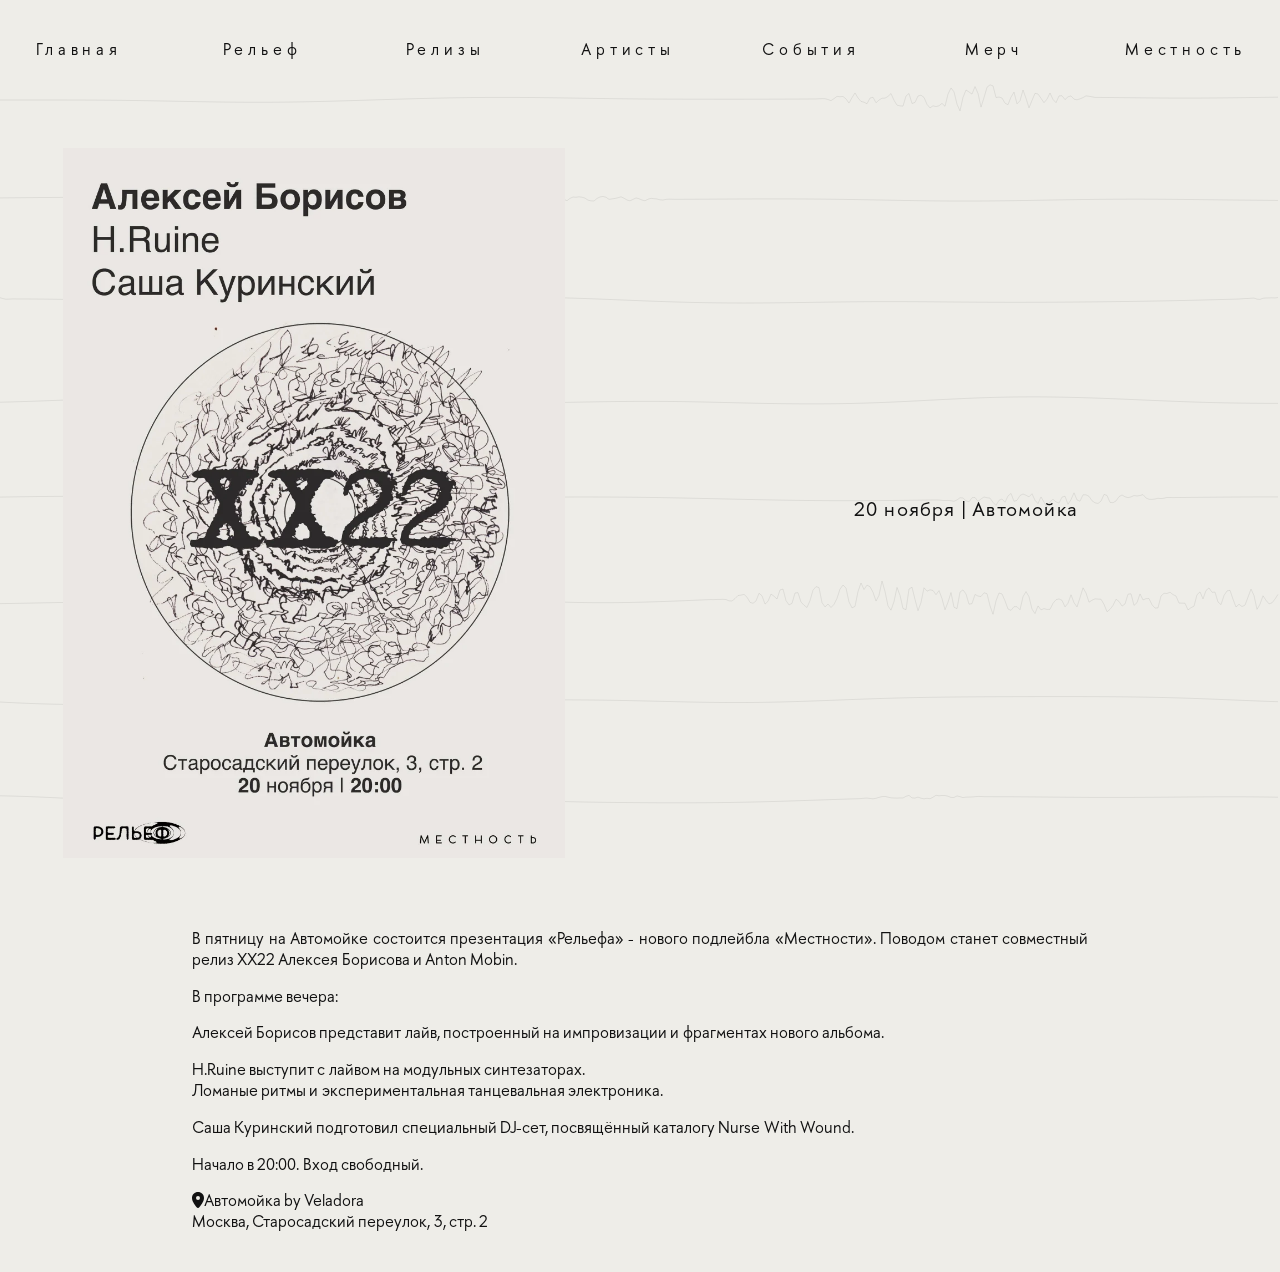
<file: events/20-11-26-avtomoyka/index.html>
<!DOCTYPE html><html  lang="en" class="relief-html"><head><meta charset="utf-8"><meta name="viewport" content="width=device-width, initial-scale=1"><title>20 ноября | Автомойка — Relief</title><style>body{background-color:#000!important;margin:0;max-width:100%;overflow-x:hidden}#app,body{min-height:100vh}#app{font-weight:400;letter-spacing:.3em;-webkit-font-smoothing:antialiased;-moz-osx-font-smoothing:grayscale;color:#2c3e50;text-align:center}#nav{min-height:10vh;padding:30px}#nav a{color:#f5fafa;font-size:1em;font-weight:lighter}@media(max-width:768px){#nav a{letter-spacing:.1em}}#nav a.router-link-exact-active{color:#91a79d}.hamburger{cursor:pointer}.h80{min-height:80vh}.button{margin:8px}.fade-enter-active,.fade-leave-active{transition:opacity .5s}.fade-enter,.fade-leave-to{opacity:0}html{height:100%}html.relief-html{background-color:#eeede8!important}html.relief-html body{background-color:transparent!important}.home{background:linear-gradient(180deg,#000 0,#000 5%,transparent 10%,transparent 80%,#000 90%,#000),url(/static/lofi_background.webp) no-repeat 50% fixed!important;background-color:#000;background-size:100% 100%,cover}.logo{font-size:3em;font-weight:400;letter-spacing:.5em;margin-bottom:10%;text-align:center}@media(max-width:768px){.logo{font-size:2em;letter-spacing:.1em}}footer{bottom:0;left:0;min-height:10vh;padding:16px;width:100%}footer a.btn{font-size:1em}@media(max-width:768px){footer a.btn{font-size:.8em;letter-spacing:.1em}}</style><style>.relief-eeg[data-v-58de19c1]{height:100vh;inset:0;pointer-events:none;position:fixed;width:100vw;z-index:-1}</style><style>.hamburger-wrapper[data-v-c39f59b6]{display:flex}.desktop-menu[data-v-c39f59b6]{display:none}.desktop-menu-item[data-v-c39f59b6]{display:block;padding:0;width:10%}@media(min-width:958px){.hamburger-wrapper[data-v-c39f59b6],.mobile-menu[data-v-c39f59b6],.mobile-overlay[data-v-c39f59b6]{display:none!important}.desktop-menu[data-v-c39f59b6]{display:flex;flex-direction:row;gap:1rem;justify-content:flex-start;width:100%}}.hamburger-btn[data-v-c39f59b6]{background:none;border:none;cursor:pointer;padding:.5rem;position:relative;z-index:1001}.hamburger-icon[data-v-c39f59b6]{color:#fff;font-size:1.5rem;transition:transform .3s ease}.hamburger-btn.is-active .hamburger-icon[data-v-c39f59b6]{transform:rotate(90deg)}.mobile-overlay[data-v-c39f59b6]{-webkit-backdrop-filter:blur(4px);backdrop-filter:blur(4px);background:#000000b3;inset:0;position:fixed;z-index:999}.mobile-menu[data-v-c39f59b6]{background:linear-gradient(180deg,#141414fa,#0a0a0afa);box-shadow:-4px 0 20px #00000080;height:100vh;padding:5rem 1.5rem 2rem;position:fixed;right:0;top:0;width:280px;z-index:1000}.mobile-nav[data-v-c39f59b6]{display:flex;flex-direction:column;gap:.5rem}.mobile-nav-item[data-v-c39f59b6]{border-bottom:1px solid hsla(0,0%,100%,.1)}.mobile-nav-item[data-v-c39f59b6]:last-child{border-bottom:none}.mobile-link[data-v-c39f59b6]{color:#fff;display:block;font-family:NotoSans,sans-serif;font-size:1.1rem;letter-spacing:.15em;padding:1rem .5rem;text-decoration:none;transition:all .3s ease}.mobile-link.router-link-exact-active[data-v-c39f59b6],.mobile-link[data-v-c39f59b6]:hover{color:#91a79d;padding-left:1rem}.mobile-link.cocomat-font[data-v-c39f59b6]{font-family:Cocomat,sans-serif}.mobile-link.sister-link[data-v-c39f59b6]{margin-top:.5rem}.relief-theme .hamburger-icon[data-v-c39f59b6]{color:#000}.relief-theme .mobile-overlay[data-v-c39f59b6]{background:#eeede8b3}.relief-theme .mobile-menu[data-v-c39f59b6]{background:#eeede8;box-shadow:-4px 0 20px #0000001f}.relief-theme .mobile-nav-item[data-v-c39f59b6]{border-bottom-color:#0000001a}.relief-theme .mobile-link[data-v-c39f59b6]{color:#000}.relief-theme #nav a[data-v-c39f59b6]{color:#111}.relief-theme #nav a.router-link-exact-active[data-v-c39f59b6],.relief-theme .mobile-link.router-link-exact-active[data-v-c39f59b6]{color:#7d8f87}.fade-enter-active[data-v-c39f59b6],.fade-leave-active[data-v-c39f59b6]{transition:opacity .3s ease}.fade-enter-from[data-v-c39f59b6],.fade-leave-to[data-v-c39f59b6]{opacity:0}.slide-enter-active[data-v-c39f59b6],.slide-leave-active[data-v-c39f59b6]{transition:transform .3s ease}.slide-enter-from[data-v-c39f59b6],.slide-leave-to[data-v-c39f59b6]{transform:translate(100%)}</style><style>.relief-event[data-v-933e0a13]{color:#111}.poster[data-v-933e0a13]{height:auto;max-width:80%}.event-name[data-v-933e0a13]{font-weight:400;letter-spacing:.06em;line-height:1.3}.description[data-v-933e0a13]{font-family:var(--relief-font);margin:0 15%;text-align:justify}.fill[data-v-933e0a13]{height:100%;min-height:90vh}</style><link rel="stylesheet" href="/_nuxt/entry.CvAKaAgn.css" crossorigin><link rel="preload" as="fetch" crossorigin="anonymous" href="/events/20-11-26-avtomoyka/_payload.json?85d0f3d5-90ee-4ded-a186-210b0059dc92"><link rel="modulepreload" as="script" crossorigin href="/_nuxt/DzOICe0I.js"><link rel="modulepreload" as="script" crossorigin href="/_nuxt/B98n69zL.js"><link rel="modulepreload" as="script" crossorigin href="/_nuxt/D-cOdGXp.js"><script type="module" src="/_nuxt/DzOICe0I.js" crossorigin></script><meta name="description" content="В пятницу на Автомойке состоится презентация «Рельефа» - нового подлейбла «Местности». Поводом станет совместный релиз XX22 Алексея Борисова и Anton Mobin."><meta name="format-detection" content="telephone=no"><meta property="og:site_name" content="Mestnost Records"><meta property="og:type" content="website"><meta property="og:image" content="https://mestnostrecords.com/static/20-11-26-avtomoyka.webp"><meta property="og:locale" content="ru_RU"><meta name="twitter:card" content="summary_large_image"><link rel="icon" type="image/x-icon" href="/favicon.ico"><meta property="og:title" content="20 ноября | Автомойка — Relief"></head><body><div id="__nuxt"><div id="app" class="relief-theme"><canvas class="relief-eeg" aria-hidden="true" data-v-58de19c1></canvas><div class="w-100" data-v-c39f59b6><div id="nav" class="row justify-content-between" data-v-c39f59b6><div class="hamburger-wrapper d-flex w-80 justify-content-end" data-v-c39f59b6><button class="hamburger-btn" aria-label="Toggle menu" data-v-c39f59b6><!----></button></div><!----><!----><div class="desktop-menu row justify-content-between" data-v-c39f59b6><!--[--><div class="desktop-menu-item" data-v-c39f59b6><a href="/" class="btn text-nowrap px-2" data-v-c39f59b6>Главная</a></div><div class="desktop-menu-item" data-v-c39f59b6><a href="/about" class="btn text-nowrap px-2 cocomat-font" data-v-c39f59b6>Рельеф</a></div><div class="desktop-menu-item" data-v-c39f59b6><a href="/releases" class="btn text-nowrap px-2" data-v-c39f59b6>Релизы</a></div><div class="desktop-menu-item" data-v-c39f59b6><a href="/artists" class="btn text-nowrap px-2" data-v-c39f59b6>Артисты</a></div><div class="desktop-menu-item" data-v-c39f59b6><a href="/events" class="btn text-nowrap px-2" data-v-c39f59b6>События</a></div><div class="desktop-menu-item" data-v-c39f59b6><a href="/merch" class="btn text-nowrap px-2" data-v-c39f59b6>Мерч</a></div><div class="desktop-menu-item" data-v-c39f59b6><a href="https://mestnostrecords.com" rel="noopener noreferrer" class="btn text-nowrap px-2 sister-link" data-v-c39f59b6>Местность</a></div><!--]--></div></div></div><div class="relief-event w-100" data-v-933e0a13><div class="row mb-5 fill d-flex" data-v-933e0a13><div class="col-12 col-md-6 align-self-center" data-v-933e0a13><img src="/static/20-11-26-avtomoyka.webp" alt="20 ноября | Автомойка" class="poster" data-v-933e0a13></div><div class="col-12 col-md-6 align-self-center" data-v-933e0a13><div class="mt-5" data-v-933e0a13><h5 class="event-name" data-v-933e0a13>20 ноября | Автомойка</h5></div></div></div><div class="row mb-5 mt-5" data-v-933e0a13><div class="col-md-12" data-v-933e0a13><div class="description mb-5" lang="ru" data-v-933e0a13><!--[--><p data-v-933e0a13><!--[--><!--[--><!---->В пятницу на Автомойке состоится презентация «Рельефа» - нового подлейбла «Местности». Поводом станет совместный релиз XX22 Алексея Борисова и Anton Mobin.<!--]--><!--]--></p><p data-v-933e0a13><!--[--><!--[--><!---->В программе вечера:<!--]--><!--]--></p><p data-v-933e0a13><!--[--><!--[--><!---->Алексей Борисов представит лайв, построенный на импровизации и фрагментах нового альбома.<!--]--><!--]--></p><p data-v-933e0a13><!--[--><!--[--><!---->H.Ruine выступит с лайвом на модульных синтезаторах.<!--]--><!--[--><br data-v-933e0a13>Ломаные ритмы и экспериментальная танцевальная электроника.<!--]--><!--]--></p><p data-v-933e0a13><!--[--><!--[--><!---->Саша Куринский подготовил специальный DJ-сет, посвящённый каталогу Nurse With Wound.<!--]--><!--]--></p><p data-v-933e0a13><!--[--><!--[--><!---->Начало в 20:00. Вход свободный.<!--]--><!--]--></p><!--]--><p data-v-933e0a13><span data-v-933e0a13></span><!--[--><!--[--><!---->Автомойка by Veladora<!--]--><!--[--><br data-v-933e0a13>Москва, Старосадский переулок, 3, стр. 2<!--]--><!--]--></p></div></div></div></div></div></div><div id="teleports"></div><script>window.__NUXT__={};window.__NUXT__.config={public:{yandexMetrikaId:"73630327",siteUrl:"https://mestnostrecords.com",reliefSite:true},app:{baseURL:"/",buildId:"85d0f3d5-90ee-4ded-a186-210b0059dc92",buildAssetsDir:"/_nuxt/",cdnURL:""}}</script><script type="application/json" data-nuxt-data="nuxt-app" data-ssr="true" id="__NUXT_DATA__" data-src="/events/20-11-26-avtomoyka/_payload.json?85d0f3d5-90ee-4ded-a186-210b0059dc92">[{"state":1,"once":3,"_errors":4,"serverRendered":6,"path":7,"prerenderedAt":8},["Reactive",2],{},["Set"],["ShallowReactive",5],{},true,"/events/20-11-26-avtomoyka",1794853928037]</script></body></html>
</file>
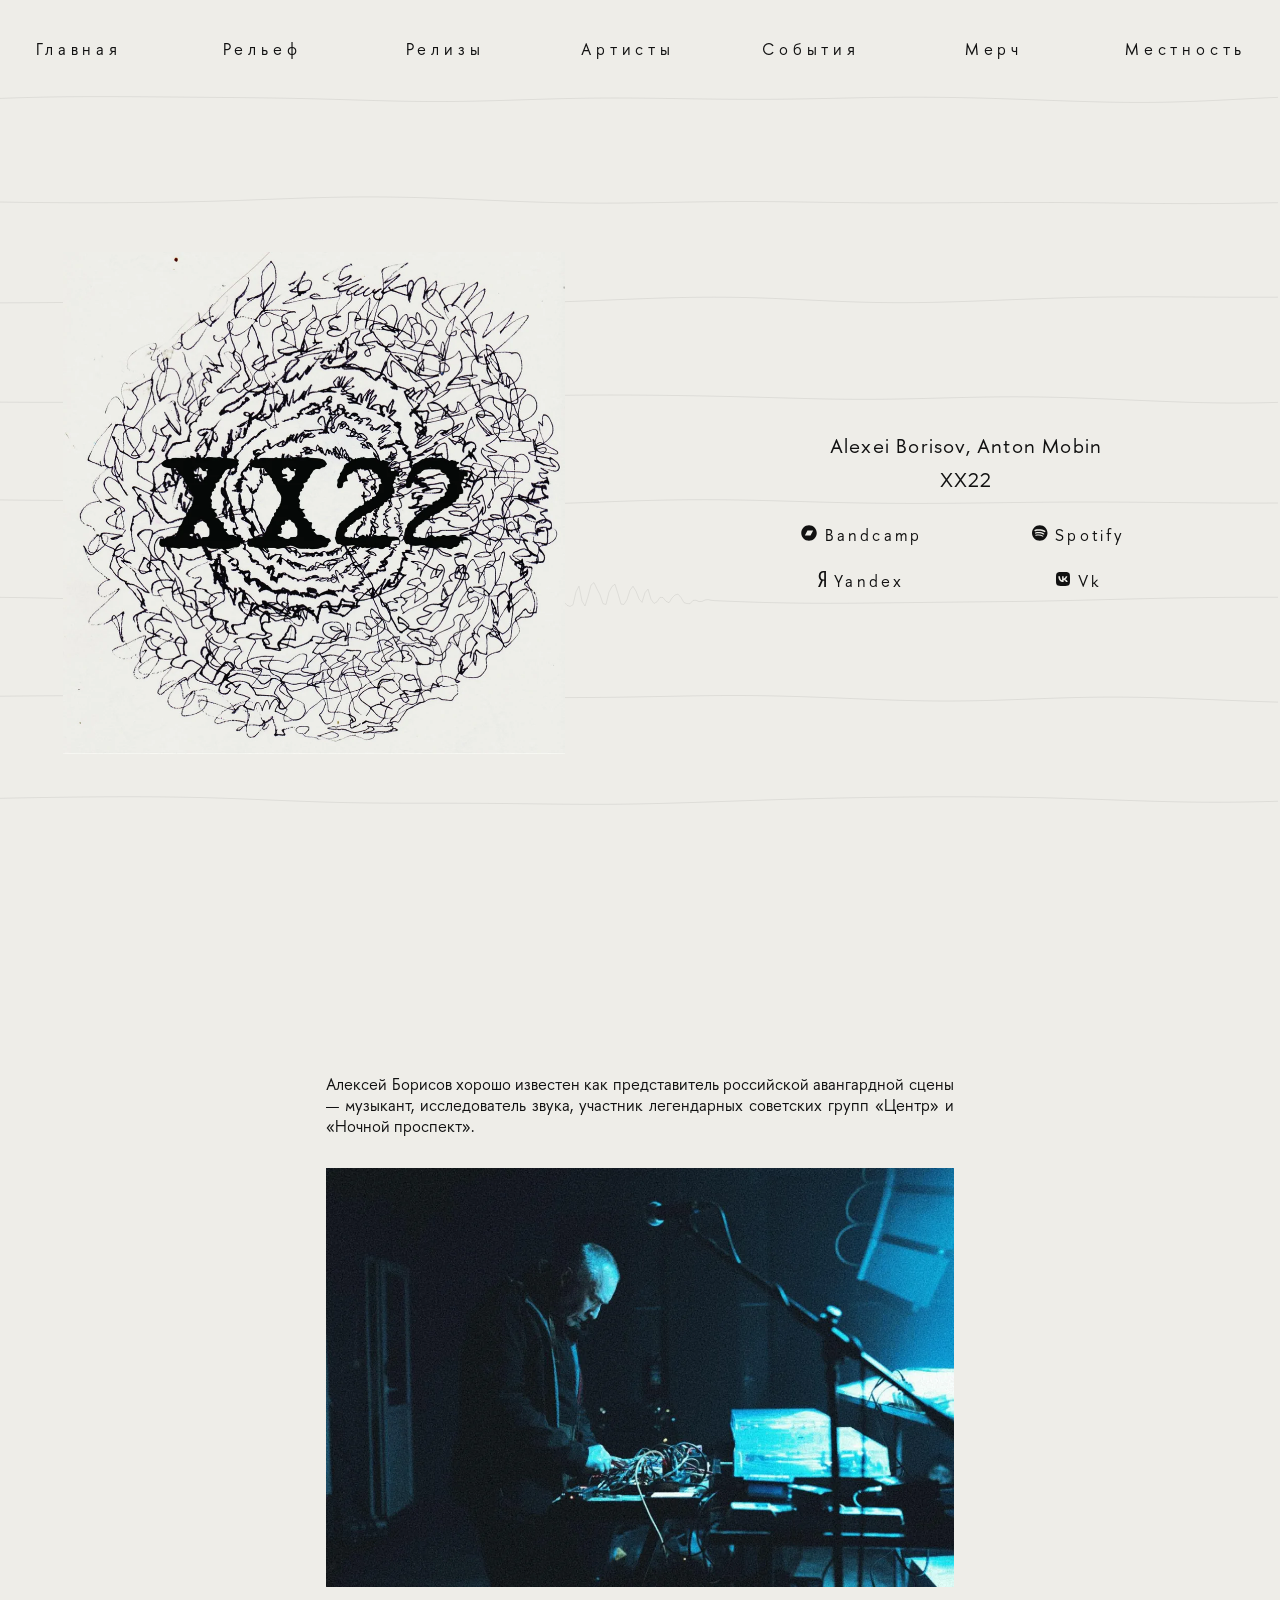
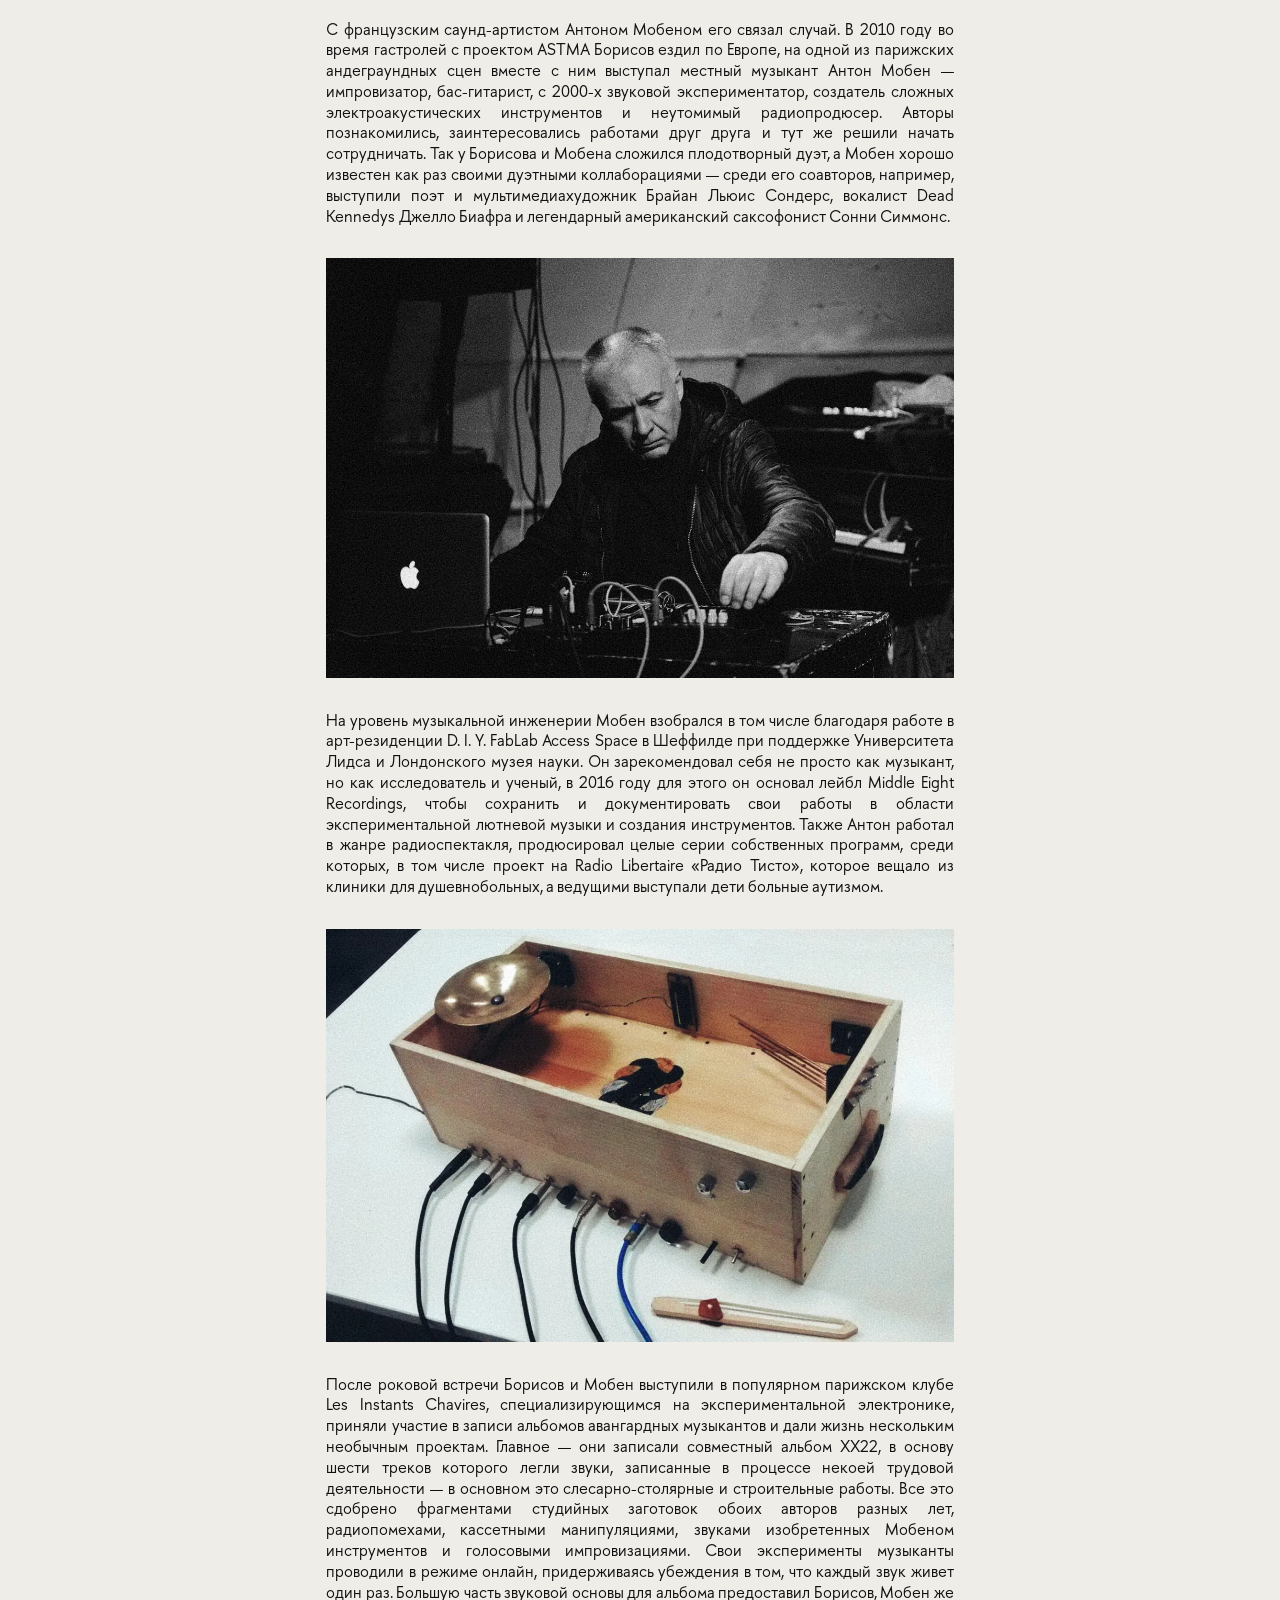
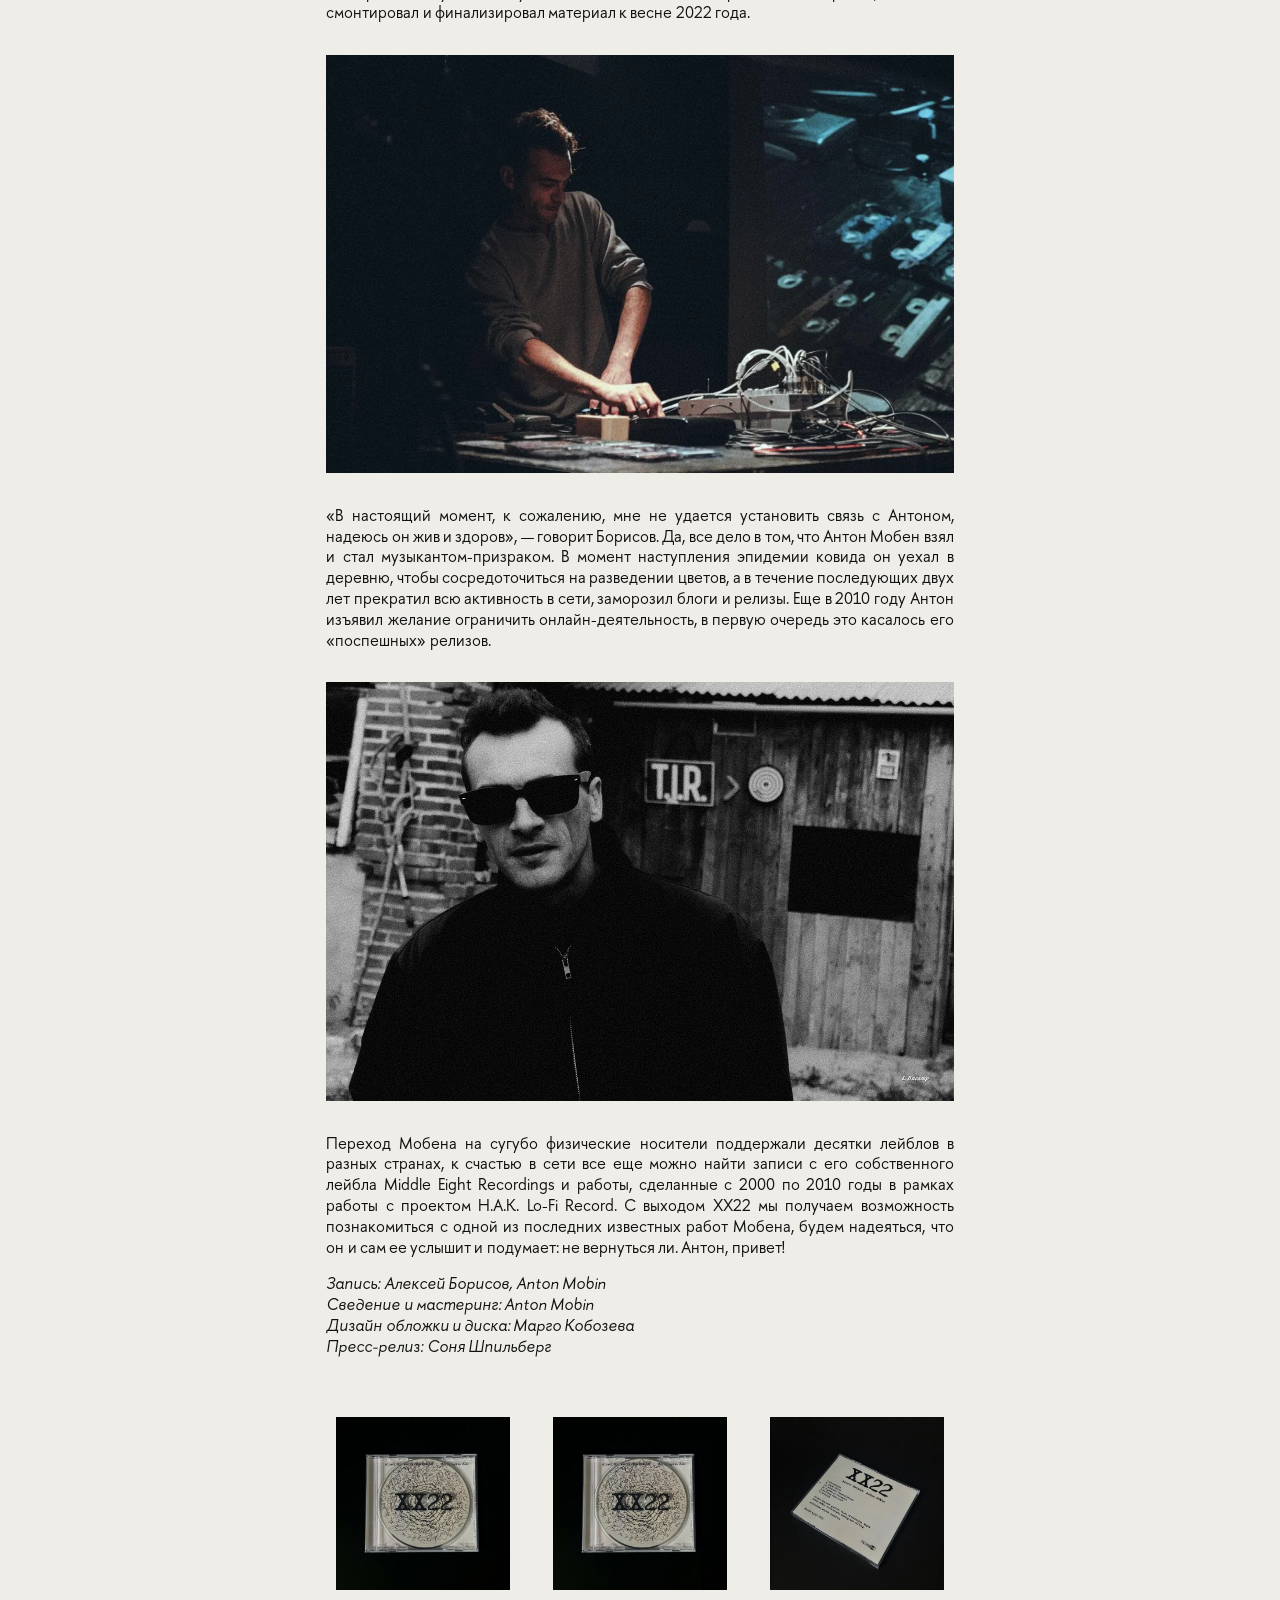
<file: releases/xx22/index.html>
<!DOCTYPE html><html  lang="en" class="relief-html"><head><meta charset="utf-8"><meta name="viewport" content="width=device-width, initial-scale=1"><title>Alexei Borisov, Anton Mobin — XX22</title><style>body{background-color:#000!important;margin:0;max-width:100%;overflow-x:hidden}#app,body{min-height:100vh}#app{font-weight:400;letter-spacing:.3em;-webkit-font-smoothing:antialiased;-moz-osx-font-smoothing:grayscale;color:#2c3e50;text-align:center}#nav{min-height:10vh;padding:30px}#nav a{color:#f5fafa;font-size:1em;font-weight:lighter}@media(max-width:768px){#nav a{letter-spacing:.1em}}#nav a.router-link-exact-active{color:#91a79d}.hamburger{cursor:pointer}.h80{min-height:80vh}.button{margin:8px}.fade-enter-active,.fade-leave-active{transition:opacity .5s}.fade-enter,.fade-leave-to{opacity:0}html{height:100%}html.relief-html{background-color:#eeede8!important}html.relief-html body{background-color:transparent!important}.home{background:linear-gradient(180deg,#000 0,#000 5%,transparent 10%,transparent 80%,#000 90%,#000),url(/static/lofi_background.webp) no-repeat 50% fixed!important;background-color:#000;background-size:100% 100%,cover}.logo{font-size:3em;font-weight:400;letter-spacing:.5em;margin-bottom:10%;text-align:center}@media(max-width:768px){.logo{font-size:2em;letter-spacing:.1em}}footer{bottom:0;left:0;min-height:10vh;padding:16px;width:100%}footer a.btn{font-size:1em}@media(max-width:768px){footer a.btn{font-size:.8em;letter-spacing:.1em}}</style><style>.relief-eeg[data-v-58de19c1]{height:100vh;inset:0;pointer-events:none;position:fixed;width:100vw;z-index:-1}</style><style>.hamburger-wrapper[data-v-c39f59b6]{display:flex}.desktop-menu[data-v-c39f59b6]{display:none}.desktop-menu-item[data-v-c39f59b6]{display:block;padding:0;width:10%}@media(min-width:958px){.hamburger-wrapper[data-v-c39f59b6],.mobile-menu[data-v-c39f59b6],.mobile-overlay[data-v-c39f59b6]{display:none!important}.desktop-menu[data-v-c39f59b6]{display:flex;flex-direction:row;gap:1rem;justify-content:flex-start;width:100%}}.hamburger-btn[data-v-c39f59b6]{background:none;border:none;cursor:pointer;padding:.5rem;position:relative;z-index:1001}.hamburger-icon[data-v-c39f59b6]{color:#fff;font-size:1.5rem;transition:transform .3s ease}.hamburger-btn.is-active .hamburger-icon[data-v-c39f59b6]{transform:rotate(90deg)}.mobile-overlay[data-v-c39f59b6]{-webkit-backdrop-filter:blur(4px);backdrop-filter:blur(4px);background:#000000b3;inset:0;position:fixed;z-index:999}.mobile-menu[data-v-c39f59b6]{background:linear-gradient(180deg,#141414fa,#0a0a0afa);box-shadow:-4px 0 20px #00000080;height:100vh;padding:5rem 1.5rem 2rem;position:fixed;right:0;top:0;width:280px;z-index:1000}.mobile-nav[data-v-c39f59b6]{display:flex;flex-direction:column;gap:.5rem}.mobile-nav-item[data-v-c39f59b6]{border-bottom:1px solid hsla(0,0%,100%,.1)}.mobile-nav-item[data-v-c39f59b6]:last-child{border-bottom:none}.mobile-link[data-v-c39f59b6]{color:#fff;display:block;font-family:NotoSans,sans-serif;font-size:1.1rem;letter-spacing:.15em;padding:1rem .5rem;text-decoration:none;transition:all .3s ease}.mobile-link.router-link-exact-active[data-v-c39f59b6],.mobile-link[data-v-c39f59b6]:hover{color:#91a79d;padding-left:1rem}.mobile-link.cocomat-font[data-v-c39f59b6]{font-family:Cocomat,sans-serif}.mobile-link.sister-link[data-v-c39f59b6]{margin-top:.5rem}.relief-theme .hamburger-icon[data-v-c39f59b6]{color:#000}.relief-theme .mobile-overlay[data-v-c39f59b6]{background:#eeede8b3}.relief-theme .mobile-menu[data-v-c39f59b6]{background:#eeede8;box-shadow:-4px 0 20px #0000001f}.relief-theme .mobile-nav-item[data-v-c39f59b6]{border-bottom-color:#0000001a}.relief-theme .mobile-link[data-v-c39f59b6]{color:#000}.relief-theme #nav a[data-v-c39f59b6]{color:#111}.relief-theme #nav a.router-link-exact-active[data-v-c39f59b6],.relief-theme .mobile-link.router-link-exact-active[data-v-c39f59b6]{color:#7d8f87}.fade-enter-active[data-v-c39f59b6],.fade-leave-active[data-v-c39f59b6]{transition:opacity .3s ease}.fade-enter-from[data-v-c39f59b6],.fade-leave-to[data-v-c39f59b6]{opacity:0}.slide-enter-active[data-v-c39f59b6],.slide-leave-active[data-v-c39f59b6]{transition:transform .3s ease}.slide-enter-from[data-v-c39f59b6],.slide-leave-to[data-v-c39f59b6]{transform:translate(100%)}</style><style>.relief-release[data-v-667117be],.relief-release a[data-v-667117be]{color:#111}.cover[data-v-667117be]{height:auto;max-width:80%}.relief-release h5[data-v-667117be]{font-weight:400;line-height:1.3}.release-name[data-v-667117be],.relief-release h5[data-v-667117be]{letter-spacing:.06em}.release-name a[data-v-667117be]{text-decoration:none}.release-name a[data-v-667117be]:hover{color:#7d8f87}.description[data-v-667117be]{font-family:var(--relief-font);margin:0 15%;text-align:justify}.social[data-v-667117be]{font-size:1em;text-decoration:none}.social[data-v-667117be],.store-link[data-v-667117be]{margin-left:.5em;vertical-align:middle}.store-link[data-v-667117be]{display:inline-block;letter-spacing:.2em}.gallery-photo[data-v-667117be]{display:block;height:auto;margin:0 auto;width:90%}.fill[data-v-667117be]{height:100%;min-height:90vh}</style><link rel="stylesheet" href="/_nuxt/entry.CvAKaAgn.css" crossorigin><link rel="preload" as="fetch" crossorigin="anonymous" href="/releases/xx22/_payload.json?85d0f3d5-90ee-4ded-a186-210b0059dc92"><link rel="modulepreload" as="script" crossorigin href="/_nuxt/DzOICe0I.js"><link rel="modulepreload" as="script" crossorigin href="/_nuxt/C4R9hXcV.js"><link rel="modulepreload" as="script" crossorigin href="/_nuxt/D-cOdGXp.js"><script type="module" src="/_nuxt/DzOICe0I.js" crossorigin></script><meta name="description" content="XX22 — Alexei Borisov, Anton Mobin"><meta name="format-detection" content="telephone=no"><meta property="og:site_name" content="Mestnost Records"><meta property="og:type" content="website"><meta property="og:image" content="https://mestnostrecords.com/static/relief/xx22_cover.webp"><meta property="og:locale" content="ru_RU"><meta name="twitter:card" content="summary_large_image"><link rel="icon" type="image/x-icon" href="/favicon.ico"><meta property="og:title" content="Alexei Borisov, Anton Mobin — XX22"></head><body><div id="__nuxt"><div id="app" class="relief-theme"><canvas class="relief-eeg" aria-hidden="true" data-v-58de19c1></canvas><div class="w-100" data-v-c39f59b6><div id="nav" class="row justify-content-between" data-v-c39f59b6><div class="hamburger-wrapper d-flex w-80 justify-content-end" data-v-c39f59b6><button class="hamburger-btn" aria-label="Toggle menu" data-v-c39f59b6><!----></button></div><!----><!----><div class="desktop-menu row justify-content-between" data-v-c39f59b6><!--[--><div class="desktop-menu-item" data-v-c39f59b6><a href="/" class="btn text-nowrap px-2" data-v-c39f59b6>Главная</a></div><div class="desktop-menu-item" data-v-c39f59b6><a href="/about" class="btn text-nowrap px-2 cocomat-font" data-v-c39f59b6>Рельеф</a></div><div class="desktop-menu-item" data-v-c39f59b6><a href="/releases" class="btn text-nowrap px-2" data-v-c39f59b6>Релизы</a></div><div class="desktop-menu-item" data-v-c39f59b6><a href="/artists" class="btn text-nowrap px-2" data-v-c39f59b6>Артисты</a></div><div class="desktop-menu-item" data-v-c39f59b6><a href="/events" class="btn text-nowrap px-2" data-v-c39f59b6>События</a></div><div class="desktop-menu-item" data-v-c39f59b6><a href="/merch" class="btn text-nowrap px-2" data-v-c39f59b6>Мерч</a></div><div class="desktop-menu-item" data-v-c39f59b6><a href="https://mestnostrecords.com" rel="noopener noreferrer" class="btn text-nowrap px-2 sister-link" data-v-c39f59b6>Местность</a></div><!--]--></div></div></div><div class="relief-release w-100" data-v-667117be><div class="row mb-5 fill d-flex" data-v-667117be><div class="col-12 col-md-6 align-self-center" data-v-667117be><img src="/static/relief/xx22_cover.webp" alt="Alexei Borisov, Anton Mobin - XX22" class="cover" data-v-667117be></div><div class="col-12 col-md-6 align-self-center" data-v-667117be><div class="mt-5" data-v-667117be><h5 class="release-name" data-v-667117be><!--[--><!--[--><!----><a href="/artists/alexei-borisov" class="" data-v-667117be>Alexei Borisov</a><!--]--><!--[--><span data-v-667117be>, </span><a href="/artists/anton-mobin" class="" data-v-667117be>Anton Mobin</a><!--]--><!--]--></h5><h5 data-v-667117be>XX22</h5><div data-v-667117be><!--[--><div class="store-link col-12 col-lg-4 col-md-6 mt-5 text-nowrap" data-v-667117be><span data-v-667117be></span><a href="https://mestnost.bandcamp.com/album/relief-xx22" target="_blank" class="social" data-v-667117be>Bandcamp</a></div><div class="store-link col-12 col-lg-4 col-md-6 mt-5 text-nowrap" data-v-667117be><span data-v-667117be></span><a href="https://open.spotify.com/album/6CPayKL9vywOjDr8UXwGQ2" target="_blank" class="social" data-v-667117be>Spotify</a></div><div class="store-link col-12 col-lg-4 col-md-6 mt-5 text-nowrap" data-v-667117be><span data-v-667117be></span><a href="https://music.yandex.com/album/44612572" target="_blank" class="social" data-v-667117be>Yandex</a></div><div class="store-link col-12 col-lg-4 col-md-6 mt-5 text-nowrap" data-v-667117be><span data-v-667117be></span><a href="https://vk.ru/music/playlist/-2000765895_29765895_213c1321792669ac53" target="_blank" class="social" data-v-667117be>Vk</a></div><!--]--></div></div></div></div><div class="row mb-5 mt-5" data-v-667117be><div class="col-md-6 offset-md-2 bandcamp-player" data-v-667117be><iframe style="border:0;width:100%;height:120px;" src="https://bandcamp.com/EmbeddedPlayer/album=1885081568/size=large/bgcol=ffffff/linkcol=0687f5/tracklist=false/artwork=small/transparent=true/" title="Alexei Borisov, Anton Mobin — XX22" seamless data-v-667117be></iframe></div></div><div class="row mb-5 mt-5" data-v-667117be><div class="col-md-12" data-v-667117be><div class="description mb-5" lang="ru" data-v-667117be><!--[--><!--[--><p data-v-667117be>Алексей Борисов хорошо известен как представитель российской авангардной сцены — музыкант, исследователь звука, участник легендарных советских групп «Центр» и «Ночной проспект».</p><!--]--><!--[--><img src="/static/relief/borisov_live_relief.webp" srcset="/static/relief/borisov_live_relief_600.webp 600w, /static/relief/borisov_live_relief.webp 1200w" sizes="(max-width: 768px) 90vw, 70vw" alt="Алексей Борисов на концерте" class="description-photo" loading="lazy" data-v-667117be><!--]--><!--[--><p data-v-667117be>С французским саунд-артистом Антоном Мобеном его связал случай. В 2010 году во время гастролей с проектом ASTMA Борисов ездил по Европе, на одной из парижских андеграундных сцен вместе с ним выступал местный музыкант Антон Мобен — импровизатор, бас-гитарист, с 2000-х звуковой экспериментатор, создатель сложных электроакустических инструментов и неутомимый радиопродюсер. Авторы познакомились, заинтересовались работами друг друга и тут же решили начать сотрудничать. Так у Борисова и Мобена сложился плодотворный дуэт, а Мобен хорошо известен как раз своими дуэтными коллаборациями — среди его соавторов, например, выступили поэт и мультимедиахудожник Брайан Льюис Сондерс, вокалист Dead Kennedys Джелло Биафра и легендарный американский саксофонист Сонни Симмонс.</p><!--]--><!--[--><img src="/static/relief/borisov_face_relief.webp" srcset="/static/relief/borisov_face_relief_600.webp 600w, /static/relief/borisov_face_relief.webp 1200w" sizes="(max-width: 768px) 90vw, 70vw" alt="Алексей Борисов" class="description-photo" loading="lazy" data-v-667117be><!--]--><!--[--><p data-v-667117be>На уровень музыкальной инженерии Мобен взобрался в том числе благодаря работе в арт-резиденции D. I. Y. FabLab Access Space в Шеффилде при поддержке Университета Лидса и Лондонского музея науки. Он зарекомендовал себя не просто как музыкант, но как исследователь и ученый, в 2016 году для этого он основал лейбл Middle Eight Recordings, чтобы сохранить и документировать свои работы в области экспериментальной лютневой музыки и создания инструментов. Также Антон работал в жанре радиоспектакля, продюсировал целые серии собственных программ, среди которых, в том числе проект на Radio Libertaire «Радио Тисто», которое вещало из клиники для душевнобольных, а ведущими выступали дети больные аутизмом.</p><!--]--><!--[--><img src="/static/relief/anton_mobin_instrument_relief.webp" srcset="/static/relief/anton_mobin_instrument_relief_600.webp 600w, /static/relief/anton_mobin_instrument_relief.webp 1200w" sizes="(max-width: 768px) 90vw, 70vw" alt="Инструмент Антона Мобена" class="description-photo" loading="lazy" data-v-667117be><!--]--><!--[--><p data-v-667117be>После роковой встречи Борисов и Мобен выступили в популярном парижском клубе Les Instants Chavires, специализирующимся на экспериментальной электронике, приняли участие в записи альбомов авангардных музыкантов и дали жизнь нескольким необычным проектам. Главное — они записали совместный альбом ХХ22, в основу шести треков которого легли звуки, записанные в процессе некоей трудовой деятельности — в основном это слесарно-столярные и строительные работы. Все это сдобрено фрагментами студийных заготовок обоих авторов разных лет, радиопомехами, кассетными манипуляциями, звуками изобретенных Мобеном инструментов и голосовыми импровизациями. Свои эксперименты музыканты проводили в режиме онлайн, придерживаясь убеждения в том, что каждый звук живет один раз. Большую часть звуковой основы для альбома предоставил Борисов, Мобен же смонтировал и финализировал материал к весне 2022 года.</p><!--]--><!--[--><img src="/static/relief/anton_mobin_live_relief.webp" srcset="/static/relief/anton_mobin_live_relief_600.webp 600w, /static/relief/anton_mobin_live_relief.webp 1200w" sizes="(max-width: 768px) 90vw, 70vw" alt="Антон Мобен на концерте" class="description-photo" loading="lazy" data-v-667117be><!--]--><!--[--><p data-v-667117be>«В настоящий момент, к сожалению, мне не удается установить связь с Антоном, надеюсь он жив и здоров», — говорит Борисов. Да, все дело в том, что Антон Мобен взял и стал музыкантом-призраком. В момент наступления эпидемии ковида он уехал в деревню, чтобы сосредоточиться на разведении цветов, а в течение последующих двух лет прекратил всю активность в сети, заморозил блоги и релизы. Еще в 2010 году Антон изъявил желание ограничить онлайн-деятельность, в первую очередь это касалось его «поспешных» релизов.</p><!--]--><!--[--><img src="/static/relief/anton_mobin_face_relief.webp" srcset="/static/relief/anton_mobin_face_relief_600.webp 600w, /static/relief/anton_mobin_face_relief.webp 1200w" sizes="(max-width: 768px) 90vw, 70vw" alt="Антон Мобен" class="description-photo" loading="lazy" data-v-667117be><!--]--><!--[--><p data-v-667117be>Переход Мобена на сугубо физические носители поддержали десятки лейблов в разных странах, к счастью в сети все еще можно найти записи с его собственного лейбла Middle Eight Recordings и работы, сделанные с 2000 по 2010 годы в рамках работы с проектом H.A.K. Lo-Fi Record. С выходом ХХ22 мы получаем возможность познакомиться с одной из последних известных работ Мобена, будем надеяться, что он и сам ее услышит и подумает: не вернуться ли. Антон, привет!</p><!--]--><!--]--><p class="credits" data-v-667117be><!--[--><!--[--><i data-v-667117be>Запись: Алексей Борисов, Anton Mobin</i><br data-v-667117be><!--]--><!--[--><i data-v-667117be>Сведение и мастеринг: Anton Mobin</i><br data-v-667117be><!--]--><!--[--><i data-v-667117be>Дизайн обложки и диска: Марго Кобозева</i><br data-v-667117be><!--]--><!--[--><i data-v-667117be>Пресс-релиз: Соня Шпильберг</i><br data-v-667117be><!--]--><!--]--></p></div></div></div><div class="row mb-5" data-v-667117be><!--[--><div class="col-md-4 mt-5" data-v-667117be><img src="/static/relief/xx22_cd_relief.webp" srcset="/static/relief/xx22_cd_relief_600.webp 600w, /static/relief/xx22_cd_relief.webp 1200w" sizes="(max-width: 768px) 90vw, 30vw" alt="XX22 CD" class="gallery-photo" loading="lazy" data-v-667117be></div><div class="col-md-4 mt-5" data-v-667117be><img src="/static/relief/xx22_cd_2_relief.webp" srcset="/static/relief/xx22_cd_2_relief_600.webp 600w, /static/relief/xx22_cd_2_relief.webp 1200w" sizes="(max-width: 768px) 90vw, 30vw" alt="XX22 CD" class="gallery-photo" loading="lazy" data-v-667117be></div><div class="col-md-4 mt-5" data-v-667117be><img src="/static/relief/xx22_cd_3_relief.webp" srcset="/static/relief/xx22_cd_3_relief_600.webp 600w, /static/relief/xx22_cd_3_relief.webp 1200w" sizes="(max-width: 768px) 90vw, 30vw" alt="XX22 CD" class="gallery-photo" loading="lazy" data-v-667117be></div><!--]--></div></div></div></div><div id="teleports"></div><script>window.__NUXT__={};window.__NUXT__.config={public:{yandexMetrikaId:"73630327",siteUrl:"https://mestnostrecords.com",reliefSite:true},app:{baseURL:"/",buildId:"85d0f3d5-90ee-4ded-a186-210b0059dc92",buildAssetsDir:"/_nuxt/",cdnURL:""}}</script><script type="application/json" data-nuxt-data="nuxt-app" data-ssr="true" id="__NUXT_DATA__" data-src="/releases/xx22/_payload.json?85d0f3d5-90ee-4ded-a186-210b0059dc92">[{"state":1,"once":3,"_errors":4,"serverRendered":6,"path":7,"prerenderedAt":8},["Reactive",2],{},["Set"],["ShallowReactive",5],{},true,"/releases/xx22",1794853928026]</script></body></html>
</file>
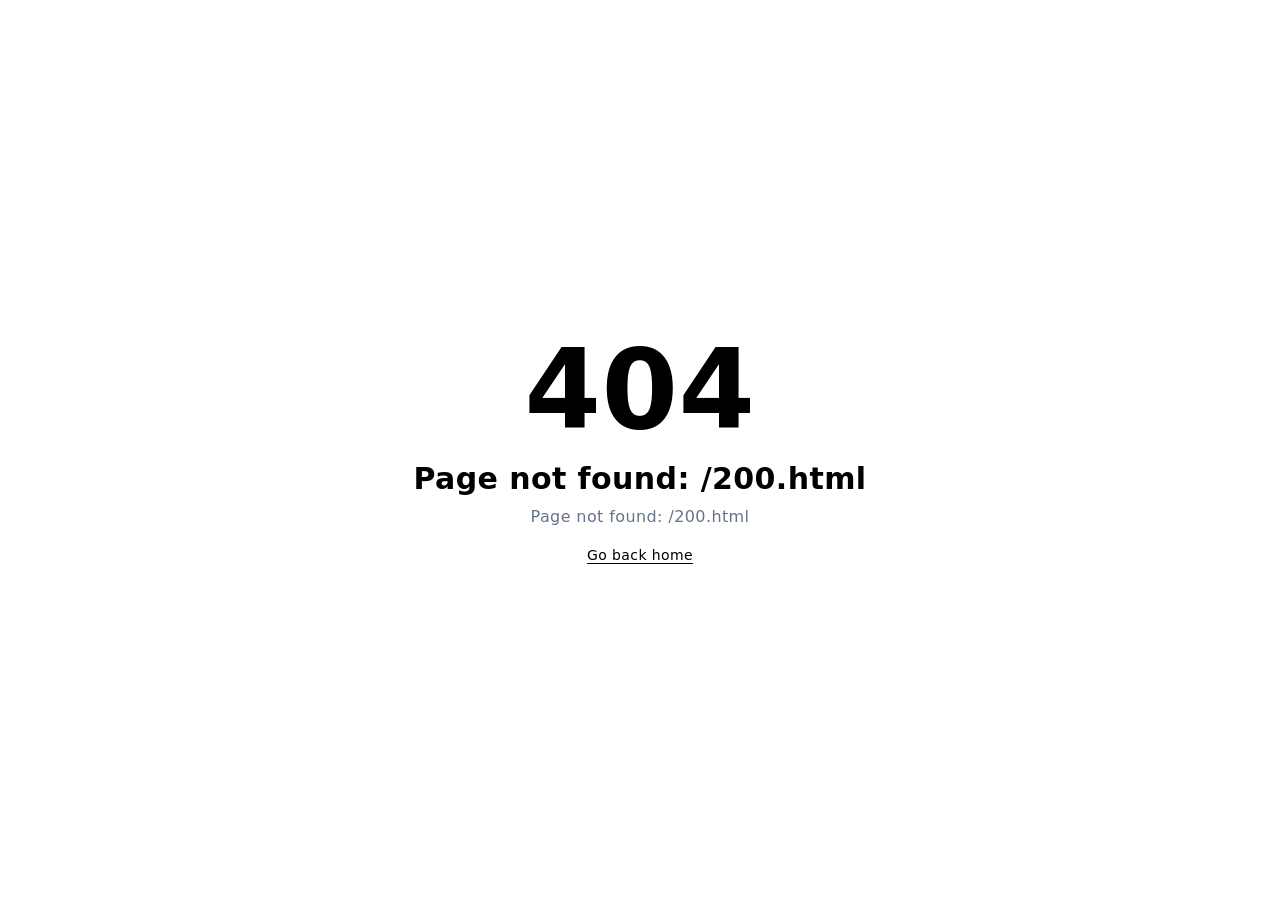
<file: 200.html>
<!DOCTYPE html><html  lang="en"><head><meta charset="utf-8"><meta name="viewport" content="width=device-width, initial-scale=1"><title>Mestnost Records</title><link rel="stylesheet" href="/_nuxt/entry.CvAKaAgn.css" crossorigin><link rel="modulepreload" as="script" crossorigin href="/_nuxt/DzOICe0I.js"><script type="module" src="/_nuxt/DzOICe0I.js" crossorigin></script><meta hid="description" name="description" content="Московский лейбл «Местность»"><meta name="format-detection" content="telephone=no"><meta property="og:site_name" content="Mestnost Records"><meta property="og:type" content="website"><meta property="og:image" content="https://mestnostrecords.com/static/mestnost_og_default.jpg"><meta property="og:locale" content="ru_RU"><meta name="twitter:card" content="summary_large_image"><link rel="icon" type="image/x-icon" href="/favicon.ico"><script id="unhead:payload" type="application/json">{"title":"Mestnost Records"}</script></head><body><div id="__nuxt"></div><div id="teleports"></div><script>window.__NUXT__={};window.__NUXT__.config={public:{yandexMetrikaId:"73630327",siteUrl:"https://mestnostrecords.com",reliefSite:true},app:{baseURL:"/",buildId:"85d0f3d5-90ee-4ded-a186-210b0059dc92",buildAssetsDir:"/_nuxt/",cdnURL:""}}</script><script type="application/json" data-nuxt-data="nuxt-app" data-ssr="false" id="__NUXT_DATA__">[{"prerenderedAt":1,"serverRendered":2},1794853927897,false]</script></body></html>
</file>
